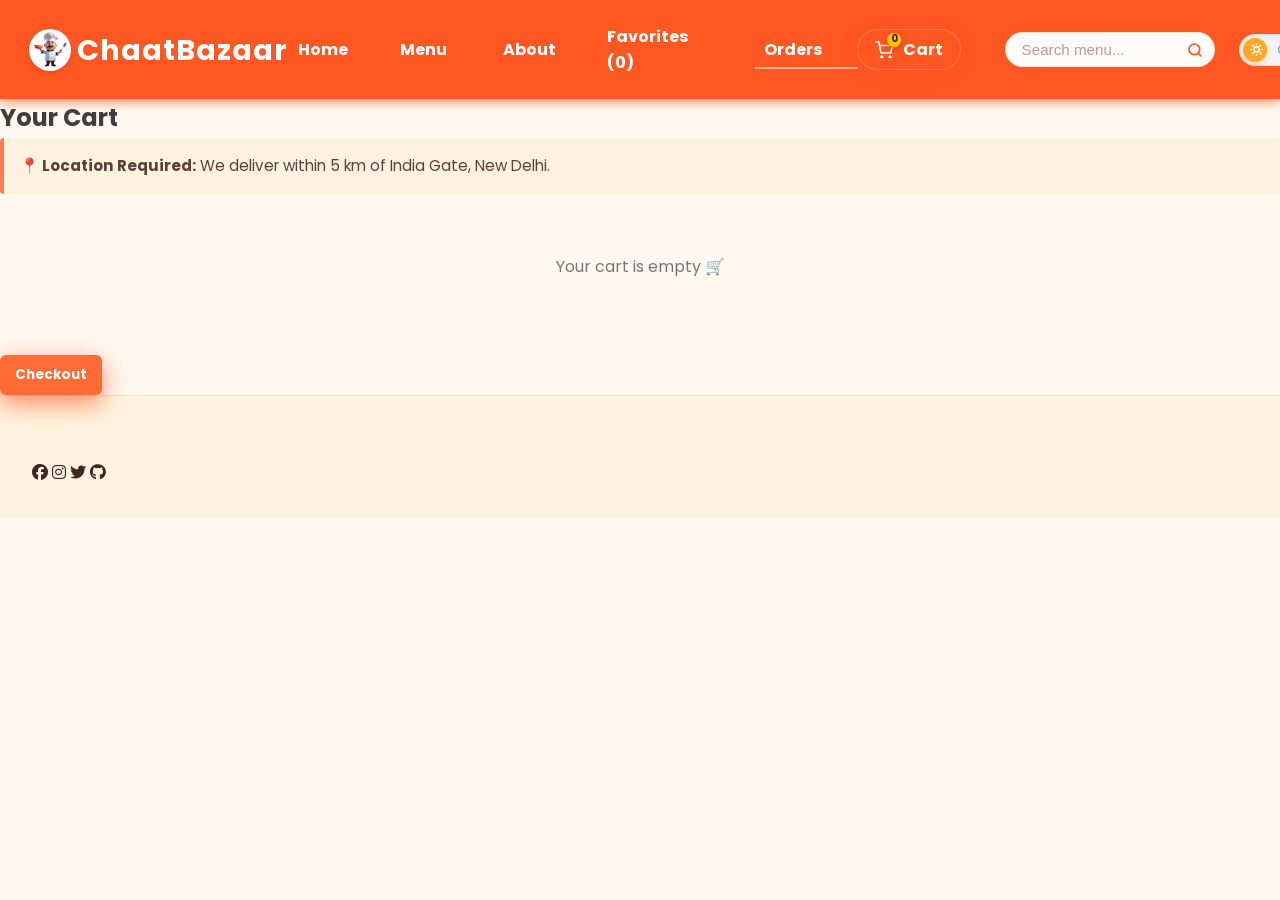
<file: cart.html>
<!DOCTYPE html>
<html lang="en">

<head>
  <meta charset="UTF-8">
  <meta name="viewport" content="width=device-width, initial-scale=1.0">
  <title>Cart - ChaatBazar</title>

  <link rel="stylesheet" href="https://cdnjs.cloudflare.com/ajax/libs/font-awesome/6.5.1/css/all.min.css" />
  <link rel="stylesheet" href="css/style.css">
  <link rel="stylesheet" href="css/delivery-tracker.css">
  <link rel="icon" href="favicon.png" type="image/png" />

  <style>
    .cart-item {
      display: flex;
      justify-content: space-between;
      align-items: center;
      padding: 12px;
      border-bottom: 1px solid #ddd;
    }

    .cart-controls button {
      margin: 0 4px;
      padding: 6px 10px;
      cursor: pointer;
      border: none;
      border-radius: 5px;
      background: #ff6b35;
      color: white;
    }

    #total-price {
      font-size: 20px;
      font-weight: bold;
      margin-top: 20px;
    }

    #checkout-btn {
      margin-top: 20px;
      padding: 10px 15px;
      background: #ff6b35;
      color: white;
      border: none;
      cursor: pointer;
      border-radius: 6px;
    }

    .empty-cart {
      text-align: center;
      color: #777;
      padding: 20px;
    }
  </style>
</head>

<body>

<header>
  <div class="header-inner container" role="banner">
    <a href="index.html" class="logo" aria-label="ChaatBazaar Home"><img src="img/logo.png" alt="ChaatBazaar Logo" class="navbar-logo-img" />ChaatBazaar</a>
    <nav role="navigation" aria-label="Primary Navigation">
      <a href="index.html" class="nav-link">Home</a>
      <div class="dropdown" tabindex="0" aria-haspopup="true" aria-expanded="false">
        <a href="menu.html" class="dropdown-toggle nav-link">Menu</a>
        <div class="dropdown-menu" role="menu" aria-label="Menu Categories">
          <a href="menu.html" role="menuitem" tabindex="-1" onclick="filterCategory('All')">All</a>
          <a href="menu.html" role="menuitem" tabindex="-1" onclick="filterCategory('Snacks')">Snacks</a>
          <a href="menu.html" role="menuitem" tabindex="-1" onclick="filterCategory('Chaat')">Chaat</a>
          <a href="menu.html" role="menuitem" tabindex="-1" onclick="filterCategory('Beverages')">Beverages</a>
        </div>
      </div>
      <a href="about.html" class="nav-link">About</a>
      <a href="favorites.html" class="nav-link">Favorites (<span id="fav-count">0</span>)</a>
      <a href="orders.html" class="nav-link">Orders</a>
      <a href="cart.html" class="nav-link cart-btn-modern active" id="cart-open-btn" aria-label="Cart">
        <span class="cart-icon-wrapper">
          <svg xmlns="http://www.w3.org/2000/svg" viewBox="0 0 24 24" fill="none" stroke="currentColor" stroke-width="2.2" stroke-linecap="round" stroke-linejoin="round" class="cart-svg-icon"><circle cx="9" cy="21" r="1"></circle><circle cx="20" cy="21" r="1"></circle><path d="M1 1h4l2.68 13.39a2 2 0 0 0 2 1.61h9.72a2 2 0 0 0 2-1.61L23 6H6"></path></svg>
          <span id="cart-count" class="cart-badge">0</span>
        </span>
        <span class="cart-text">Cart</span>
      </a>
      <div class="search-bar" role="search">
        <input type="search" placeholder="Search menu..." aria-label="Search menu" id="search-input" autocomplete="off" />
        <button aria-label="Search" id="search-btn">
          <svg xmlns="http://www.w3.org/2000/svg" viewBox="0 0 24 24" fill="none" stroke="currentColor" stroke-width="2.5" stroke-linecap="round" stroke-linejoin="round" class="search-svg"><circle cx="11" cy="11" r="8"></circle><line x1="21" y1="21" x2="16.65" y2="16.65"></line></svg>
        </button>
        <div class="search-suggestions" id="search-suggestions" style="display: none;"></div>
      </div>
      <button id="theme-toggle" class="theme-toggle" aria-label="Toggle Theme">
        <span class="theme-toggle-track">
          <span class="theme-toggle-icon sun-icon">
            <svg xmlns="http://www.w3.org/2000/svg" viewBox="0 0 24 24" fill="none" stroke="currentColor" stroke-linecap="round" stroke-linejoin="round"><circle cx="12" cy="12" r="5"></circle><line x1="12" y1="1" x2="12" y2="3"></line><line x1="12" y1="21" x2="12" y2="23"></line><line x1="4.22" y1="4.22" x2="5.64" y2="5.64"></line><line x1="18.36" y1="18.36" x2="19.78" y2="19.78"></line><line x1="1" y1="12" x2="3" y2="12"></line><line x1="21" y1="12" x2="23" y2="12"></line><line x1="4.22" y1="19.78" x2="5.64" y2="18.36"></line><line x1="18.36" y1="5.64" x2="19.78" y2="4.22"></line></svg>
          </span>
          <span class="theme-toggle-icon moon-icon">
            <svg xmlns="http://www.w3.org/2000/svg" viewBox="0 0 24 24" fill="none" stroke="currentColor" stroke-linecap="round" stroke-linejoin="round"><path d="M21 12.79A9 9 0 1 1 11.21 3 7 7 0 0 0 21 12.79z"></path></svg>
          </span>
          <span class="theme-toggle-thumb"></span>
        </span>
      </button>
      <div id="authNavItem" class="auth-nav-item">
        <a href="login.html" class="login-btn-nav">Login</a>
      </div>
    </nav>
  </div>
</header>

<section class="cart-page">
  <h1>Your Cart</h1>

  <div class="delivery-info" style="background:#fff3e0;border-left:4px solid #FF7B54;padding:1rem;margin-bottom:1.5rem;border-radius:4px;">
    <p style="margin:0;color:#5d4037;font-size:0.95rem;">
      <strong>📍 Location Required:</strong> We deliver within 5 km of India Gate, New Delhi.
    </p>
  </div>

  <div id="cart-items"></div>

  <p id="total-price"></p>

  <button id="checkout-btn">Checkout</button>
</section>

<footer>
  <div class="social-icons">
    <a href="#"><i class="fa-brands fa-facebook"></i></a>
    <a href="#"><i class="fa-brands fa-instagram"></i></a>
    <a href="#"><i class="fa-brands fa-twitter"></i></a>
    <a href="#"><i class="fa-brands fa-github"></i></a>
  </div>
</footer>

<!-- ================= CART MANAGER (IMPORTANT: LOAD FIRST) ================= -->
<script src="js/cart-manager.js"></script>

<!-- ================= CART UI LOGIC ================= -->
<script>
  function renderCart() {
    const container = document.getElementById("cart-items");
    const totalEl = document.getElementById("total-price");

    const items = window.cartManager.getItems();

    container.innerHTML = "";

    if (!items || items.length === 0) {
      container.innerHTML = `<p class="empty-cart">Your cart is empty 🛒</p>`;
      totalEl.innerText = "";
      return;
    }

    items.forEach((cartItem) => {
      container.innerHTML += `
        <div class="cart-item">

          <div>
            <b>${cartItem.item.name}</b><br/>
            <small>₹${cartItem.item.price} × ${cartItem.quantity}</small>
          </div>

          <div class="cart-controls">
            <button onclick="window.cartManager.decreaseQuantity('${cartItem.item.id}')">-</button>
            <button onclick="window.cartManager.increaseQuantity('${cartItem.item.id}')">+</button>
            <button onclick="window.cartManager.removeItem('${cartItem.item.id}')">Remove</button>
          </div>

        </div>
      `;
    });

    totalEl.innerText =
      "Total: ₹" + window.cartManager.getTotalPrice();
  }

  // Initial render
  window.addEventListener("load", renderCart);

  // Live update when cart changes
  window.cartManager.subscribe(renderCart);
</script>

<!-- Optional scripts -->
<script src="js/accessibility.js"></script>
<script src="js/geolocation.js"></script>
<script src="js/sanitization.js"></script>
<script src="js/loyalty.js"></script>
<script src="js/translations.js"></script>
<script src="js/i18n.js"></script>
<script src="js/main.js"></script>
<script src="js/delivery-tracker.js"></script>

</body>
</html>
</file>
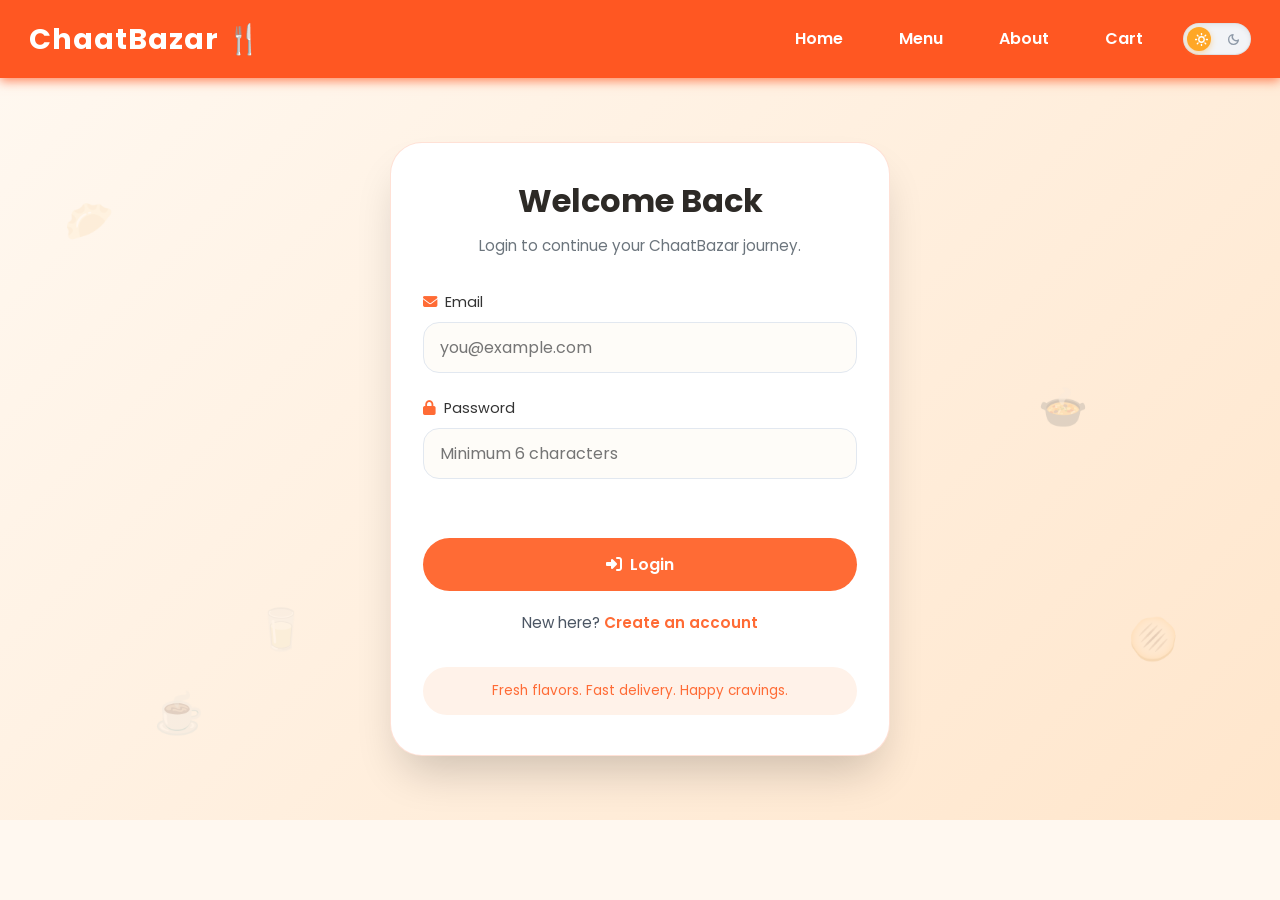
<file: dashboard.html>
<!DOCTYPE html>
<html lang="en">
<head>
  <meta charset="UTF-8" />
  <meta name="viewport" content="width=device-width, initial-scale=1.0" />
  <title>Dashboard | ChaatBazar</title>
  <link rel="preconnect" href="https://fonts.googleapis.com" />
  <link rel="preconnect" href="https://fonts.gstatic.com" crossorigin />
  <link href="https://fonts.googleapis.com/css2?family=Poppins:wght@400;500;600;700&display=swap" rel="stylesheet" />
  <link rel="stylesheet" href="https://cdnjs.cloudflare.com/ajax/libs/font-awesome/6.5.1/css/all.min.css" />
  <link rel="stylesheet" href="css/style.css" />
  <link rel="stylesheet" href="css/auth.css" />
  <link rel="icon" href="favicon.png" type="image/png" />
</head>
<body data-page-type="dashboard">
  <header>
    <div class="header-inner container" role="banner">
      <a href="index.html" class="logo" aria-label="ChaatBazar Home">ChaatBazar 🍴</a>
      <nav role="navigation" aria-label="Primary Navigation">
        <a href="index.html" class="nav-link">Home</a>
        <a href="menu.html" class="nav-link">Menu</a>
        <a href="index.html#about" class="nav-link">About</a>
        <a href="orders.html" class="nav-link">Orders</a>
        <a href="cart.html" class="nav-link">Cart</a>
        <button id="theme-toggle" class="theme-toggle" aria-label="Toggle Theme">
          <span class="theme-toggle-track">
            <span class="theme-toggle-icon sun-icon">
              <svg xmlns="http://www.w3.org/2000/svg" viewBox="0 0 24 24" fill="none" stroke="currentColor" stroke-linecap="round" stroke-linejoin="round"><circle cx="12" cy="12" r="5"></circle><line x1="12" y1="1" x2="12" y2="3"></line><line x1="12" y1="21" x2="12" y2="23"></line><line x1="4.22" y1="4.22" x2="5.64" y2="5.64"></line><line x1="18.36" y1="18.36" x2="19.78" y2="19.78"></line><line x1="1" y1="12" x2="3" y2="12"></line><line x1="21" y1="12" x2="23" y2="12"></line><line x1="4.22" y1="19.78" x2="5.64" y2="18.36"></line><line x1="18.36" y1="5.64" x2="19.78" y2="4.22"></line></svg>
            </span>
            <span class="theme-toggle-icon moon-icon">
              <svg xmlns="http://www.w3.org/2000/svg" viewBox="0 0 24 24" fill="none" stroke="currentColor" stroke-linecap="round" stroke-linejoin="round"><path d="M21 12.79A9 9 0 1 1 11.21 3 7 7 0 0 0 21 12.79z"></path></svg>
            </span>
            <span class="theme-toggle-thumb"></span>
          </span>
        </button>
        <div id="authNavItem" class="auth-nav-item">
          <a href="login.html" class="login-btn-nav">Login</a>
        </div>
      </nav>
    </div>
  </header>

  <main class="auth-main" role="main" aria-label="Dashboard page">
    <div class="food-animation-bg" aria-hidden="true">
      <span class="floating-food samosa">🥟</span>
      <span class="floating-food pani-puri">🫓</span>
      <span class="floating-food chaat">🍲</span>
      <span class="floating-food chai">☕</span>
      <span class="floating-food lassi">🥛</span>
    </div>

    <section class="auth-wrapper">
      <div class="dashboard-card">
        <div class="dashboard-page-header">
          <div class="dashboard-eyebrow">Dashboard</div>
          <h2>Dashboard - Coming Soon</h2>
          <p>Hi, <span id="dashboard-user-name">User</span>.</p>
        </div>

        <div class="dashboard-message">
          <strong>Coming Soon:</strong> this area will hold order history, saved preferences, rewards, and quick actions for your account.
        </div>

        <div class="profile-actions">
          <a href="profile.html" class="profile-action-link">View Profile</a>
          <a href="index.html" class="profile-action-link secondary">Back to Home</a>
        </div>
      </div>
    </section>
  </main>

  <script src="js/auth.js"></script>
</body>
</html>
</file>
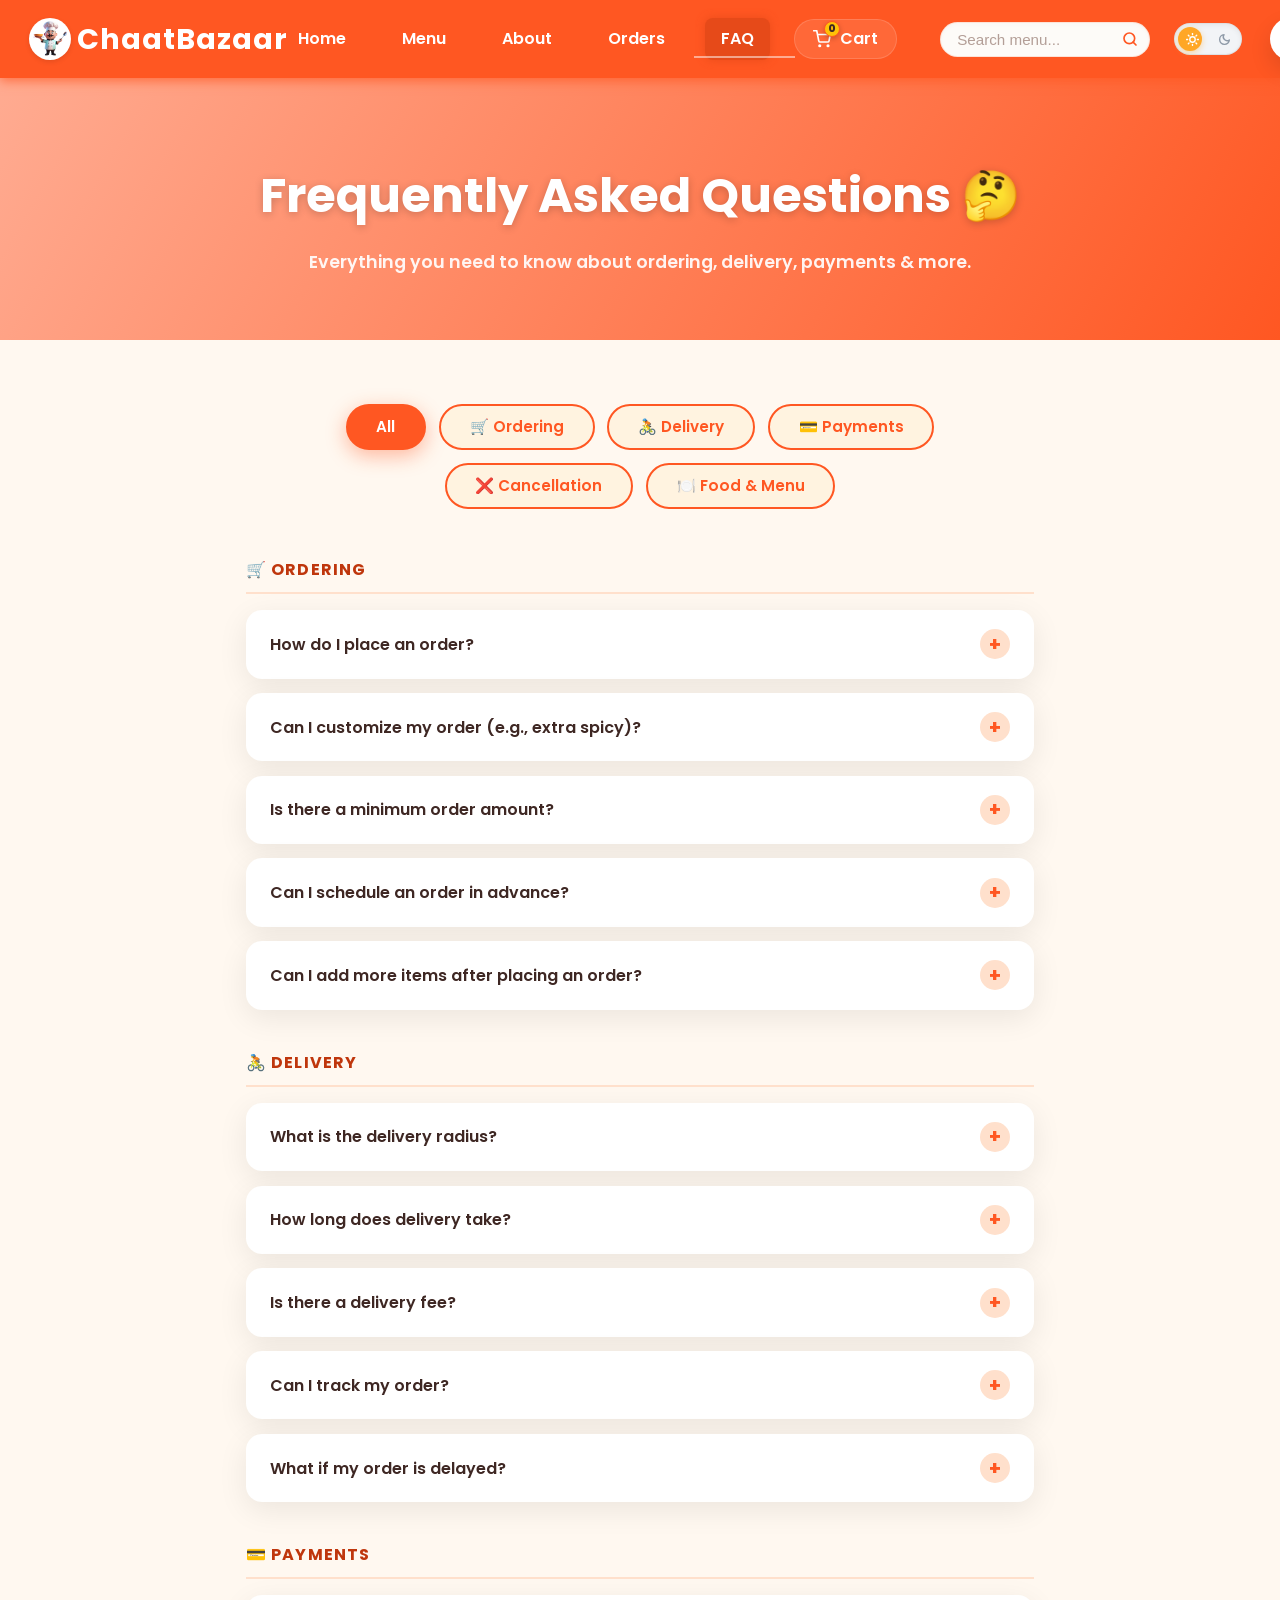
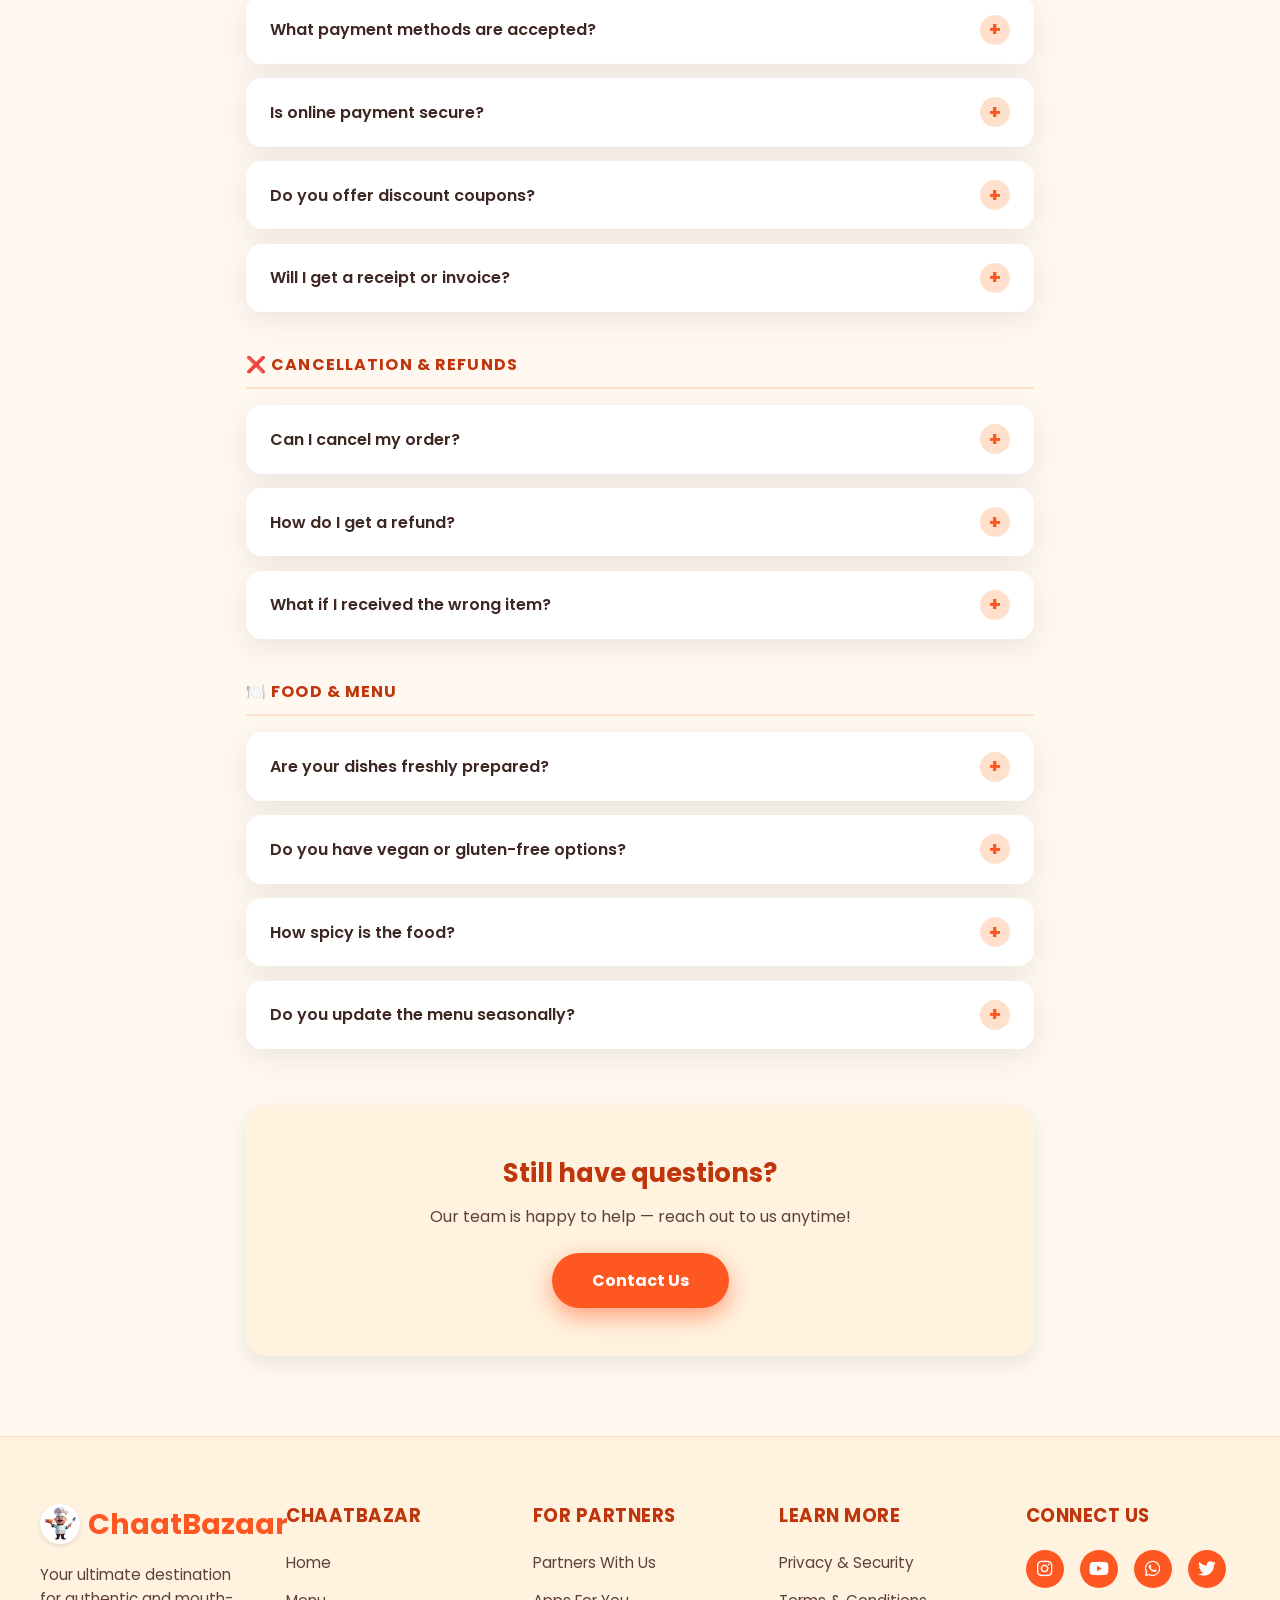
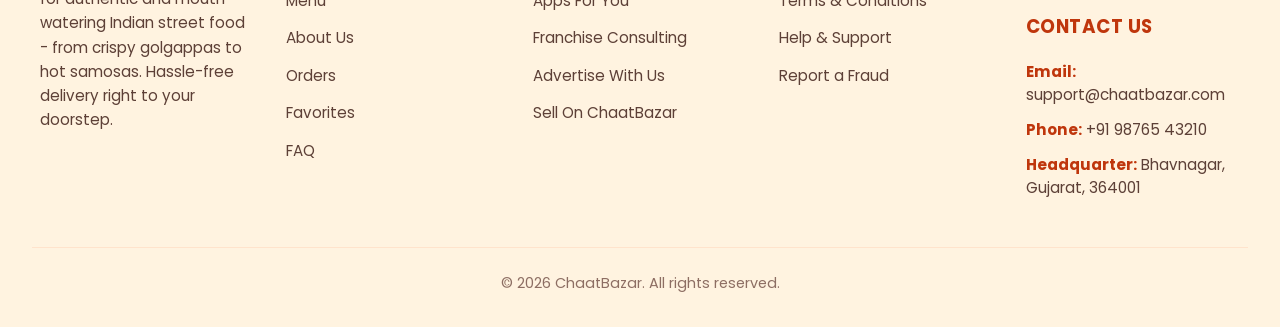
<file: faq.html>
<!DOCTYPE html>
<html lang="en">
<head>
  <meta charset="UTF-8" />
  <meta name="viewport" content="width=device-width, initial-scale=1" />
  <title>FAQ - ChaatBazaar</title>
  <meta name="description" content="Frequently asked questions about ChaatBazaar – ordering, delivery, payments, cancellation, and more." />

  <!-- Same fonts & icons as rest of site -->
  <link href="https://fonts.googleapis.com/css2?family=Poppins:wght@400;600;700&display=swap" rel="stylesheet" />
  <link rel="stylesheet" href="https://cdnjs.cloudflare.com/ajax/libs/font-awesome/6.5.1/css/all.min.css" />
  <link rel="stylesheet" href="css/style.css" />
  <link rel="icon" href="img/logo.png" type="image/png" />

  <style>
    /* ── FAQ Hero (mirrors .hero gradient, same palette) ── */
    .faq-hero {
      background: linear-gradient(120deg, #ffab91, #ff5722);
      color: #fff;
      text-align: center;
      padding: 5rem 1rem 4rem;
    }
    .faq-hero h1 {
      font-size: clamp(2rem, 5vw, 3rem);
      font-weight: 700;
      margin-bottom: 0.8rem;
      text-shadow: 0 2px 8px rgba(0,0,0,0.2);
    }
    .faq-hero p {
      font-size: 1.1rem;
      font-weight: 600;
      opacity: 0.92;
      margin: 0;
    }

    /* ── Page wrapper ── */
    .faq-page {
      max-width: 820px;
      margin: 0 auto;
      padding: 4rem 1rem 5rem;
    }

    /* ── Category tabs (same pill style as .filter-btn) ── */
    .faq-tabs {
      display: flex;
      flex-wrap: wrap;
      gap: 0.8rem;
      justify-content: center;
      margin-bottom: 3rem;
    }
    .faq-tab {
      background: #fff3e0;
      border: 2px solid #ff5722;
      color: #ff5722;
      padding: 0.6rem 1.8rem;
      border-radius: 50px;
      font-weight: 600;
      font-size: 0.95rem;
      font-family: 'Poppins', sans-serif;
      cursor: pointer;
      transition: all 0.3s ease;
    }
    .faq-tab.active,
    .faq-tab:hover {
      background: #ff5722;
      color: #fff;
      box-shadow: 0 6px 20px rgba(255,87,34,0.4);
    }

    /* ── Category heading ── */
    .faq-category { margin-bottom: 2.5rem; }
    .faq-category-title {
      font-size: 1rem;
      font-weight: 700;
      color: #bf360c;
      text-transform: uppercase;
      letter-spacing: 0.07em;
      margin-bottom: 1rem;
      padding-bottom: 0.6rem;
      border-bottom: 2px solid #ffe0cc;
    }

    /* ── Accordion item (matches .card shadow/radius language) ── */
    .faq-item {
      background: #fff;
      border-radius: 16px;
      box-shadow: 0 8px 30px rgba(0,0,0,0.08);
      margin-bottom: 0.9rem;
      overflow: hidden;
      transition: box-shadow 0.3s ease, transform 0.3s ease;
    }
    .faq-item:hover {
      box-shadow: 0 12px 35px rgba(255,87,34,0.12);
      transform: translateY(-2px);
    }

    /* ── Question button ── */
    .faq-question {
      width: 100%;
      background: none;
      border: none;
      padding: 1.2rem 1.5rem;
      text-align: left;
      font-family: 'Poppins', sans-serif;
      font-size: 1rem;
      font-weight: 600;
      color: #3e2723;
      cursor: pointer;
      display: flex;
      justify-content: space-between;
      align-items: center;
      gap: 1rem;
      transition: background 0.2s ease;
    }
    .faq-question:hover { background: #fff8f5; }

    .faq-icon {
      flex-shrink: 0;
      width: 30px;
      height: 30px;
      border-radius: 50%;
      background: #ffe0cc;
      display: flex;
      align-items: center;
      justify-content: center;
      font-size: 1.2rem;
      color: #ff5722;
      font-weight: 700;
      transition: transform 0.35s ease, background 0.25s ease, color 0.25s ease;
    }
    .faq-item.open .faq-icon {
      transform: rotate(45deg);
      background: #ff5722;
      color: #fff;
    }

    /* ── Answer panel ── */
    .faq-answer {
      max-height: 0;
      overflow: hidden;
      padding: 0 1.5rem;
      transition: max-height 0.4s ease, padding 0.25s ease;
      font-size: 0.97rem;
      color: #5d4037;
      line-height: 1.75;
    }
    .faq-item.open .faq-answer {
      max-height: 500px;
      padding: 0 1.5rem 1.3rem;
    }

    /* ── CTA box (matches .team-member card feel) ── */
    .faq-cta {
      margin-top: 3.5rem;
      background: #fff3e0;
      border-radius: 20px;
      box-shadow: 0 8px 20px rgba(0,0,0,0.08);
      padding: 3rem 2rem;
      text-align: center;
    }
    .faq-cta h2 {
      font-size: 1.6rem;
      font-weight: 700;
      color: #bf360c;
      margin-bottom: 0.6rem;
    }
    .faq-cta p {
      color: #5d4037;
      margin-bottom: 1.5rem;
      font-size: 1rem;
    }
    .faq-cta a {
      display: inline-block;
      background: #ff5722;
      color: #fff;
      padding: 0.9rem 2.5rem;
      border-radius: 50px;
      font-weight: 700;
      font-size: 1rem;
      text-decoration: none;
      box-shadow: 0 8px 25px rgba(255,87,34,0.55);
      transition: background 0.3s ease, transform 0.2s ease;
    }
    .faq-cta a:hover {
      background: #e64a19;
      transform: translateY(-2px);
      box-shadow: 0 10px 30px rgba(230,74,25,0.7);
    }

    /* ── Responsive ── */
    @media (max-width: 600px) {
      .faq-tabs { gap: 0.5rem; }
      .faq-tab  { padding: 0.5rem 1.2rem; font-size: 0.88rem; }
      .faq-question { font-size: 0.93rem; padding: 1rem 1.1rem; }
      .faq-answer   { padding: 0 1.1rem; }
      .faq-item.open .faq-answer { padding: 0 1.1rem 1rem; }
    }
  </style>
</head>
<body>

<!-- ═══════════ HEADER (exact copy from orders.html) ═══════════ -->
<header>
  <div class="header-inner container" role="banner">
    <a href="index.html" class="logo" aria-label="ChaatBazaar Home"><img src="img/logo.png" alt="ChaatBazaar Logo" class="navbar-logo-img" />ChaatBazaar</a>
    <nav role="navigation" aria-label="Primary Navigation">
      <a href="index.html" class="nav-link">Home</a>
      <div class="dropdown" tabindex="0" aria-haspopup="true" aria-expanded="false">
        <a href="menu.html" class="dropdown-toggle nav-link">Menu</a>
        <div class="dropdown-menu" role="menu" aria-label="Menu Categories">
          <a href="menu.html?filter=All#filters" role="menuitem" tabindex="-1" class="menu-filter" data-filter="All">All</a>
          <a href="menu.html?filter=Snacks#filters" role="menuitem" tabindex="-1" class="menu-filter" data-filter="Snacks">Snacks</a>
          <a href="menu.html?filter=Chaat#filters" role="menuitem" tabindex="-1" class="menu-filter" data-filter="Chaat">Chaat</a>
          <a href="menu.html?filter=Beverages#filters" role="menuitem" tabindex="-1" class="menu-filter" data-filter="Beverages">Beverages</a>
        </div>
      </div>
      <a href="about.html" class="nav-link">About</a>
      <a href="orders.html">Orders</a>
      <a href="faq.html" class="nav-link active">FAQ</a>
      <a href="cart.html" class="nav-link cart-btn-modern" id="cart-open-btn" aria-label="Cart">
        <span class="cart-icon-wrapper">
          <svg xmlns="http://www.w3.org/2000/svg" viewBox="0 0 24 24" fill="none" stroke="currentColor" stroke-width="2.2" stroke-linecap="round" stroke-linejoin="round" class="cart-svg-icon"><circle cx="9" cy="21" r="1"></circle><circle cx="20" cy="21" r="1"></circle><path d="M1 1h4l2.68 13.39a2 2 0 0 0 2 1.61h9.72a2 2 0 0 0 2-1.61L23 6H6"></path></svg>
          <span id="cart-count" class="cart-badge">0</span>
        </span>
        <span class="cart-text">Cart</span>
      </a>
      <div class="search-bar" role="search">
        <input type="search" placeholder="Search menu..." aria-label="Search menu" id="search-input" autocomplete="off" />
        <button aria-label="Search" id="search-btn">
          <svg xmlns="http://www.w3.org/2000/svg" viewBox="0 0 24 24" fill="none" stroke="currentColor" stroke-width="2.5" stroke-linecap="round" stroke-linejoin="round" class="search-svg"><circle cx="11" cy="11" r="8"></circle><line x1="21" y1="21" x2="16.65" y2="16.65"></line></svg>
        </button>
        <div class="search-suggestions" id="search-suggestions" style="display:none;"></div>
      </div>
      <button id="theme-toggle" class="theme-toggle" aria-label="Toggle Theme">
        <span class="theme-toggle-track">
          <span class="theme-toggle-icon sun-icon">
            <svg xmlns="http://www.w3.org/2000/svg" viewBox="0 0 24 24" fill="none" stroke="currentColor" stroke-linecap="round" stroke-linejoin="round"><circle cx="12" cy="12" r="5"></circle><line x1="12" y1="1" x2="12" y2="3"></line><line x1="12" y1="21" x2="12" y2="23"></line><line x1="4.22" y1="4.22" x2="5.64" y2="5.64"></line><line x1="18.36" y1="18.36" x2="19.78" y2="19.78"></line><line x1="1" y1="12" x2="3" y2="12"></line><line x1="21" y1="12" x2="23" y2="12"></line><line x1="4.22" y1="19.78" x2="5.64" y2="18.36"></line><line x1="18.36" y1="5.64" x2="19.78" y2="4.22"></line></svg>
          </span>
          <span class="theme-toggle-icon moon-icon">
            <svg xmlns="http://www.w3.org/2000/svg" viewBox="0 0 24 24" fill="none" stroke="currentColor" stroke-linecap="round" stroke-linejoin="round"><path d="M21 12.79A9 9 0 1 1 11.21 3 7 7 0 0 0 21 12.79z"></path></svg>
          </span>
          <span class="theme-toggle-thumb"></span>
        </span>
      </button>
      <div id="authNavItem" class="auth-nav-item">
        <a href="login.html" class="login-btn-nav">Login</a>
      </div>
    </nav>
  </div>
</header>

<!-- ═══════════ HERO ═══════════ -->
<section class="faq-hero" role="region" aria-label="FAQ Hero">
  <h1>Frequently Asked Questions 🤔</h1>
  <p>Everything you need to know about ordering, delivery, payments & more.</p>
</section>

<!-- ═══════════ FAQ CONTENT ═══════════ -->
<main class="faq-page">

  <!-- Category filter tabs -->
  <div class="faq-tabs" role="toolbar" aria-label="Filter FAQ categories">
    <button class="faq-tab active" data-filter="all">All</button>
    <button class="faq-tab" data-filter="ordering">🛒 Ordering</button>
    <button class="faq-tab" data-filter="delivery">🚴 Delivery</button>
    <button class="faq-tab" data-filter="payments">💳 Payments</button>
    <button class="faq-tab" data-filter="cancellation">❌ Cancellation</button>
    <button class="faq-tab" data-filter="food">🍽️ Food & Menu</button>
  </div>

  <!-- ── ORDERING ── -->
  <div class="faq-category" data-cat="ordering">
    <h2 class="faq-category-title">🛒 Ordering</h2>

    <div class="faq-item">
      <button class="faq-question">How do I place an order?<span class="faq-icon">+</span></button>
      <div class="faq-answer">Browse our menu, click <strong>Add</strong> on any item you love, then hit <strong>Checkout</strong> from the cart. Fill in your delivery details and confirm — hot street food is on its way!</div>
    </div>

    <div class="faq-item">
      <button class="faq-question">Can I customize my order (e.g., extra spicy)?<span class="faq-icon">+</span></button>
      <div class="faq-answer">Yes! Add a note in the <strong>Special Instructions</strong> field at checkout. Our chefs will do their best to accommodate your preferences.</div>
    </div>

    <div class="faq-item">
      <button class="faq-question">Is there a minimum order amount?<span class="faq-icon">+</span></button>
      <div class="faq-answer">Yes, the minimum order amount is <strong>₹50</strong>. This helps us ensure quality delivery service every time.</div>
    </div>

    <div class="faq-item">
      <button class="faq-question">Can I schedule an order in advance?<span class="faq-icon">+</span></button>
      <div class="faq-answer">Currently we only accept real-time orders. Scheduled ordering is coming soon — subscribe to our newsletter for updates!</div>
    </div>

    <div class="faq-item">
      <button class="faq-question">Can I add more items after placing an order?<span class="faq-icon">+</span></button>
      <div class="faq-answer">Once an order is placed and the kitchen starts preparing it, changes are not possible. You can always place a new order for additional items.</div>
    </div>
  </div>

  <!-- ── DELIVERY ── -->
  <div class="faq-category" data-cat="delivery">
    <h2 class="faq-category-title">🚴 Delivery</h2>

    <div class="faq-item">
      <button class="faq-question">What is the delivery radius?<span class="faq-icon">+</span></button>
      <div class="faq-answer">We deliver within a <strong>5 km radius</strong> of our kitchen. Enter your pincode at checkout to check if your area is covered.</div>
    </div>

    <div class="faq-item">
      <button class="faq-question">How long does delivery take?<span class="faq-icon">+</span></button>
      <div class="faq-answer">Most orders arrive in <strong>20–35 minutes</strong>. This may vary based on distance, traffic, and order volume during peak hours.</div>
    </div>

    <div class="faq-item">
      <button class="faq-question">Is there a delivery fee?<span class="faq-icon">+</span></button>
      <div class="faq-answer">Delivery is <strong>FREE</strong> for orders above ₹150. A small fee of <strong>₹20</strong> applies for orders below ₹150.</div>
    </div>

    <div class="faq-item">
      <button class="faq-question">Can I track my order?<span class="faq-icon">+</span></button>
      <div class="faq-answer">Yes! Once confirmed, visit the <a href="orders.html" style="color:#ff5722;font-weight:600;">Orders page</a> for live status: <em>Placed → Preparing → Out for Delivery → Delivered</em>.</div>
    </div>

    <div class="faq-item">
      <button class="faq-question">What if my order is delayed?<span class="faq-icon">+</span></button>
      <div class="faq-answer">If your order exceeds the estimated time by more than 15 minutes, please contact us via the Contact form. We'll update you immediately and may offer a discount on your next order.</div>
    </div>
  </div>

  <!-- ── PAYMENTS ── -->
  <div class="faq-category" data-cat="payments">
    <h2 class="faq-category-title">💳 Payments</h2>

    <div class="faq-item">
      <button class="faq-question">What payment methods are accepted?<span class="faq-icon">+</span></button>
      <div class="faq-answer">We accept <strong>UPI</strong> (GPay, PhonePe, Paytm), credit/debit cards, net banking, and <strong>Cash on Delivery (COD)</strong>. More options are coming soon!</div>
    </div>

    <div class="faq-item">
      <button class="faq-question">Is online payment secure?<span class="faq-icon">+</span></button>
      <div class="faq-answer">Absolutely. All transactions are SSL-encrypted and processed through trusted payment gateways. We never store your card details.</div>
    </div>

    <div class="faq-item">
      <button class="faq-question">Do you offer discount coupons?<span class="faq-icon">+</span></button>
      <div class="faq-answer">Yes! Use code <strong>FIRST20</strong> for 20% off your first order, or <strong>CHAAT10</strong> for 10% off any order above ₹100. Subscribe to our newsletter for more exclusive deals.</div>
    </div>

    <div class="faq-item">
      <button class="faq-question">Will I get a receipt or invoice?<span class="faq-icon">+</span></button>
      <div class="faq-answer">A digital receipt is emailed after every successful order. You can also find your full order history on the <a href="orders.html" style="color:#ff5722;font-weight:600;">Orders page</a>.</div>
    </div>
  </div>

  <!-- ── CANCELLATION ── -->
  <div class="faq-category" data-cat="cancellation">
    <h2 class="faq-category-title">❌ Cancellation & Refunds</h2>

    <div class="faq-item">
      <button class="faq-question">Can I cancel my order?<span class="faq-icon">+</span></button>
      <div class="faq-answer">You can cancel within <strong>2 minutes</strong> of placing the order. Once the kitchen begins preparing your food, cancellations are not possible.</div>
    </div>

    <div class="faq-item">
      <button class="faq-question">How do I get a refund?<span class="faq-icon">+</span></button>
      <div class="faq-answer">Refunds for eligible cancellations or wrong/missing items are processed within <strong>3–5 business days</strong> to your original payment method.</div>
    </div>

    <div class="faq-item">
      <button class="faq-question">What if I received the wrong item?<span class="faq-icon">+</span></button>
      <div class="faq-answer">We're sorry! Contact us within <strong>30 minutes</strong> of delivery with a photo. We'll either redeliver the correct item or issue a full refund.</div>
    </div>
  </div>

  <!-- ── FOOD & MENU ── -->
  <div class="faq-category" data-cat="food">
    <h2 class="faq-category-title">🍽️ Food & Menu</h2>

    <div class="faq-item">
      <button class="faq-question">Are your dishes freshly prepared?<span class="faq-icon">+</span></button>
      <div class="faq-answer">Yes! Every item is prepared fresh <strong>after your order is placed</strong>. We never use pre-packaged or frozen food.</div>
    </div>

    <div class="faq-item">
      <button class="faq-question">Do you have vegan or gluten-free options?<span class="faq-icon">+</span></button>
      <div class="faq-answer">Yes! Look for the <strong>🌱 Vegan</strong> and <strong>🌾 Gluten-Free</strong> badges on menu cards, or use the dietary filter on the <a href="menu.html" style="color:#ff5722;font-weight:600;">Menu page</a>.</div>
    </div>

    <div class="faq-item">
      <button class="faq-question">How spicy is the food?<span class="faq-icon">+</span></button>
      <div class="faq-answer">Each item shows a spice indicator (🌶️ Low / 🌶️🌶️ Medium / 🌶️🌶️🌶️ High). Use the Spice Level filter on the Menu page to find dishes matching your preference.</div>
    </div>

    <div class="faq-item">
      <button class="faq-question">Do you update the menu seasonally?<span class="faq-icon">+</span></button>
      <div class="faq-answer">Yes! We refresh our specials regularly based on seasonal ingredients and festive occasions. Check the <strong>Today's Specials</strong> section on the homepage for the latest additions.</div>
    </div>
  </div>

  <!-- ── Still have questions CTA ── -->
  <div class="faq-cta" role="complementary" aria-label="Contact us">
    <h2>Still have questions?</h2>
    <p>Our team is happy to help — reach out to us anytime!</p>
    <a href="index.html#about">Contact Us</a>
  </div>

</main>

<!-- ═══════════ FOOTER (exact match) ═══════════ -->
<footer>
  <div class="footer-container">
    <div class="footer-column brand-col">
      <div class="footer-brand"><img src="img/logo.png" alt="ChaatBazaar Logo" class="footer-logo-img" />ChaatBazaar</div>
      <p class="footer-desc">Your ultimate destination for authentic and mouth-watering Indian street food - from crispy golgappas to hot samosas. Hassle-free delivery right to your doorstep.</p>
    </div>
    
    <div class="footer-column">
      <h3>ChaatBazar</h3>
      <ul class="footer-links">
        <li><a href="index.html">Home</a></li>
        <li><a href="menu.html">Menu</a></li>
        <li><a href="about.html">About Us</a></li>
        <li><a href="orders.html">Orders</a></li>
        <li><a href="favorites.html">Favorites</a></li>
        <li><a href="faq.html">FAQ</a></li>
      </ul>
    </div>
    
    <div class="footer-column">
      <h3>For Partners</h3>
      <ul class="footer-links">
        <li><a href="#">Partners With Us</a></li>
        <li><a href="#">Apps For You</a></li>
        <li><a href="#">Franchise Consulting</a></li>
        <li><a href="#">Advertise With Us</a></li>
        <li><a href="#">Sell On ChaatBazar</a></li>
      </ul>
    </div>
    
    <div class="footer-column">
      <h3>Learn More</h3>
      <ul class="footer-links">
        <li><a href="#">Privacy & Security</a></li>
        <li><a href="#">Terms & Conditions</a></li>
        <li><a href="#">Help & Support</a></li>
        <li><a href="#">Report a Fraud</a></li>
      </ul>
    </div>
    
    <div class="footer-column">
      <div class="footer-social-wrapper">
        <h3>Connect Us</h3>
        <div class="footer-social-icons">
          <a href="https://instagram.com" target="_blank" rel="noopener noreferrer" aria-label="Instagram"><i class="fa-brands fa-instagram"></i></a>
          <a href="https://youtube.com" target="_blank" rel="noopener noreferrer" aria-label="YouTube"><i class="fa-brands fa-youtube"></i></a>
          <a href="https://whatsapp.com" target="_blank" rel="noopener noreferrer" aria-label="WhatsApp"><i class="fa-brands fa-whatsapp"></i></a>
          <a href="https://twitter.com" target="_blank" rel="noopener noreferrer" aria-label="Twitter"><i class="fa-brands fa-twitter"></i></a>
        </div>
      </div>
      <h3>Contact Us</h3>
      <ul class="footer-contact-info">
        <li><strong>Email:</strong> support@chaatbazar.com</li>
        <li><strong>Phone:</strong> +91 98765 43210</li>
        <li><strong>Headquarter:</strong> Bhavnagar, Gujarat, 364001</li>
      </ul>
    </div>
  </div>
  <div class="footer-bottom">
    <p>&copy; 2026 ChaatBazar. All rights reserved.</p>
  </div>
</footer>

<script src="js/cart-manager.js"></script>
<script src="js/recently-viewed.js"></script>
<script src="js/delivery-tracker.js"></script>
<script src="js/geolocation.js"></script>
<script src="js/sanitization.js"></script>
<script src="js/main.js"></script>
<script src="js/auth.js"></script>
<script>
  // ── Accordion ──
  document.querySelectorAll('.faq-question').forEach(btn => {
    btn.addEventListener('click', () => {
      const item = btn.closest('.faq-item');
      const isOpen = item.classList.contains('open');
      document.querySelectorAll('.faq-item.open').forEach(el => el.classList.remove('open'));
      if (!isOpen) item.classList.add('open');
    });
  });

  // ── Category tab filter ──
  document.querySelectorAll('.faq-tab').forEach(tab => {
    tab.addEventListener('click', () => {
      document.querySelectorAll('.faq-tab').forEach(t => t.classList.remove('active'));
      tab.classList.add('active');

      const filter = tab.dataset.filter;
      document.querySelectorAll('.faq-category').forEach(cat => {
        cat.style.display = (filter === 'all' || cat.dataset.cat === filter) ? 'block' : 'none';
      });

      // Close open items when switching category
      document.querySelectorAll('.faq-item.open').forEach(el => el.classList.remove('open'));
    });
  });
</script>
</body>
</html>
</file>
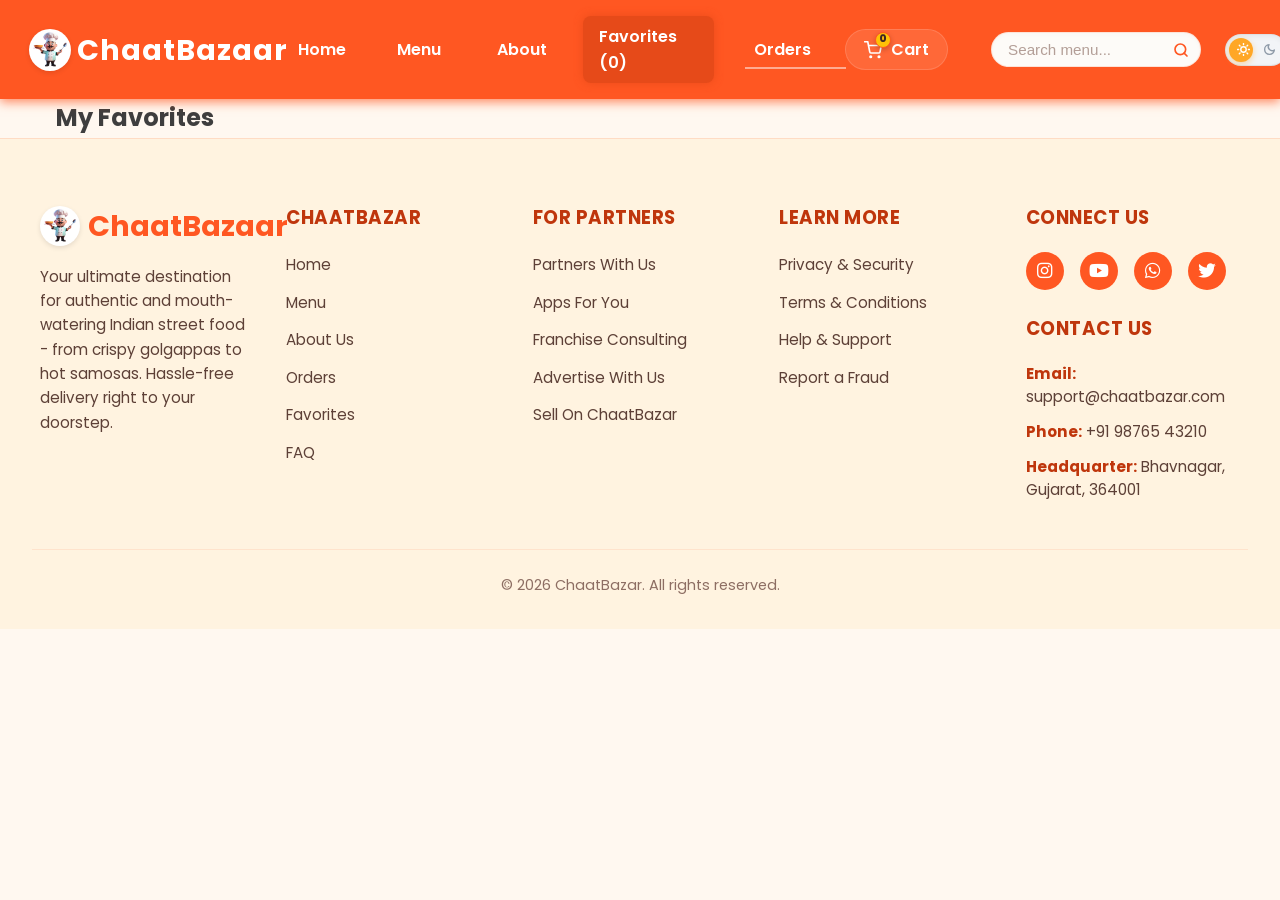
<file: favorites.html>
<!DOCTYPE html>
<html lang="en">

<head>
  <meta charset="UTF-8">
  <meta name="viewport" content="width=device-width, initial-scale=1.0">
  <title>My Favorites - ChaatBazar</title>

  <!-- Google Fonts -->
  <link href="https://fonts.googleapis.com/css2?family=Poppins:wght@400;600;700&display=swap" rel="stylesheet" />
  <link rel="stylesheet" href="css/style.css">
  <link rel="stylesheet" href="https://cdnjs.cloudflare.com/ajax/libs/font-awesome/6.5.1/css/all.min.css">
  <link rel="icon" href="img/logo.png" type="image/png" />
</head>

<body>
  <header>
    <div class="header-inner container" role="banner">
      <a href="index.html" class="logo" aria-label="ChaatBazaar Home"><img src="img/logo.png" alt="ChaatBazaar Logo" class="navbar-logo-img" />ChaatBazaar</a>
      <nav role="navigation" aria-label="Primary Navigation">
        <a href="index.html" class="nav-link">Home</a>
        <div class="dropdown" tabindex="0" aria-haspopup="true" aria-expanded="false">
          <a href="menu.html" class="dropdown-toggle nav-link">Menu</a>
          <div class="dropdown-menu" role="menu" aria-label="Menu Categories">
            <a href="menu.html?filter=All#filters" role="menuitem" tabindex="-1" class="menu-filter" data-filter="All">All</a>
            <a href="menu.html?filter=Snacks#filters" role="menuitem" tabindex="-1" class="menu-filter" data-filter="Snacks">Snacks</a>
            <a href="menu.html?filter=Chaat#filters" role="menuitem" tabindex="-1" class="menu-filter" data-filter="Chaat">Chaat</a>
            <a href="menu.html?filter=Beverages#filters" role="menuitem" tabindex="-1" class="menu-filter" data-filter="Beverages">Beverages</a>
          </div>
        </div>
        <a href="about.html" class="nav-link">About</a>
        <a href="favorites.html" class="nav-link active">Favorites (<span id="fav-count">0</span>)</a>
        <a href="orders.html" class="nav-link">Orders</a>
        <a href="cart.html" class="nav-link cart-btn-modern" id="cart-open-btn" aria-label="Cart">
          <span class="cart-icon-wrapper">
            <svg xmlns="http://www.w3.org/2000/svg" viewBox="0 0 24 24" fill="none" stroke="currentColor" stroke-width="2.2" stroke-linecap="round" stroke-linejoin="round" class="cart-svg-icon"><circle cx="9" cy="21" r="1"></circle><circle cx="20" cy="21" r="1"></circle><path d="M1 1h4l2.68 13.39a2 2 0 0 0 2 1.61h9.72a2 2 0 0 0 2-1.61L23 6H6"></path></svg>
            <span id="cart-count" class="cart-badge">0</span>
          </span>
          <span class="cart-text">Cart</span>
        </a>
        <div class="search-bar" role="search">
          <input type="search" placeholder="Search menu..." aria-label="Search menu" id="search-input"
            autocomplete="off" />
          <button aria-label="Search" id="search-btn">
            <svg xmlns="http://www.w3.org/2000/svg" viewBox="0 0 24 24" fill="none" stroke="currentColor" stroke-width="2.5" stroke-linecap="round" stroke-linejoin="round" class="search-svg"><circle cx="11" cy="11" r="8"></circle><line x1="21" y1="21" x2="16.65" y2="16.65"></line></svg>
          </button>
          <div class="search-suggestions" id="search-suggestions" style="display: none;"></div>
        </div>
        <button id="theme-toggle" class="theme-toggle" aria-label="Toggle Theme">
          <span class="theme-toggle-track">
            <span class="theme-toggle-icon sun-icon">
              <svg xmlns="http://www.w3.org/2000/svg" viewBox="0 0 24 24" fill="none" stroke="currentColor" stroke-linecap="round" stroke-linejoin="round"><circle cx="12" cy="12" r="5"></circle><line x1="12" y1="1" x2="12" y2="3"></line><line x1="12" y1="21" x2="12" y2="23"></line><line x1="4.22" y1="4.22" x2="5.64" y2="5.64"></line><line x1="18.36" y1="18.36" x2="19.78" y2="19.78"></line><line x1="1" y1="12" x2="3" y2="12"></line><line x1="21" y1="12" x2="23" y2="12"></line><line x1="4.22" y1="19.78" x2="5.64" y2="18.36"></line><line x1="18.36" y1="5.64" x2="19.78" y2="4.22"></line></svg>
            </span>
            <span class="theme-toggle-icon moon-icon">
              <svg xmlns="http://www.w3.org/2000/svg" viewBox="0 0 24 24" fill="none" stroke="currentColor" stroke-linecap="round" stroke-linejoin="round"><path d="M21 12.79A9 9 0 1 1 11.21 3 7 7 0 0 0 21 12.79z"></path></svg>
            </span>
            <span class="theme-toggle-thumb"></span>
          </span>
        </button>

        <div id="authNavItem" class="auth-nav-item">
          <a href="login.html" class="login-btn-nav">Login</a>
        </div>
      </nav>
    </div>
  </header>
  <section class="favorites-page container">
    <h1>My Favorites</h1>

    <div class="favorites-container cards" id="favorites-container" aria-live="polite">
      <!-- Favorited items will be rendered here dynamically -->
    </div>
  </section>
  <footer>
    <div class="footer-container">
      <div class="footer-column brand-col">
        <div class="footer-brand"><img src="img/logo.png" alt="ChaatBazaar Logo" class="footer-logo-img" />ChaatBazaar</div>
        <p class="footer-desc">Your ultimate destination for authentic and mouth-watering Indian street food - from crispy golgappas to hot samosas. Hassle-free delivery right to your doorstep.</p>
      </div>
      
      <div class="footer-column">
        <h3>ChaatBazar</h3>
        <ul class="footer-links">
          <li><a href="index.html">Home</a></li>
          <li><a href="menu.html">Menu</a></li>
          <li><a href="about.html">About Us</a></li>
          <li><a href="orders.html">Orders</a></li>
          <li><a href="favorites.html">Favorites</a></li>
          <li><a href="faq.html">FAQ</a></li>
        </ul>
      </div>
      
      <div class="footer-column">
        <h3>For Partners</h3>
        <ul class="footer-links">
          <li><a href="#">Partners With Us</a></li>
          <li><a href="#">Apps For You</a></li>
          <li><a href="#">Franchise Consulting</a></li>
          <li><a href="#">Advertise With Us</a></li>
          <li><a href="#">Sell On ChaatBazar</a></li>
        </ul>
      </div>
      
      <div class="footer-column">
        <h3>Learn More</h3>
        <ul class="footer-links">
          <li><a href="#">Privacy & Security</a></li>
          <li><a href="#">Terms & Conditions</a></li>
          <li><a href="#">Help & Support</a></li>
          <li><a href="#">Report a Fraud</a></li>
        </ul>
      </div>
      
      <div class="footer-column">
        <div class="footer-social-wrapper">
          <h3>Connect Us</h3>
          <div class="footer-social-icons">
            <a href="https://instagram.com" target="_blank" rel="noopener noreferrer" aria-label="Instagram"><i class="fa-brands fa-instagram"></i></a>
            <a href="https://youtube.com" target="_blank" rel="noopener noreferrer" aria-label="YouTube"><i class="fa-brands fa-youtube"></i></a>
            <a href="https://whatsapp.com" target="_blank" rel="noopener noreferrer" aria-label="WhatsApp"><i class="fa-brands fa-whatsapp"></i></a>
            <a href="https://twitter.com" target="_blank" rel="noopener noreferrer" aria-label="Twitter"><i class="fa-brands fa-twitter"></i></a>
          </div>
        </div>
        <h3>Contact Us</h3>
        <ul class="footer-contact-info">
          <li><strong>Email:</strong> support@chaatbazar.com</li>
          <li><strong>Phone:</strong> +91 98765 43210</li>
          <li><strong>Headquarter:</strong> Bhavnagar, Gujarat, 364001</li>
        </ul>
      </div>
    </div>
    <div class="footer-bottom">
      <p>&copy; 2026 ChaatBazar. All rights reserved.</p>
    </div>
  </footer>
  <script src="js/cart-manager.js"></script>
  <script src="js/recently-viewed.js"></script>
  <script src="js/delivery-tracker.js"></script>
  <script src="js/geolocation.js"></script>
  <script src="js/sanitization.js"></script>
  <script src="js/loyalty.js"></script>
  <script src="js/main.js"></script>
  <script src="js/auth.js"></script>
</body>

</html>
</file>
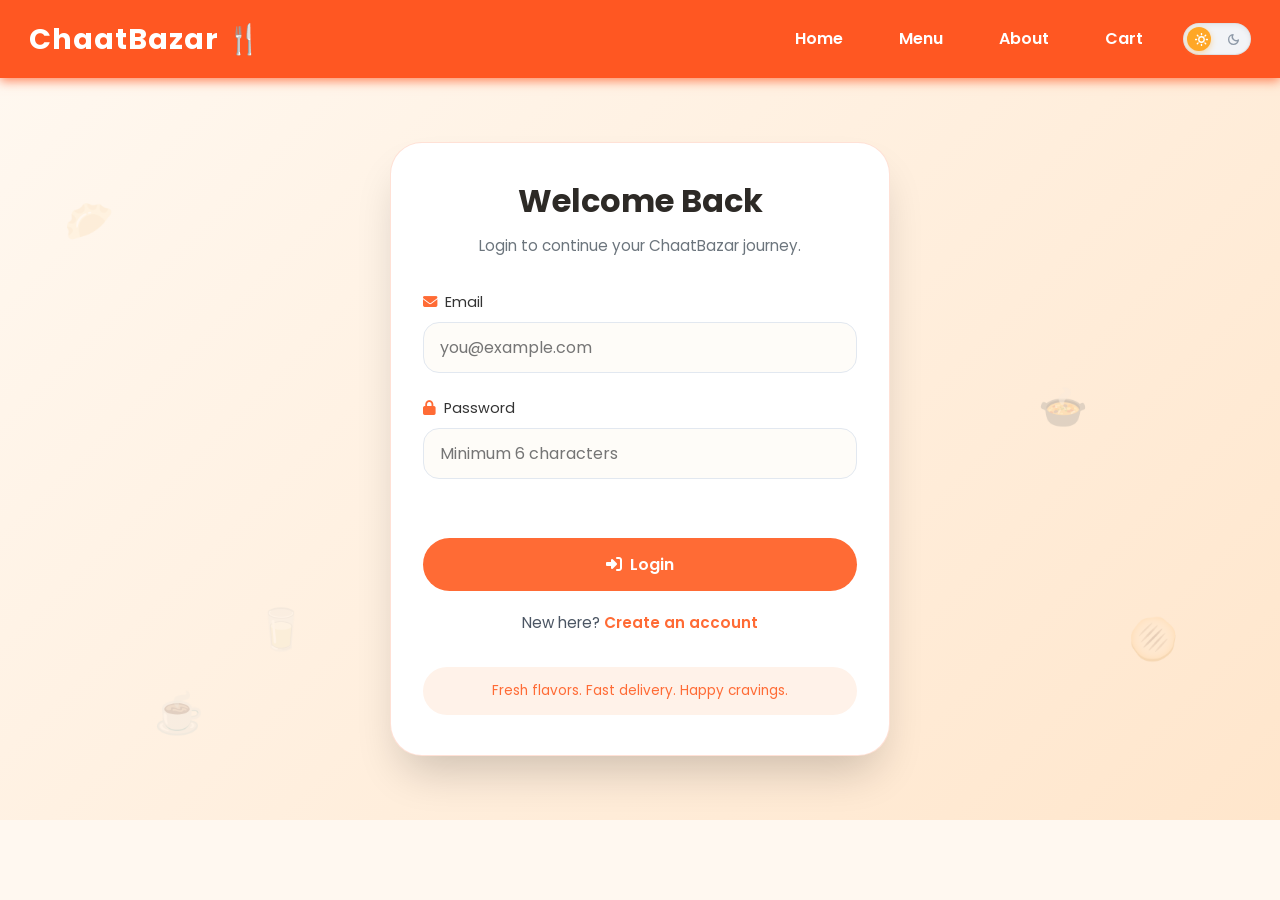
<file: login.html>
<!DOCTYPE html>
<html lang="en">
<head>
  <meta charset="UTF-8" />
  <meta name="viewport" content="width=device-width, initial-scale=1.0" />
  <title>Login | ChaatBazar</title>
  <link rel="preconnect" href="https://fonts.googleapis.com" />
  <link rel="preconnect" href="https://fonts.gstatic.com" crossorigin />
  <link href="https://fonts.googleapis.com/css2?family=Poppins:wght@400;500;600;700&display=swap" rel="stylesheet" />
  <link rel="stylesheet" href="https://cdnjs.cloudflare.com/ajax/libs/font-awesome/6.5.1/css/all.min.css" />
  <link rel="stylesheet" href="css/style.css" />
  <link rel="stylesheet" href="css/auth.css" />
</head>
<body data-page-type="login">
  <header>
    <div class="header-inner container" role="banner">
      <a href="index.html" class="logo" aria-label="ChaatBazar Home">ChaatBazar 🍴</a>
      <nav role="navigation" aria-label="Primary Navigation">
        <a href="index.html" class="nav-link">Home</a>
        <a href="menu.html" class="nav-link">Menu</a>
        <a href="about.html" class="nav-link">About</a>
        <a href="cart.html" class="nav-link">Cart</a>
        <button id="theme-toggle" class="theme-toggle" aria-label="Toggle Theme">
          <span class="theme-toggle-track">
            <span class="theme-toggle-icon sun-icon">
              <svg xmlns="http://www.w3.org/2000/svg" viewBox="0 0 24 24" fill="none" stroke="currentColor" stroke-linecap="round" stroke-linejoin="round"><circle cx="12" cy="12" r="5"></circle><line x1="12" y1="1" x2="12" y2="3"></line><line x1="12" y1="21" x2="12" y2="23"></line><line x1="4.22" y1="4.22" x2="5.64" y2="5.64"></line><line x1="18.36" y1="18.36" x2="19.78" y2="19.78"></line><line x1="1" y1="12" x2="3" y2="12"></line><line x1="21" y1="12" x2="23" y2="12"></line><line x1="4.22" y1="19.78" x2="5.64" y2="18.36"></line><line x1="18.36" y1="5.64" x2="19.78" y2="4.22"></line></svg>
            </span>
            <span class="theme-toggle-icon moon-icon">
              <svg xmlns="http://www.w3.org/2000/svg" viewBox="0 0 24 24" fill="none" stroke="currentColor" stroke-linecap="round" stroke-linejoin="round"><path d="M21 12.79A9 9 0 1 1 11.21 3 7 7 0 0 0 21 12.79z"></path></svg>
            </span>
            <span class="theme-toggle-thumb"></span>
          </span>
        </button>
      </nav>
    </div>
  </header>

  <main class="auth-main" role="main" aria-label="Login form">
    <div class="food-animation-bg" aria-hidden="true">
      <span class="floating-food samosa">🥟</span>
      <span class="floating-food pani-puri">🫓</span>
      <span class="floating-food chaat">🍲</span>
      <span class="floating-food chai">☕</span>
      <span class="floating-food lassi">🥛</span>
    </div>

    <section class="auth-wrapper">
      <div class="auth-card">
        <div class="auth-header">
          <h2>Welcome Back</h2>
          <p>Login to continue your ChaatBazar journey.</p>
        </div>

        <form id="login-form" novalidate>
          <div class="input-group">
            <label for="login-email"><i class="fa-solid fa-envelope"></i>Email</label>
            <input type="email" id="login-email" placeholder="you@example.com" autocomplete="email" required />
            <p id="login-email-error" class="error-message" aria-live="polite"></p>
          </div>

          <div class="input-group">
            <label for="login-password"><i class="fa-solid fa-lock"></i>Password</label>
            <input type="password" id="login-password" placeholder="Minimum 6 characters" minlength="6" autocomplete="current-password" required />
            <p id="login-password-error" class="error-message" aria-live="polite"></p>
          </div>

          <p class="form-message" aria-live="polite"></p>

          <button type="submit" class="auth-btn">
            <i class="fa-solid fa-right-to-bracket"></i>
            Login
          </button>
        </form>

        <p class="auth-switch-text">
          New here?
          <a class="auth-link" href="signup.html">Create an account</a>
        </p>

        <p class="auth-footer-note">Fresh flavors. Fast delivery. Happy cravings.</p>
      </div>
    </section>
  </main>

  <script src="js/auth.js"></script>
</body>
</html>
</file>
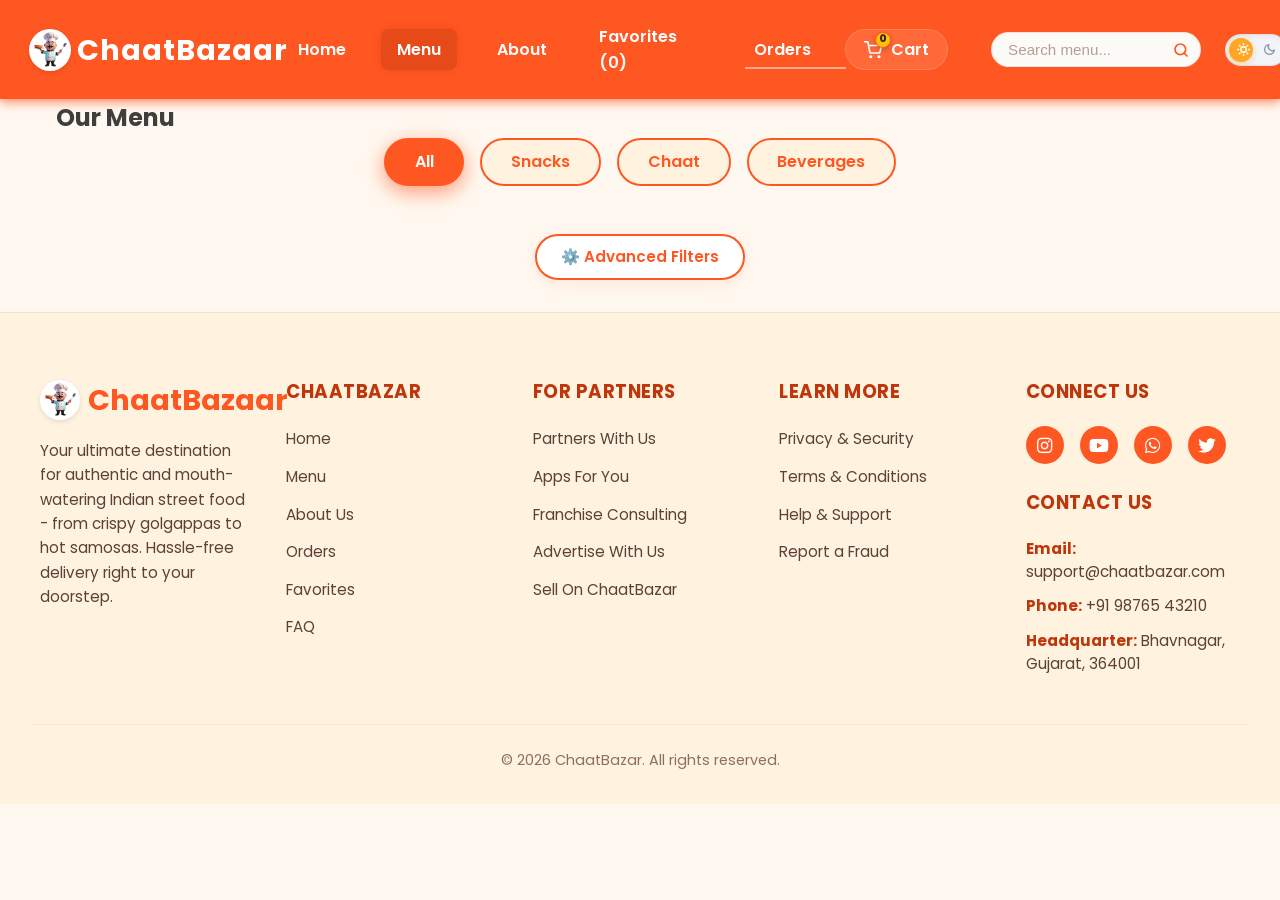
<file: menu.html>
<!DOCTYPE html>
<html lang="en">
<head>
  <meta charset="UTF-8">
  <meta name="viewport" content="width=device-width, initial-scale=1.0">
  <title>Menu - ChaatBazar</title>
  
  <!-- Google Fonts -->
  <link href="https://fonts.googleapis.com/css2?family=Poppins:wght@400;600;700&display=swap" rel="stylesheet" />
  <link rel="stylesheet" href="https://cdnjs.cloudflare.com/ajax/libs/font-awesome/6.5.1/css/all.min.css" />
  <link rel="stylesheet" href="css/style.css">
  <link rel="icon" href="img/logo.png" type="image/png" />
</head>
<body>

<header>
  <div class="header-inner container" role="banner">
    <a href="index.html" class="logo" aria-label="ChaatBazaar Home"><img src="img/logo.png" alt="ChaatBazaar Logo" class="navbar-logo-img" />ChaatBazaar</a>
    <nav role="navigation" aria-label="Primary Navigation">
      <a href="index.html" class="nav-link">Home</a>
      <div class="dropdown" tabindex="0" aria-haspopup="true" aria-expanded="false">
        <a href="menu.html" class="dropdown-toggle nav-link active">Menu</a>
        <div class="dropdown-menu" role="menu" aria-label="Menu Categories">
          <a href="menu.html?filter=All#filters" role="menuitem" tabindex="-1" class="menu-filter" data-filter="All">All</a>
          <a href="menu.html?filter=Snacks#filters" role="menuitem" tabindex="-1" class="menu-filter" data-filter="Snacks">Snacks</a>
          <a href="menu.html?filter=Chaat#filters" role="menuitem" tabindex="-1" class="menu-filter" data-filter="Chaat">Chaat</a>
          <a href="menu.html?filter=Beverages#filters" role="menuitem" tabindex="-1" class="menu-filter" data-filter="Beverages">Beverages</a>
        </div>
      </div>
      <a href="about.html" class="nav-link">About</a>
      <a href="favorites.html" class="nav-link">Favorites (<span id="fav-count">0</span>)</a>
      <a href="orders.html" class="nav-link">Orders</a>
      <a href="cart.html" class="nav-link cart-btn-modern" id="cart-open-btn" aria-label="Cart">
        <span class="cart-icon-wrapper">
          <svg xmlns="http://www.w3.org/2000/svg" viewBox="0 0 24 24" fill="none" stroke="currentColor" stroke-width="2.2" stroke-linecap="round" stroke-linejoin="round" class="cart-svg-icon"><circle cx="9" cy="21" r="1"></circle><circle cx="20" cy="21" r="1"></circle><path d="M1 1h4l2.68 13.39a2 2 0 0 0 2 1.61h9.72a2 2 0 0 0 2-1.61L23 6H6"></path></svg>
          <span id="cart-count" class="cart-badge">0</span>
        </span>
        <span class="cart-text">Cart</span>
      </a>
      <div class="search-bar" role="search">
        <input type="search" placeholder="Search menu..." aria-label="Search menu" id="search-input" autocomplete="off" />
        <button aria-label="Search" id="search-btn">
          <svg xmlns="http://www.w3.org/2000/svg" viewBox="0 0 24 24" fill="none" stroke="currentColor" stroke-width="2.5" stroke-linecap="round" stroke-linejoin="round" class="search-svg"><circle cx="11" cy="11" r="8"></circle><line x1="21" y1="21" x2="16.65" y2="16.65"></line></svg>
        </button>
        <div class="search-suggestions" id="search-suggestions" style="display: none;"></div>
      </div>
      <button id="theme-toggle" class="theme-toggle" aria-label="Toggle Theme">
        <span class="theme-toggle-track">
          <span class="theme-toggle-icon sun-icon">
            <svg xmlns="http://www.w3.org/2000/svg" viewBox="0 0 24 24" fill="none" stroke="currentColor" stroke-linecap="round" stroke-linejoin="round"><circle cx="12" cy="12" r="5"></circle><line x1="12" y1="1" x2="12" y2="3"></line><line x1="12" y1="21" x2="12" y2="23"></line><line x1="4.22" y1="4.22" x2="5.64" y2="5.64"></line><line x1="18.36" y1="18.36" x2="19.78" y2="19.78"></line><line x1="1" y1="12" x2="3" y2="12"></line><line x1="21" y1="12" x2="23" y2="12"></line><line x1="4.22" y1="19.78" x2="5.64" y2="18.36"></line><line x1="18.36" y1="5.64" x2="19.78" y2="4.22"></line></svg>
          </span>
          <span class="theme-toggle-icon moon-icon">
            <svg xmlns="http://www.w3.org/2000/svg" viewBox="0 0 24 24" fill="none" stroke="currentColor" stroke-linecap="round" stroke-linejoin="round"><path d="M21 12.79A9 9 0 1 1 11.21 3 7 7 0 0 0 21 12.79z"></path></svg>
          </span>
          <span class="theme-toggle-thumb"></span>
        </span>
      </button>

      <div id="authNavItem" class="auth-nav-item">
        <a href="login.html" class="login-btn-nav">Login</a>
      </div>
    </nav>
  </div>
</header>

<section class="menu-page container">
  <h1>Our Menu</h1>

  <!-- Recently Viewed Section -->
  <section id="recently-viewed" class="recently-viewed" role="region" aria-label="Recently Viewed Items" style="display: none;">
    <h2 class="section-title">Recently Viewed</h2>
    <div class="cards" id="recently-viewed-cards">
      <!-- Recently viewed cards will be injected here -->
    </div>
  </section>

  <div id="filters" class="filter-buttons" role="toolbar" aria-label="Filter menu categories" tabindex="-1">
    <button class="filter-btn active" data-filter="All" aria-pressed="true">All</button>
    <button class="filter-btn" data-filter="Snacks" aria-pressed="false">Snacks</button>
    <button class="filter-btn" data-filter="Chaat" aria-pressed="false">Chaat</button>
    <button class="filter-btn" data-filter="Beverages" aria-pressed="false">Beverages</button>
  </div>

  <div class="filter-toggle-container">
    <button class="btn-filter-toggle" id="filter-toggle-btn" aria-expanded="false" aria-controls="advanced-filters">
      <span>⚙️ Advanced Filters</span>
    </button>
  </div>

  <div class="advanced-filters" id="advanced-filters" style="display: none;">
    <div class="filter-grid">
      <!-- Price Range Slider -->
      <div class="filter-group">
        <label for="price-range-slider">Max Price: <span id="price-slider-val">₹100</span></label>
        <input type="range" id="price-range-slider" min="10" max="100" step="5" value="100" aria-valuemin="10" aria-valuemax="100" aria-valuenow="100" />
      </div>

      <!-- Spice Level Selector -->
      <div class="filter-group">
        <label for="spice-level-select">Spice Level</label>
        <select id="spice-level-select">
          <option value="All">All Spice Levels</option>
          <option value="Low">🌶️ Low</option>
          <option value="Medium">🌶️🌶️ Medium</option>
          <option value="High">🌶️🌶️🌶️ High</option>
        </select>
      </div>

      <!-- Rating Selector -->
      <div class="filter-group">
        <label for="rating-select">Minimum Rating</label>
        <select id="rating-select">
          <option value="All">All Ratings</option>
          <option value="4.6">⭐ 4.6+ Stars</option>
          <option value="4.8">⭐⭐ 4.8+ Stars</option>
          <option value="4.9">⭐⭐⭐ 4.9+ Stars</option>
        </select>
      </div>

      <!-- Dietary Preferences -->
      <div class="filter-group dietary-group">
        <label>Dietary Preferences</label>
        <div class="checkbox-container">
          <label class="custom-checkbox">
            <input type="checkbox" id="dietary-vegan" />
            <span class="checkbox-label">🌱 Vegan</span>
          </label>
          <label class="custom-checkbox">
            <input type="checkbox" id="dietary-gf" />
            <span class="checkbox-label">🌾 Gluten-Free</span>
          </label>
        </div>
      </div>
    </div>
    
    <!-- Reset Filters Button -->
    <div class="filter-actions">
      <button class="btn-reset-filters" id="reset-filters-btn">Reset All Filters</button>
    </div>
  </div>

  <div class="menu-container" id="menu-container" aria-live="polite" aria-relevant="additions removals">
    <!-- JS will dynamically load items -->
  </div>
</section>

<footer>
  <div class="footer-container">
    <div class="footer-column brand-col">
      <div class="footer-brand"><img src="img/logo.png" alt="ChaatBazaar Logo" class="footer-logo-img" />ChaatBazaar</div>
      <p class="footer-desc">Your ultimate destination for authentic and mouth-watering Indian street food - from crispy golgappas to hot samosas. Hassle-free delivery right to your doorstep.</p>
    </div>
    
    <div class="footer-column">
      <h3>ChaatBazar</h3>
      <ul class="footer-links">
        <li><a href="index.html">Home</a></li>
        <li><a href="menu.html">Menu</a></li>
        <li><a href="about.html">About Us</a></li>
        <li><a href="orders.html">Orders</a></li>
        <li><a href="favorites.html">Favorites</a></li>
        <li><a href="faq.html">FAQ</a></li>
      </ul>
    </div>
    
    <div class="footer-column">
      <h3>For Partners</h3>
      <ul class="footer-links">
        <li><a href="#">Partners With Us</a></li>
        <li><a href="#">Apps For You</a></li>
        <li><a href="#">Franchise Consulting</a></li>
        <li><a href="#">Advertise With Us</a></li>
        <li><a href="#">Sell On ChaatBazar</a></li>
      </ul>
    </div>
    
    <div class="footer-column">
      <h3>Learn More</h3>
      <ul class="footer-links">
        <li><a href="#">Privacy & Security</a></li>
        <li><a href="#">Terms & Conditions</a></li>
        <li><a href="#">Help & Support</a></li>
        <li><a href="#">Report a Fraud</a></li>
      </ul>
    </div>
    
    <div class="footer-column">
      <div class="footer-social-wrapper">
        <h3>Connect Us</h3>
        <div class="footer-social-icons">
          <a href="https://instagram.com" target="_blank" rel="noopener noreferrer" aria-label="Instagram"><i class="fa-brands fa-instagram"></i></a>
          <a href="https://youtube.com" target="_blank" rel="noopener noreferrer" aria-label="YouTube"><i class="fa-brands fa-youtube"></i></a>
          <a href="https://whatsapp.com" target="_blank" rel="noopener noreferrer" aria-label="WhatsApp"><i class="fa-brands fa-whatsapp"></i></a>
          <a href="https://twitter.com" target="_blank" rel="noopener noreferrer" aria-label="Twitter"><i class="fa-brands fa-twitter"></i></a>
        </div>
      </div>
      <h3>Contact Us</h3>
      <ul class="footer-contact-info">
        <li><strong>Email:</strong> support@chaatbazar.com</li>
        <li><strong>Phone:</strong> +91 98765 43210</li>
        <li><strong>Headquarter:</strong> Bhavnagar, Gujarat, 364001</li>
      </ul>
    </div>
  </div>
  <div class="footer-bottom">
    <p>&copy; 2026 ChaatBazar. All rights reserved.</p>
  </div>
</footer>

<div id="toast-notification" class="toast-notification"></div>
<script src="js/cart-manager.js"></script>
<script src="js/recently-viewed.js"></script>
<script src="js/delivery-tracker.js"></script>
<script src="js/geolocation.js"></script>
<script src="js/sanitization.js"></script>
<script src="js/loyalty.js"></script>
<script src="js/main.js"></script>
<script src="js/auth.js"></script>
</body>
</html>
</file>
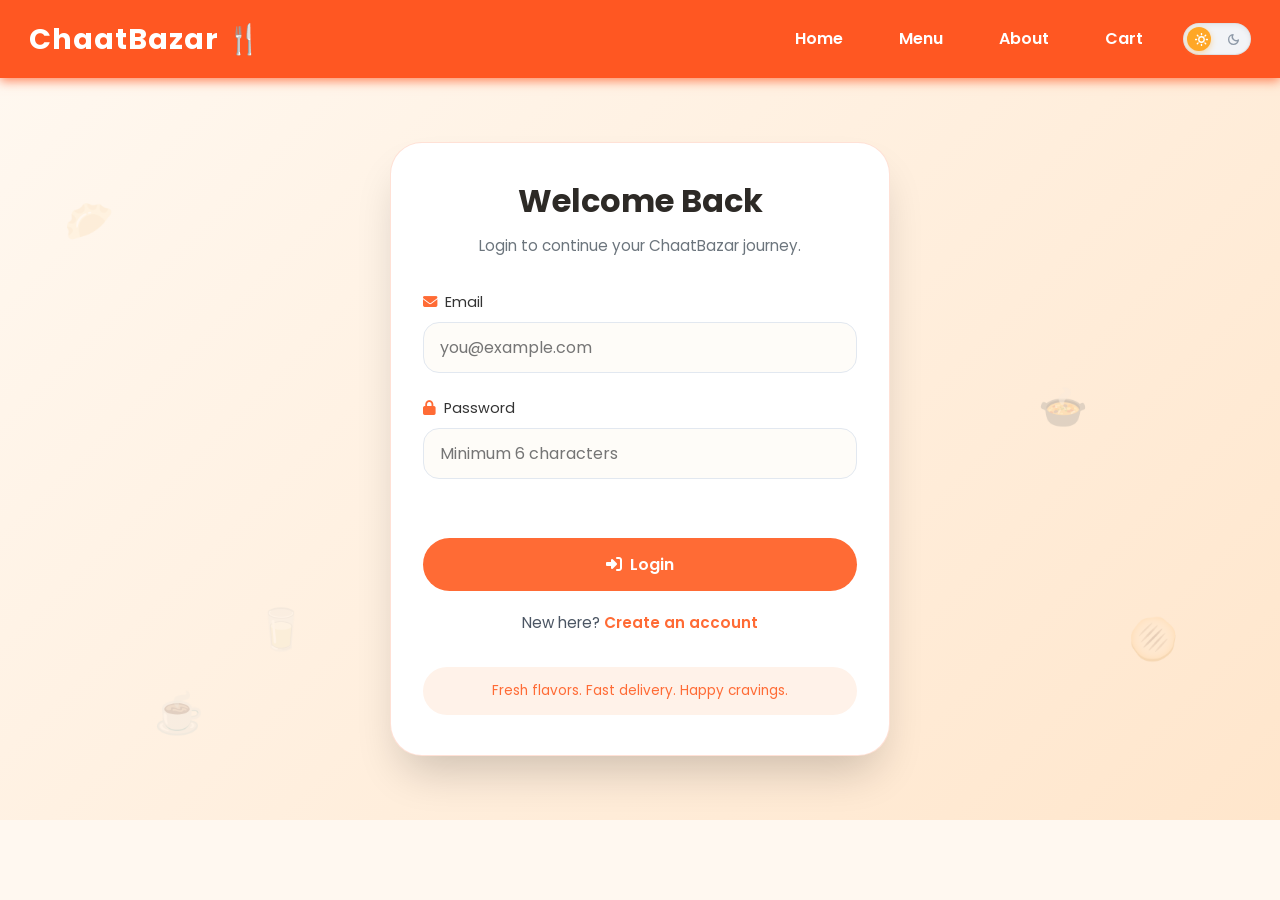
<file: profile.html>
<!DOCTYPE html>
<html lang="en">
<head>
  <meta charset="UTF-8" />
  <meta name="viewport" content="width=device-width, initial-scale=1.0" />
  <title>Profile | ChaatBazar</title>
  <link rel="preconnect" href="https://fonts.googleapis.com" />
  <link rel="preconnect" href="https://fonts.gstatic.com" crossorigin />
  <link href="https://fonts.googleapis.com/css2?family=Poppins:wght@400;500;600;700&display=swap" rel="stylesheet" />
  <link rel="stylesheet" href="https://cdnjs.cloudflare.com/ajax/libs/font-awesome/6.5.1/css/all.min.css" />
  <link rel="stylesheet" href="css/style.css" />
  <link rel="stylesheet" href="css/auth.css" />
  <link rel="icon" href="favicon.png" type="image/png" />
</head>
<body data-page-type="profile">
  <header>
    <div class="header-inner container" role="banner">
      <a href="index.html" class="logo" aria-label="ChaatBazar Home">ChaatBazar 🍴</a>
      <nav role="navigation" aria-label="Primary Navigation">
        <a href="index.html" class="nav-link">Home</a>
        <a href="menu.html" class="nav-link">Menu</a>
        <a href="index.html#about" class="nav-link">About</a>
        <a href="orders.html" class="nav-link">Orders</a>
        <a href="cart.html" class="nav-link">Cart</a>
        <button id="theme-toggle" class="theme-toggle" aria-label="Toggle Theme">
          <span class="theme-toggle-track">
            <span class="theme-toggle-icon sun-icon">
              <svg xmlns="http://www.w3.org/2000/svg" viewBox="0 0 24 24" fill="none" stroke="currentColor" stroke-linecap="round" stroke-linejoin="round"><circle cx="12" cy="12" r="5"></circle><line x1="12" y1="1" x2="12" y2="3"></line><line x1="12" y1="21" x2="12" y2="23"></line><line x1="4.22" y1="4.22" x2="5.64" y2="5.64"></line><line x1="18.36" y1="18.36" x2="19.78" y2="19.78"></line><line x1="1" y1="12" x2="3" y2="12"></line><line x1="21" y1="12" x2="23" y2="12"></line><line x1="4.22" y1="19.78" x2="5.64" y2="18.36"></line><line x1="18.36" y1="5.64" x2="19.78" y2="4.22"></line></svg>
            </span>
            <span class="theme-toggle-icon moon-icon">
              <svg xmlns="http://www.w3.org/2000/svg" viewBox="0 0 24 24" fill="none" stroke="currentColor" stroke-linecap="round" stroke-linejoin="round"><path d="M21 12.79A9 9 0 1 1 11.21 3 7 7 0 0 0 21 12.79z"></path></svg>
            </span>
            <span class="theme-toggle-thumb"></span>
          </span>
        </button>
        <div id="authNavItem" class="auth-nav-item">
          <a href="login.html" class="login-btn-nav">Login</a>
        </div>
      </nav>
    </div>
  </header>

  <main class="auth-main" role="main" aria-label="Profile page">
    <div class="food-animation-bg" aria-hidden="true">
      <span class="floating-food samosa">🥟</span>
      <span class="floating-food pani-puri">🫓</span>
      <span class="floating-food chaat">🍲</span>
      <span class="floating-food chai">☕</span>
      <span class="floating-food lassi">🥛</span>
    </div>

    <section class="auth-wrapper">
      <div class="profile-page-card">
        <div class="profile-page-header">
          <div class="profile-avatar-hero" aria-hidden="true"><span id="profile-avatar-initial">U</span></div>
          <h2>Your Profile</h2>
          <p>Account details saved in your browser session.</p>
        </div>

        <div class="profile-info-list" aria-label="Profile details">
          <div class="profile-info-row">
            <span class="profile-info-label">Name</span>
            <span id="profile-name-value" class="profile-info-value"></span>
          </div>
          <div class="profile-info-row">
            <span class="profile-info-label">Email</span>
            <span id="profile-email-value" class="profile-info-value"></span>
          </div>
          <div class="profile-info-row">
            <span class="profile-info-label">Phone</span>
            <span id="profile-phone-value" class="profile-info-value"></span>
          </div>
          <div class="profile-info-row">
            <span class="profile-info-label">Location</span>
            <span id="profile-location-value" class="profile-info-value"></span>
          </div>
        </div>

        <div class="profile-actions">
          <a href="dashboard.html" class="profile-action-link">Dashboard</a>
          <a href="index.html" class="profile-action-link secondary">Back to Home</a>
        </div>
      </div>
    </section>
  </main>

  <script src="js/auth.js"></script>
</body>
</html>
</file>
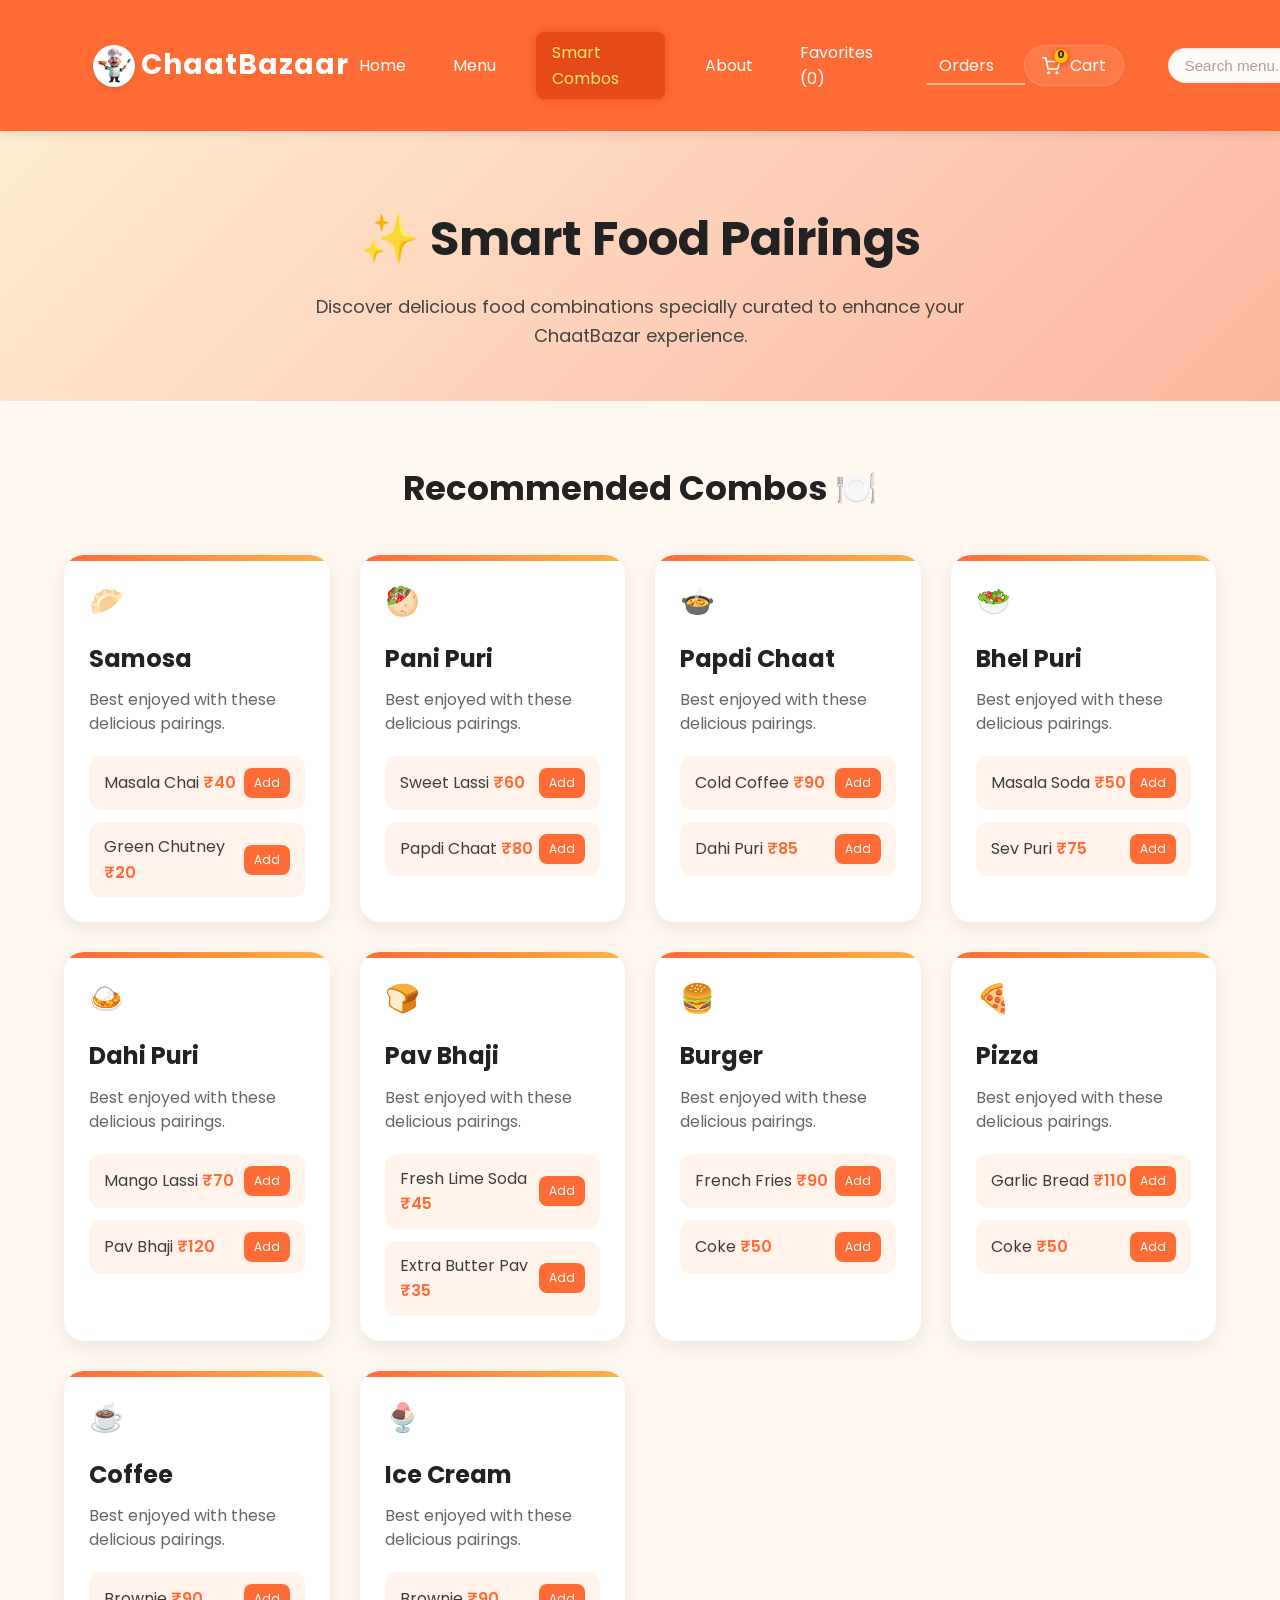
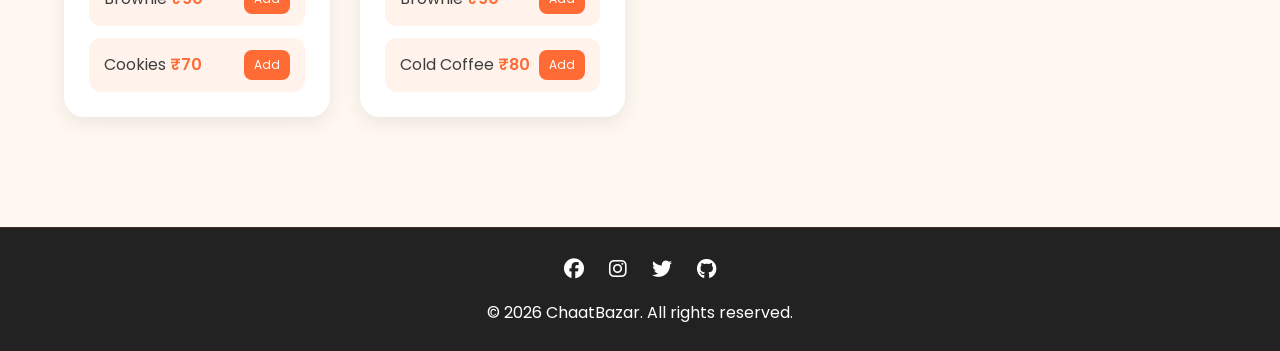
<file: recommendations.html>
<!DOCTYPE html>
<html lang="en">
<head>
  <meta charset="UTF-8" />
  <meta name="viewport" content="width=device-width, initial-scale=1.0"/>

  <title>Smart Combos - ChaatBazar</title>

  <!-- GOOGLE FONT -->
  <link
    href="https://fonts.googleapis.com/css2?family=Poppins:wght@400;500;600;700&display=swap"
    rel="stylesheet"
  />

  <!-- FONT AWESOME -->
  <link
    rel="stylesheet"
    href="https://cdnjs.cloudflare.com/ajax/libs/font-awesome/6.5.1/css/all.min.css"
  />

  <!-- MAIN CSS -->
  <link rel="stylesheet" href="css/style.css" />

  <style>

    body{
      font-family: "Poppins", sans-serif;
      background: #fff8f0;
      margin: 0;
      padding: 0;
    }

    .container{
      width: 90%;
      max-width: 1200px;
      margin: auto;
    }

    /* ================= HEADER ================= */

    header{
      background: #ff6b35;
      padding: 16px 0;
      box-shadow: 0 2px 10px rgba(0,0,0,0.1);
    }

    .header-inner{
      display: flex;
      justify-content: space-between;
      align-items: center;
    }

    .logo{
      color: white;
      font-size: 28px;
      font-weight: 700;
      text-decoration: none;
    }

    nav{
      display: flex;
      gap: 24px;
      align-items: center;
    }

    nav a{
      color: white;
      text-decoration: none;
      font-weight: 500;
      transition: 0.3s;
    }

    nav a:hover,
    nav a.active{
      color: #ffe66d;
    }

    /* ================= HERO ================= */

    .combo-hero{
      text-align: center;
      padding: 70px 20px 50px;
      background: linear-gradient(
        135deg,
        #ffecd2,
        #fcb69f
      );
    }

    .combo-hero h1{
      font-size: 48px;
      margin-bottom: 15px;
      color: #222;
    }

    .combo-hero p{
      font-size: 18px;
      color: #444;
      max-width: 700px;
      margin: auto;
      line-height: 1.6;
    }

    /* ================= SECTION ================= */

    .combo-section{
      padding: 60px 0;
    }

    .section-title{
      font-size: 34px;
      text-align: center;
      margin-bottom: 40px;
      color: #222;
    }

    /* ================= GRID ================= */

    .combo-grid{
      display: grid;
      grid-template-columns: repeat(auto-fit, minmax(260px, 1fr));
      gap: 30px;
    }

    /* ================= CARD ================= */

    .combo-card{
      background: white;
      border-radius: 20px;
      padding: 25px;
      box-shadow: 0 6px 20px rgba(0,0,0,0.08);
      transition: 0.3s;
      position: relative;
      overflow: hidden;
    }

    .combo-card:hover{
      transform: translateY(-8px);
      box-shadow: 0 12px 25px rgba(0,0,0,0.15);
    }

    .combo-card::before{
      content: "";
      position: absolute;
      top: 0;
      left: 0;
      width: 100%;
      height: 6px;
      background: linear-gradient(
        90deg,
        #ff6b35,
        #ffb347
      );
    }

    .combo-food{
      font-size: 28px;
      margin-bottom: 15px;
    }

    .combo-card h3{
      margin: 0 0 10px;
      color: #222;
      font-size: 24px;
    }

    .combo-card p{
      color: #666;
      margin-bottom: 20px;
      line-height: 1.5;
    }

    .pairing-list{
      display: flex;
      flex-direction: column;
      gap: 12px;
    }

    .pairing-item{
      background: #fff3ec;
      border-radius: 12px;
      padding: 12px 15px;
      display: flex;
      justify-content: space-between;
      align-items: center;
      font-weight: 500;
    }

    .pairing-item span{
      color: #ff6b35;
      font-weight: 600;
    }

    /* ================= FOOTER ================= */

    footer{
      background: #222;
      color: white;
      text-align: center;
      padding: 25px 10px;
      margin-top: 50px;
    }

    .social-icons{
      margin-bottom: 15px;
    }

    .social-icons a{
      color: white;
      margin: 0 10px;
      font-size: 20px;
      transition: 0.3s;
    }

    .social-icons a:hover{
      color: #ffb347;
    }

    /* ================= RESPONSIVE ================= */

    @media(max-width: 768px){

      .combo-hero h1{
        font-size: 36px;
      }

      nav{
        gap: 14px;
      }

      nav a{
        font-size: 14px;
      }
    }

  </style>
</head>

<body>

<!-- ================= HEADER ================= -->
<header>
  <div class="header-inner container" role="banner">
    <a href="index.html" class="logo" aria-label="ChaatBazaar Home"><img src="img/logo.png" alt="ChaatBazaar Logo" class="navbar-logo-img" />ChaatBazaar</a>
    <nav role="navigation" aria-label="Primary Navigation">
      <a href="index.html" class="nav-link">Home</a>
      <div class="dropdown" tabindex="0" aria-haspopup="true" aria-expanded="false">
        <a href="menu.html" class="dropdown-toggle nav-link">Menu</a>
        <div class="dropdown-menu" role="menu" aria-label="Menu Categories">
          <a href="menu.html" role="menuitem" tabindex="-1" onclick="filterCategory('All')">All</a>
          <a href="menu.html" role="menuitem" tabindex="-1" onclick="filterCategory('Snacks')">Snacks</a>
          <a href="menu.html" role="menuitem" tabindex="-1" onclick="filterCategory('Chaat')">Chaat</a>
          <a href="menu.html" role="menuitem" tabindex="-1" onclick="filterCategory('Beverages')">Beverages</a>
        </div>
      </div>
      <a href="recommendations.html" class="nav-link active">Smart Combos</a>
      <a href="about.html" class="nav-link">About</a>
      <a href="favorites.html" class="nav-link">Favorites (<span id="fav-count">0</span>)</a>
      <a href="orders.html" class="nav-link">Orders</a>
      <a href="cart.html" class="nav-link cart-btn-modern" id="cart-open-btn" aria-label="Cart">
        <span class="cart-icon-wrapper">
          <svg xmlns="http://www.w3.org/2000/svg" viewBox="0 0 24 24" fill="none" stroke="currentColor" stroke-width="2.2" stroke-linecap="round" stroke-linejoin="round" class="cart-svg-icon"><circle cx="9" cy="21" r="1"></circle><circle cx="20" cy="21" r="1"></circle><path d="M1 1h4l2.68 13.39a2 2 0 0 0 2 1.61h9.72a2 2 0 0 0 2-1.61L23 6H6"></path></svg>
          <span id="cart-count" class="cart-badge">0</span>
        </span>
        <span class="cart-text">Cart</span>
      </a>
      <div class="search-bar" role="search">
        <input type="search" placeholder="Search menu..." aria-label="Search menu" id="search-input" autocomplete="off" />
        <button aria-label="Search" id="search-btn">
          <svg xmlns="http://www.w3.org/2000/svg" viewBox="0 0 24 24" fill="none" stroke="currentColor" stroke-width="2.5" stroke-linecap="round" stroke-linejoin="round" class="search-svg"><circle cx="11" cy="11" r="8"></circle><line x1="21" y1="21" x2="16.65" y2="16.65"></line></svg>
        </button>
        <div class="search-suggestions" id="search-suggestions" style="display: none;"></div>
      </div>
      <button id="theme-toggle" class="theme-toggle" aria-label="Toggle Theme">
        <span class="theme-toggle-track">
          <span class="theme-toggle-icon sun-icon">
            <svg xmlns="http://www.w3.org/2000/svg" viewBox="0 0 24 24" fill="none" stroke="currentColor" stroke-linecap="round" stroke-linejoin="round"><circle cx="12" cy="12" r="5"></circle><line x1="12" y1="1" x2="12" y2="3"></line><line x1="12" y1="21" x2="12" y2="23"></line><line x1="4.22" y1="4.22" x2="5.64" y2="5.64"></line><line x1="18.36" y1="18.36" x2="19.78" y2="19.78"></line><line x1="1" y1="12" x2="3" y2="12"></line><line x1="21" y1="12" x2="23" y2="12"></line><line x1="4.22" y1="19.78" x2="5.64" y2="18.36"></line><line x1="18.36" y1="5.64" x2="19.78" y2="4.22"></line></svg>
          </span>
          <span class="theme-toggle-icon moon-icon">
            <svg xmlns="http://www.w3.org/2000/svg" viewBox="0 0 24 24" fill="none" stroke="currentColor" stroke-linecap="round" stroke-linejoin="round"><path d="M21 12.79A9 9 0 1 1 11.21 3 7 7 0 0 0 21 12.79z"></path></svg>
          </span>
          <span class="theme-toggle-thumb"></span>
        </span>
      </button>
      <div id="authNavItem" class="auth-nav-item">
        <a href="login.html" class="login-btn-nav">Login</a>
      </div>
    </nav>
  </div>
</header>

<!-- ================= HERO ================= -->

<section class="combo-hero">

  <h1>
    ✨ Smart Food Pairings
  </h1>

  <p>
    Discover delicious food combinations specially curated
    to enhance your ChaatBazar experience.
  </p>

</section>

<!-- ================= COMBO SECTION ================= -->

<section class="combo-section container">

  <h2 class="section-title">
    Recommended Combos 🍽️
  </h2>

  <div class="combo-grid" id="combo-grid">

    <!-- Cards injected by JS -->

  </div>

</section>

<!-- ================= FOOTER ================= -->

<footer>

  <div class="social-icons">

    <a href="#">
      <i class="fa-brands fa-facebook"></i>
    </a>

    <a href="#">
      <i class="fa-brands fa-instagram"></i>
    </a>

    <a href="#">
      <i class="fa-brands fa-twitter"></i>
    </a>

    <a href="#">
      <i class="fa-brands fa-github"></i>
    </a>

  </div>

  <p>
    © 2026 ChaatBazar. All rights reserved.
  </p>

</footer>

<!-- ================= SCRIPT ================= -->

<script src="js/cart-manager.js"></script>

<script>

  const foodPairings = {

    "Samosa": [
      { name: "Masala Chai", price: 40 },
      { name: "Green Chutney", price: 20 }
    ],

    "Pani Puri": [
      { name: "Sweet Lassi", price: 60 },
      { name: "Papdi Chaat", price: 80 }
    ],

    "Papdi Chaat": [
      { name: "Cold Coffee", price: 90 },
      { name: "Dahi Puri", price: 85 }
    ],

    "Bhel Puri": [
      { name: "Masala Soda", price: 50 },
      { name: "Sev Puri", price: 75 }
    ],

    "Dahi Puri": [
      { name: "Mango Lassi", price: 70 },
      { name: "Pav Bhaji", price: 120 }
    ],

    "Pav Bhaji": [
      { name: "Fresh Lime Soda", price: 45 },
      { name: "Extra Butter Pav", price: 35 }
    ],

    "Burger": [
      { name: "French Fries", price: 90 },
      { name: "Coke", price: 50 }
    ],

    "Pizza": [
      { name: "Garlic Bread", price: 110 },
      { name: "Coke", price: 50 }
    ],

    "Coffee": [
      { name: "Brownie", price: 90 },
      { name: "Cookies", price: 70 }
    ],

    "Ice Cream": [
      { name: "Brownie", price: 90 },
      { name: "Cold Coffee", price: 80 }
    ]
  };

  const foodEmojis = {
    "Samosa": "🥟",
    "Pani Puri": "🥙",
    "Papdi Chaat": "🍲",
    "Bhel Puri": "🥗",
    "Dahi Puri": "🍛",
    "Pav Bhaji": "🍞",
    "Burger": "🍔",
    "Pizza": "🍕",
    "Coffee": "☕",
    "Ice Cream": "🍨"
  };

  // ✅ FIXED CART FUNCTION (IMPORTANT)
  function addToCart(name, price, parentFood) {

    if (!window.cartManager) {
      console.error("CartManager not loaded");
      alert("Cart is loading... please wait");
      return;
    }

    window.cartManager.addItem({
      id: name + "-" + price,
      name: name,
      price: price,
      parentFood: parentFood
    }, 1);
  }

  function renderComboCards() {

    const comboGrid = document.getElementById("combo-grid");
    comboGrid.innerHTML = "";

    for (const food in foodPairings) {

      const pairings = foodPairings[food];

      const card = document.createElement("div");
      card.className = "combo-card";

      let pairingHTML = "";

      pairings.forEach(item => {

        pairingHTML += `
          <div class="pairing-item">

            <div>
              ${item.name}
              <span>₹${item.price}</span>
            </div>

            <button
              onclick="addToCart('${item.name}', ${item.price}, '${food}')"
              style="
                background:#ff6b35;
                color:white;
                border:none;
                padding:6px 10px;
                border-radius:8px;
                cursor:pointer;
                font-size:12px;
              ">
              Add
            </button>

          </div>
        `;
      });

      card.innerHTML = `
        <div class="combo-food">
          ${foodEmojis[food] || "🍴"}
        </div>

        <h3>${food}</h3>

        <p>Best enjoyed with these delicious pairings.</p>

        <div class="pairing-list">
          ${pairingHTML}
        </div>
      `;

      comboGrid.appendChild(card);
    }
  }

  // wait for DOM + cart system
  window.addEventListener("load", renderComboCards);

</script>

<script src="js/auth.js"></script>
</file>
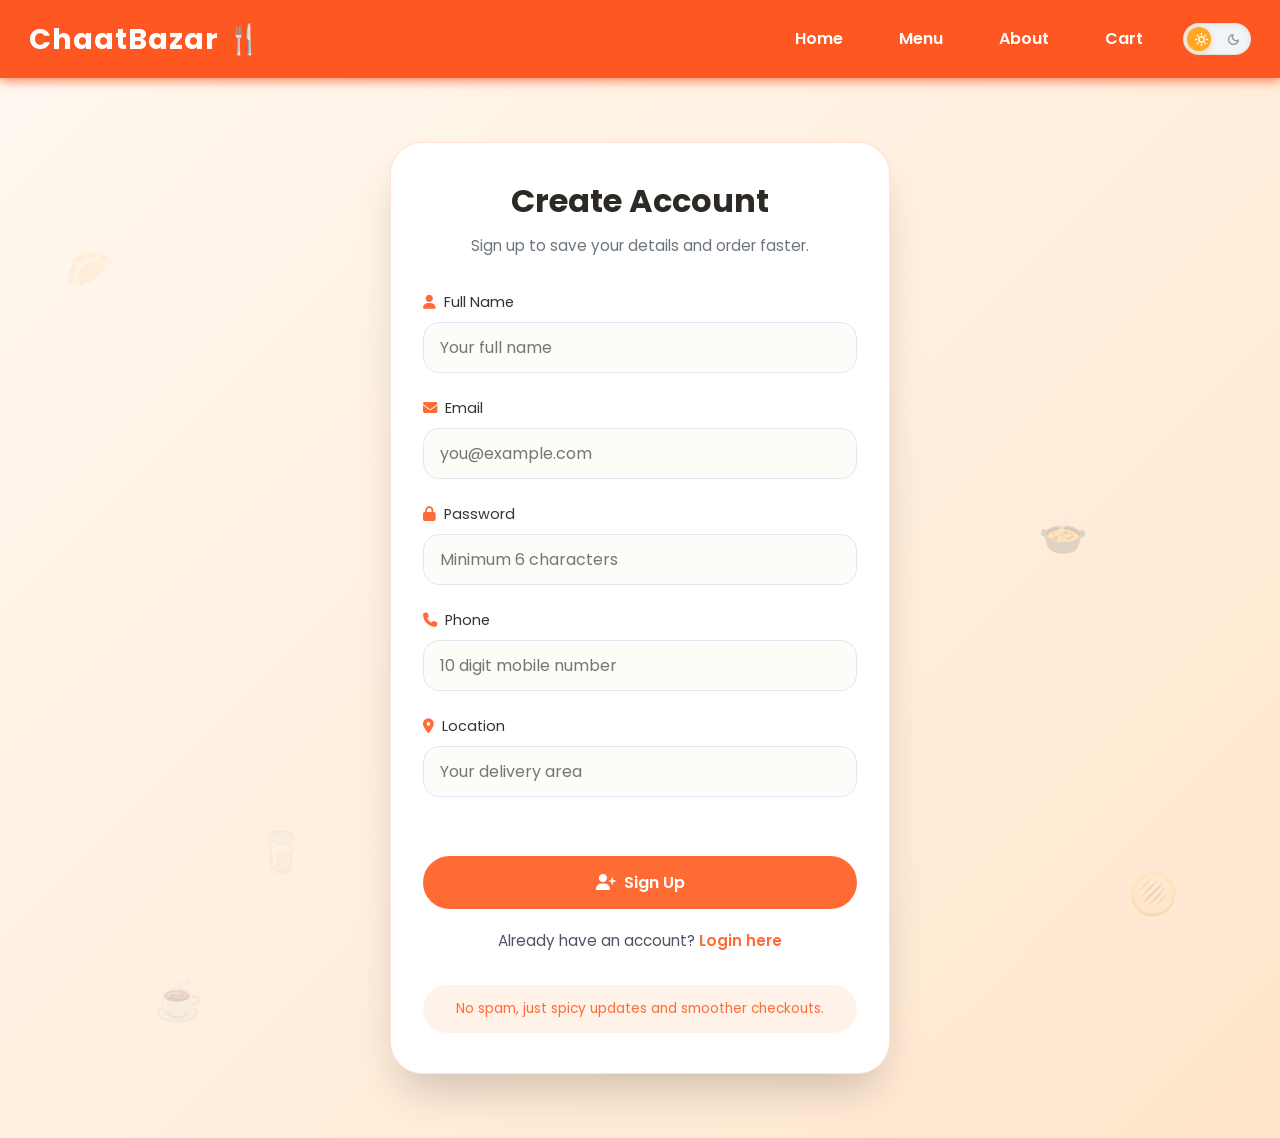
<file: signup.html>
<!DOCTYPE html>
<html lang="en">
<head>
  <meta charset="UTF-8" />
  <meta name="viewport" content="width=device-width, initial-scale=1.0" />
  <title>Sign Up | ChaatBazar</title>
  <link rel="preconnect" href="https://fonts.googleapis.com" />
  <link rel="preconnect" href="https://fonts.gstatic.com" crossorigin />
  <link href="https://fonts.googleapis.com/css2?family=Poppins:wght@400;500;600;700&display=swap" rel="stylesheet" />
  <link rel="stylesheet" href="https://cdnjs.cloudflare.com/ajax/libs/font-awesome/6.5.1/css/all.min.css" />
  <link rel="stylesheet" href="css/style.css" />
  <link rel="stylesheet" href="css/auth.css" />
</head>
<body data-page-type="signup">
  <header>
    <div class="header-inner container" role="banner">
      <a href="index.html" class="logo" aria-label="ChaatBazar Home">ChaatBazar 🍴</a>
      <nav role="navigation" aria-label="Primary Navigation">
        <a href="index.html" class="nav-link">Home</a>
        <a href="menu.html" class="nav-link">Menu</a>
        <a href="about.html" class="nav-link">About</a>
        <a href="cart.html" class="nav-link">Cart</a>
        <button id="theme-toggle" class="theme-toggle" aria-label="Toggle Theme">
          <span class="theme-toggle-track">
            <span class="theme-toggle-icon sun-icon">
              <svg xmlns="http://www.w3.org/2000/svg" viewBox="0 0 24 24" fill="none" stroke="currentColor" stroke-linecap="round" stroke-linejoin="round"><circle cx="12" cy="12" r="5"></circle><line x1="12" y1="1" x2="12" y2="3"></line><line x1="12" y1="21" x2="12" y2="23"></line><line x1="4.22" y1="4.22" x2="5.64" y2="5.64"></line><line x1="18.36" y1="18.36" x2="19.78" y2="19.78"></line><line x1="1" y1="12" x2="3" y2="12"></line><line x1="21" y1="12" x2="23" y2="12"></line><line x1="4.22" y1="19.78" x2="5.64" y2="18.36"></line><line x1="18.36" y1="5.64" x2="19.78" y2="4.22"></line></svg>
            </span>
            <span class="theme-toggle-icon moon-icon">
              <svg xmlns="http://www.w3.org/2000/svg" viewBox="0 0 24 24" fill="none" stroke="currentColor" stroke-linecap="round" stroke-linejoin="round"><path d="M21 12.79A9 9 0 1 1 11.21 3 7 7 0 0 0 21 12.79z"></path></svg>
            </span>
            <span class="theme-toggle-thumb"></span>
          </span>
        </button>
      </nav>
    </div>
  </header>

  <main class="auth-main" role="main" aria-label="Signup form">
    <div class="food-animation-bg" aria-hidden="true">
      <span class="floating-food samosa">🥟</span>
      <span class="floating-food pani-puri">🫓</span>
      <span class="floating-food chaat">🍲</span>
      <span class="floating-food chai">☕</span>
      <span class="floating-food lassi">🥛</span>
    </div>

    <section class="auth-wrapper">
      <div class="auth-card">
        <div class="auth-header">
          <h2>Create Account</h2>
          <p>Sign up to save your details and order faster.</p>
        </div>

        <form id="signup-form" novalidate>
          <div class="input-group">
            <label for="signup-name"><i class="fa-solid fa-user"></i>Full Name</label>
            <input type="text" id="signup-name" placeholder="Your full name" autocomplete="name" required />
            <p id="signup-name-error" class="error-message" aria-live="polite"></p>
          </div>

          <div class="input-group">
            <label for="signup-email"><i class="fa-solid fa-envelope"></i>Email</label>
            <input type="email" id="signup-email" placeholder="you@example.com" autocomplete="email" required />
            <p id="signup-email-error" class="error-message" aria-live="polite"></p>
          </div>

          <div class="input-group">
            <label for="signup-password"><i class="fa-solid fa-lock"></i>Password</label>
            <input type="password" id="signup-password" placeholder="Minimum 6 characters" minlength="6" autocomplete="new-password" required />
            <p id="signup-password-error" class="error-message" aria-live="polite"></p>
          </div>

          <div class="input-group">
            <label for="signup-phone"><i class="fa-solid fa-phone"></i>Phone</label>
            <input type="tel" id="signup-phone" placeholder="10 digit mobile number" maxlength="10" autocomplete="tel" required />
            <p id="signup-phone-error" class="error-message" aria-live="polite"></p>
          </div>

          <div class="input-group">
            <label for="signup-location"><i class="fa-solid fa-location-dot"></i>Location</label>
            <input type="text" id="signup-location" placeholder="Your delivery area" autocomplete="street-address" required />
            <p id="signup-location-error" class="error-message" aria-live="polite"></p>
          </div>

          <p class="form-message" aria-live="polite"></p>

          <button type="submit" class="auth-btn">
            <i class="fa-solid fa-user-plus"></i>
            Sign Up
          </button>
        </form>

        <p class="auth-switch-text">
          Already have an account?
          <a class="auth-link" href="login.html">Login here</a>
        </p>

        <p class="auth-footer-note">No spam, just spicy updates and smoother checkouts.</p>
      </div>
    </section>
  </main>

  <script src="js/auth.js"></script>
</body>
</html>
</file>
<file: css/style.css>
@font-face {
  font-family: 'Poppins';
  src: url('../fonts/Poppins-Light.ttf') format('truetype');
  font-weight: 300;
}
@font-face {
  font-family: 'Poppins';
  src: url('../fonts/Poppins-Bold.ttf') format('truetype');
  font-weight: 700;
}
@font-face {
  font-family: 'Poppins';
  src: url('../fonts/Poppins-Regular.ttf') format('truetype');
  font-weight: 500;
}
    * {
      margin: 0; padding: 0; box-sizing: border-box;
    }
    html {
      scroll-behavior: smooth;
    }
    body {
      font-family: 'Poppins', sans-serif;
      background: #fff8f0;
      color: #3e3e3e;
      line-height: 1.6;
      font-size: 16px;
      overflow-x: hidden;
    }
    a {
      text-decoration: none;
      color: inherit;
    }
    img {
      max-width: 100%;
      display: block;
      border-radius: 12px;
    }
    button {
      cursor: pointer;
      font-family: inherit;
    }

    /* ===== Container ===== */
    .container {
      max-width: 1200px;
      margin: 0 auto;
      padding: 0 1rem;
    }

    /* ===== Toast Notification ===== */

.toast-notification {
  position: fixed;
  top: 90px;
  left: 50%;
  transform: translateX(-50%) translateY(-20px);

  background: linear-gradient(135deg, #ff7a00, #ff9a3c);
  color: #fff;

  padding: 14px 24px;
  border-radius: 14px;

  font-size: 15px;
  font-weight: 600;

  min-width: 280px;
  text-align: center;

  box-shadow: 0 10px 25px rgba(0,0,0,0.18);

  opacity: 0;
  transition: all 0.35s ease;

  z-index: 9999;
  pointer-events: none;

  border: 1px solid rgba(255,255,255,0.2);
  backdrop-filter: blur(8px);
}

.toast-notification.show {
  opacity: 1;
  transform: translateX(-50%) translateY(0);
}

.coupon-section {
  background: #fff3e0;
  border: 1px dashed #ff8f4b;
  border-radius: 14px;
  padding: 1rem;
  margin: 1.5rem 0;
}

.coupon-section h2 {
  margin-bottom: 0.75rem;
  font-size: 1.05rem;
  color: #d84315;
}

.coupon-input-row {
  display: flex;
  flex-wrap: wrap;
  gap: 0.75rem;
  align-items: center;
}

.coupon-input-row input {
  flex: 1 1 220px;
  padding: 0.95rem 1rem;
  border: 1px solid #ffcc9b;
  border-radius: 12px;
  background: #fff;
  color: #3e3e3e;
}

.coupon-input-row button,
.secondary-btn {
  padding: 0.95rem 1.25rem;
  border: none;
  border-radius: 12px;
  font-weight: 700;
}

.coupon-input-row button {
  background: #ff7b54;
  color: #fff;
}

.secondary-btn {
  background: #eceff1;
  color: #263238;
  border: 1px solid #cfd8dc;
}

.coupon-message {
  margin-top: 0.75rem;
  font-size: 0.95rem;
  min-height: 1.2rem;
}

.coupon-message.success {
  color: #2e7d32;
}

.coupon-message.error {
  color: #c62828;
}

.coupon-applied-label {
  margin-top: 0.5rem;
  font-size: 0.95rem;
  color: #4e342e;
}

.price-breakdown {
  background: #fff;
  border: 1px solid #ffe0b2;
  border-radius: 14px;
  padding: 1rem;
}

.price-breakdown p {
  display: flex;
  justify-content: space-between;
  gap: 1rem;
  margin: 0 0 0.75rem;
}

.price-breakdown .grand-total {
  font-weight: 700;
  color: #bf360c;
}

@media (max-width: 600px) {
  .coupon-input-row {
    flex-direction: column;
  }
}

/* ===== Mobile Responsive ===== */

@media (max-width: 600px) {
  .toast-notification {
    width: calc(100% - 32px);
    min-width: unset;

    left: 16px;
    right: 16px;

    transform: translateY(-20px);

    font-size: 14px;
    padding: 12px 16px;
  }

  .toast-notification.show {
    transform: translateY(0);
  }
}

/* Cart Count Bounce */

.cart-bounce {
  animation: cartBounce 0.4s ease;
}

@keyframes cartBounce {
  0% {
    transform: scale(1);
  }

  50% {
    transform: scale(1.3);
  }

  100% {
    transform: scale(1);
  }
}

    /* ===== Header ===== */
    header {
      position: sticky;
      top: 0;
      z-index: 1000;
      background: #ff5722;
      box-shadow: 0 3px 10px rgb(255 87 34 / 0.7);
      user-select: none;
    }
    .header-inner {
      max-width: 1600px;
      margin: 0 auto;
      padding: 1rem 1.8rem;
      display: flex;
      align-items: center;
      justify-content: space-between;
    }
    .logo {
      font-weight: 700;
      font-size: 1.8rem;
      color: #fff;
      letter-spacing: 1px;
      user-select: none;
      display: flex;
      align-items: center;
      white-space: nowrap;
      gap: 0.4rem;
      margin-right: 2rem;
    }
    .navbar-logo-img {
      height: 42px;
      width: 42px;
      object-fit: cover;
      border-radius: 50%;
      background: white;
      padding: 2px;
      box-shadow: 0 2px 5px rgba(0, 0, 0, 0.1);
      transition: transform 0.3s ease;
    }
    .logo:hover .navbar-logo-img {
      transform: scale(1.08);
    }
    nav {
      display: flex;
      align-items: center;
      gap: 1.5rem;
      font-weight: 600;
    }
    nav a {
      color: white;
      padding: 0.5rem 1rem;
      border-radius: 8px;
      transition: background 0.3s ease;
    }
    nav a:hover,
    nav a.active {
      background: #e64a19;
      box-shadow: 0 0 8px rgb(230 74 25 / 0.8);
    }

    /* ===== Modern Cart Button ===== */
    .cart-btn-modern {
      display: inline-flex !important;
      align-items: center;
      gap: 0.6rem;
      position: relative;
      padding: 0.4rem 1.1rem !important;
      border-radius: 50px !important;
      background: rgba(255, 255, 255, 0.1) !important;
      border: 1px solid rgba(255, 255, 255, 0.15) !important;
      transition: all 0.3s cubic-bezier(0.4, 0, 0.2, 1) !important;
      overflow: visible !important;
      text-decoration: none !important;
      white-space: nowrap !important;
    }
    .cart-btn-modern:hover {
      background: #e64a19 !important;
      border-color: #ff5722 !important;
      box-shadow: 0 4px 15px rgba(230, 74, 25, 0.4) !important;
      transform: translateY(-1px);
    }
    .cart-btn-modern.active {
      background: #ff5722 !important;
      border-color: #ff7b54 !important;
      box-shadow: 0 4px 15px rgba(255, 87, 34, 0.3) !important;
    }
    .cart-icon-wrapper {
      position: relative;
      display: flex;
      align-items: center;
      justify-content: center;
    }
    .cart-svg-icon {
      width: 18px;
      height: 18px;
      stroke: #ffffff;
      stroke-width: 2.2;
      transition: transform 0.2s ease;
    }
    .cart-btn-modern:hover .cart-svg-icon {
      transform: scale(1.1);
    }
    .cart-badge {
      position: absolute;
      top: -9px;
      right: -9px;
      background-color: #ffc107;
      color: #3e2723;
      font-size: 0.65rem;
      font-weight: 800;
      min-width: 16px;
      height: 16px;
      border-radius: 50%;
      display: flex;
      align-items: center;
      justify-content: center;
      padding: 1px;
      box-shadow: 0 2px 5px rgba(0, 0, 0, 0.2);
      border: 1.5px solid #ff5722;
      transition: transform 0.3s cubic-bezier(0.175, 0.885, 0.32, 1.275);
    }
    
    /* Bounce animation when item added to cart */
    .cart-bounce {
      animation: badgeBounce 0.4s cubic-bezier(0.175, 0.885, 0.32, 1.275) !important;
    }
    @keyframes badgeBounce {
      0%, 100% {
        transform: scale(1);
      }
      50% {
        transform: scale(1.45);
      }
    }

    /* ===== Dropdown Nav ===== */
    .dropdown {
      position: relative;
    }
    .dropdown-toggle {
      display: flex;
      align-items: center;
      gap: 0.3rem;
      user-select: none;
    }
    .dropdown-toggle::after {
      content: "▼";
      font-size: 0.6rem;
      color: white;
    }
    .dropdown-menu {
      position: absolute;
      top: 2.8rem;
      left: 0;
      background: #ff5722;
      border-radius: 8px;
      min-width: 140px;
      box-shadow: 0 6px 20px rgb(0 0 0 / 0.3);
      opacity: 0;
      visibility: hidden;
      transform: translateY(10px);
      transition: all 0.3s ease;
      z-index: 10;
    }
    .dropdown-menu a {
      display: block;
      padding: 0.6rem 1rem;
      color: white;
      font-weight: 600;
      border-radius: 8px;
      transition: background 0.3s ease;
    }
    .dropdown-menu a:hover {
      background: #e64a19;
    }
    .dropdown:hover .dropdown-menu,
    .dropdown:focus-within .dropdown-menu {
      opacity: 1;
      visibility: visible;
      transform: translateY(0);
    }
    /* When JS toggles the open class (keyboard interaction), show the menu the same way as hover */
    .dropdown.open .dropdown-menu {
      opacity: 1;
      visibility: visible;
      transform: translateY(0);
    }

    /* Force-hide override for dropdown when JS needs to hide it despite :hover */
    .dropdown.force-hide .dropdown-menu {
      opacity: 0 !important;
      visibility: hidden !important;
      transform: translateY(10px) !important;
      pointer-events: none !important;
    }

    /* ===== Auth/Profile Nav ===== */
    .auth-nav-item {
      display: inline-flex;
      align-items: center;
      margin-left: 0.25rem;
      position: relative;
      z-index: 12;
    }

    .login-btn-nav {
      display: inline-flex;
      align-items: center;
      justify-content: center;
      min-height: 40px;
      padding: 0.55rem 1.1rem;
      border-radius: 999px;
      background: #ffffff;
      color: #ff5722;
      font-weight: 700;
      box-shadow: 0 10px 22px rgba(0, 0, 0, 0.12);
      transition: transform 0.25s ease, box-shadow 0.25s ease, background-color 0.25s ease;
    }

    .login-btn-nav:hover,
    .login-btn-nav:focus-visible {
      transform: translateY(-1px);
      background: #fff2e9;
      box-shadow: 0 14px 28px rgba(0, 0, 0, 0.14);
    }

    .profile-menu {
      position: relative;
      display: inline-flex;
      align-items: center;
    }

    .profile-toggle {
      display: inline-flex;
      align-items: center;
      justify-content: center;
      width: 42px;
      height: 42px;
      border: none;
      border-radius: 50%;
      background: #ffffff;
      color: #ff5722;
      box-shadow: 0 10px 22px rgba(0, 0, 0, 0.12);
      transition: transform 0.25s ease, box-shadow 0.25s ease, background-color 0.25s ease;
      padding: 0;
    }

    .profile-toggle:hover,
    .profile-toggle:focus-visible {
      transform: translateY(-1px);
      background: #fff2e9;
      box-shadow: 0 14px 28px rgba(0, 0, 0, 0.14);
    }

    .profile-avatar {
      display: inline-flex;
      align-items: center;
      justify-content: center;
      width: 24px;
      height: 24px;
    }

    .profile-avatar svg {
      width: 22px;
      height: 22px;
      stroke-width: 1.9;
    }

    .profile-dropdown {
      position: absolute;
      top: calc(100% + 0.8rem);
      right: 0;
      width: min(260px, calc(100vw - 1.5rem));
      padding: 0.85rem;
      border-radius: 20px;
      background: #ffffff;
      border: 1px solid rgba(255, 87, 34, 0.14);
      box-shadow: 0 22px 44px rgba(0, 0, 0, 0.18);
      opacity: 0;
      visibility: hidden;
      transform: translateY(10px);
      transition: opacity 0.2s ease, transform 0.2s ease, visibility 0.2s ease;
      z-index: 1002;
    }

    .profile-menu.open .profile-dropdown {
      opacity: 1;
      visibility: visible;
      transform: translateY(0);
    }

    .profile-dropdown-header {
      padding: 0.25rem 0.55rem 0.85rem;
      border-bottom: 1px solid rgba(255, 87, 34, 0.1);
      margin-bottom: 0.35rem;
    }

    .profile-dropdown-name {
      display: block;
      font-weight: 700;
      color: #2d2a26;
      word-break: break-word;
    }

    .profile-dropdown-email {
      display: block;
      margin-top: 0.2rem;
      font-size: 0.82rem;
      color: #6c757d;
      word-break: break-word;
    }

    .profile-dropdown a,
    .profile-dropdown button {
      display: flex;
      width: 100%;
      align-items: center;
      justify-content: flex-start;
      padding: 0.8rem 0.95rem;
      border: none;
      border-radius: 14px;
      background: transparent;
      color: #2d2a26;
      font: inherit;
      font-weight: 600;
      text-align: left;
      transition: background-color 0.2s ease, color 0.2s ease;
    }

    .profile-dropdown a:hover,
    .profile-dropdown a:focus-visible,
    .profile-dropdown button:hover,
    .profile-dropdown button:focus-visible {
      background: #fff2e9;
      color: #ff5722;
    }

    .profile-dropdown-logout {
      margin-top: 0.15rem;
      color: #c2410c;
    }

    .sr-only {
      position: absolute;
      width: 1px;
      height: 1px;
      padding: 0;
      margin: -1px;
      overflow: hidden;
      clip: rect(0, 0, 0, 0);
      white-space: nowrap;
      border: 0;
    }

    @media (max-width: 860px) {
      .profile-dropdown {
        right: 0;
        left: auto;
      }
    }

    @media (max-width: 600px) {
      .auth-nav-item {
        margin-left: 0;
      }

      .login-btn-nav {
        min-height: 44px;
        padding: 0.55rem 1rem;
      }

      .profile-toggle {
        width: 44px;
        height: 44px;
      }

      .profile-dropdown {
        width: min(240px, calc(100vw - 1rem));
      }
    }

    /* ===== Search Bar ===== */
    .search-bar {
      position: relative;
      margin-left: 1.2rem;
      display: flex;
      align-items: center;
    }
    .search-bar input {
      padding: 0.5rem 2.4rem 0.5rem 1rem;
      border-radius: 24px;
      border: 1px solid rgba(255, 87, 34, 0.15);
      background-color: #fdfbf8;
      outline: none;
      font-size: 0.95rem;
      color: #3e2723;
      transition: all 0.3s cubic-bezier(0.4, 0, 0.2, 1);
      width: 210px;
      box-shadow: inset 0 2px 4px rgba(0, 0, 0, 0.02);
    }
    .search-bar input::placeholder {
      color: #a1887f;
      opacity: 0.8;
    }
    .search-bar input:hover {
      border-color: rgba(255, 87, 34, 0.4);
    }
    .search-bar input:focus {
      background-color: #ffffff;
      border-color: #ff5722;
      box-shadow: 0 0 0 3px rgba(255, 87, 34, 0.15), 0 4px 12px rgba(255, 87, 34, 0.08);
    }
    .search-bar button {
      position: absolute;
      right: 8px;
      top: 50%;
      transform: translateY(-50%);
      border: none;
      background: transparent;
      color: #ff5722;
      padding: 4px;
      display: flex;
      align-items: center;
      justify-content: center;
      cursor: pointer;
      border-radius: 50%;
      transition: all 0.2s ease;
      user-select: none;
    }
    .search-bar button:hover {
      background-color: rgba(255, 87, 34, 0.08);
    }
    .search-bar button:active {
      transform: translateY(-50%) scale(0.9);
    }
    .search-bar button .search-svg {
      width: 16px;
      height: 16px;
      stroke-width: 2.5;
      transition: transform 0.2s cubic-bezier(0.4, 0, 0.2, 1), stroke 0.2s ease;
    }
    .search-bar button:hover .search-svg {
      transform: scale(1.1);
      stroke: #bf360c;
    }

    /* ===== Hero Section ===== */
    .hero {
      background: rgb(255, 228, 205);
      padding: 5rem 1rem 6rem;
      display: flex;
      justify-content: center;
      align-items: center;
      gap: 4.5rem;
      flex-wrap: wrap;
      height: 90vh;
    }
    .hero-content {
      flex: 1 1 400px;
      max-width: 640px;
    }
    .hero-content h1 {
      color: #ff5722;
      font-size: 3rem;
      font-weight: 700;
      margin-bottom: 2rem;
      user-select: none;
      line-height: 3.7rem;
    }
    .hero-content p {
      font-size: 1.1rem;
      margin-bottom: 2rem;
      font-weight: 600;
      user-select: text;
      line-height: 1.4;
      color: black;
    }
    .btn-primary {
      background: #e64a19;
      color: white;
      font-weight: 700;
      padding: 1rem 2.5rem;
      border-radius: 50px;
      box-shadow: 0 8px 25px rgb(255 87 34 / 0.4);
      border: none;
      transition: background 0.3s ease, color 0.3s ease;
      user-select: none;
    }
    .btn-primary:hover {
      background: #ff6333;
      color: #fff;
      box-shadow: 0 10px 30px rgb(230 74 25 / 0.6);
    }
    .hero-image {
      flex: 1 1 400px;
      max-width: 480px;
      border-radius: 25px;
      overflow: hidden;
    }
    .hero-image img {
      width: 100%;
      height: auto;
      display: block;
      user-select: none;
    }

    /* ===== Specials & Menu Section ===== */
    section.specials,
    section.menu,
    section.recently-viewed {
      padding: 4rem 1rem 5rem;
      background: #fff3e0;
    }
    .section-title {
      text-align: center;
      font-size: 2.8rem;
      font-weight: 700;
      color: #bf360c;
      margin-bottom: 2.5rem;
      user-select: none;
    }
    .cards {
      display: flex;
      flex-wrap: wrap;
      gap: 2rem;
      justify-content: center;
    }
    .menu-container {
      display: grid;
      grid-template-columns: repeat(auto-fill, minmax(260px, 1fr));
      gap: 2rem;
      justify-content: center;
      justify-items: center;
      width: 100%;
      margin-top: 2rem;
    }
    .card {
      background: white;
      border-radius: 20px;
      box-shadow: 0 8px 30px rgb(0 0 0 / 0.12);
      width: 260px;
      display: flex;
      flex-direction: column;
      align-items: center;
      padding: 1rem 1rem 1.8rem;
      transition: transform 0.3s ease, box-shadow 0.3s ease;
      user-select: none;
      cursor: default;
    }
    .card:hover {
      transform: translateY(-8px);
      box-shadow: 0 15px 35px rgb(0 0 0 / 0.2);
    }
    .add-btn{
      background-color: green;
      padding: 3px 8px;
      border-radius: 15px;
      color: white;
      border: none;
    }
    .card img {
      border-radius: 15px;
      width: 250px;
      height: 170px;
      object-fit: cover;
      margin-bottom: 1rem;
      pointer-events: none;
      user-select: none;
    }
    .card h3 {
      font-size: 1.4rem;
      font-weight: 700;
      margin-bottom: 0.6rem;
      color: #3e2723;
      user-select: text;
    }
    .card p.price {
      font-weight: 600;
      color: #bf360c;
      margin-bottom: 1rem;
      user-select: text;
    }
    .card p.description {
      font-size: 0.9rem;
      color: #5d4037;
      margin-bottom: 1.3rem;
      text-align: center;
      user-select: text;
    }
    .btn-add {
      background: #ff5722;
      color: white;
      border-radius: 40px;
      padding: 0.5rem 1.8rem;
      border: none;
      font-weight: 700;
      font-size: 1rem;
      box-shadow: 0 6px 15px rgb(255 87 34 / 0.6);
      user-select: none;
      transition: background 0.3s ease;
    }
    .btn-add:hover {
      background: #e64a19;
      box-shadow: 0 8px 20px rgb(230 74 25 / 0.8);
    }

    /* ===== Menu Filters ===== */
    .filter-buttons {
      display: flex;
      justify-content: center;
      gap: 1rem;
      margin-bottom: 3rem;
      flex-wrap: wrap;
      user-select: none;
    }
    .filter-btn {
      background: #fff3e0;
      border: 2px solid #ff5722;
      color: #ff5722;
      padding: 0.6rem 1.8rem;
      border-radius: 50px;
      font-weight: 600;
      font-size: 1rem;
      transition: all 0.3s ease;
    }
    .filter-btn.active,
    .filter-btn:hover {
      background: #ff5722;
      color: white;
      box-shadow: 0 6px 20px rgb(255 87 34 / 0.6);
    }

    /* ===== Cart Sidebar ===== */
    #cart-sidebar {
      position: fixed;
      top: 0;
      right: -400px;
      width: 380px;
      height: 100vh;
      background: #fff3e0;
      box-shadow: -6px 0 25px rgb(0 0 0 / 0.25);
      transition: right 0.4s ease;
      display: flex;
      flex-direction: column;
      z-index: 1500;
      user-select: none;
    }
    #cart-sidebar.open {
      right: 0;
    }
    #cart-header {
      background: #ff5722;
      color: white;
      padding: 1.3rem 1.5rem;
      font-weight: 700;
      font-size: 1.4rem;
      display: flex;
      justify-content: space-between;
      align-items: center;
    }
    #cart-close {
      background: transparent;
      border: none;
      color: white;
      font-size: 1.6rem;
      font-weight: 900;
      cursor: pointer;
      user-select: none;
    }
    #cart-items {
      flex-grow: 1;
      overflow-y: auto;
      padding: 1rem 1.5rem;
    }
    .cart-item {
      display: flex;
      gap: 1rem;
      margin-bottom: 1.4rem;
      border-radius: 15px;
      background: white;
      box-shadow: 0 6px 18px rgb(0 0 0 / 0.1);
      padding: 1rem;
      align-items: center;
    }
    .cart-item img {
      width: 80px;
      height: 60px;
      border-radius: 12px;
      object-fit: cover;
      user-select: none;
    }
    .cart-item-info {
      flex: 1;
      user-select: text;
    }
    .cart-item-info h4 {
      font-weight: 700;
      color: #3e2723;
      margin-bottom: 0.3rem;
    }
    .cart-item-info p {
      color: #5d4037;
      font-size: 0.9rem;
      margin-bottom: 0.5rem;
    }
    .qty-controls {
      display: flex;
      gap: 0.4rem;
      align-items: center;
      font-weight: 700;
      user-select: none;
    }
    .qty-controls button {
      background: #ff5722;
      color: white;
      border: none;
      padding: 0.3rem 0.7rem;
      font-size: 1.1rem;
      border-radius: 5px;
      transition: background 0.3s ease;
      cursor: pointer;
    }
    .qty-controls button:hover {
      background: #e64a19;
    }
    .qty-controls span {
      min-width: 24px;
      text-align: center;
      font-size: 1rem;
      user-select: none;
    }
    .cart-item-remove {
      background: transparent;
      border: none;
      color: #bf360c;
      font-weight: 700;
      cursor: pointer;
      font-size: 0.95rem;
      user-select: none;
      transition: color 0.3s ease;
    }
    .cart-item-remove:hover {
      color: #e64a19;
    }
    #cart-footer {
      padding: 1rem 1.5rem;
      border-top: 2px solid #ff5722;
      font-weight: 700;
      font-size: 1.3rem;
      color: #bf360c;
      display: flex;
      justify-content: space-between;
      align-items: center;
    }
    #checkout-btn {
      background: #ff5722;
      border: none;
      padding: 0.7rem 2rem;
      border-radius: 50px;
      font-weight: 700;
      color: white;
      box-shadow: 0 8px 25px rgb(255 87 34 / 0.7);
      transition: background 0.3s ease;
      user-select: none;
    }
    #checkout-btn:hover:not(:disabled) {
      background: #e64a19;
      box-shadow: 0 10px 30px rgb(230 74 25 / 0.9);
    }
    #checkout-btn:disabled {
      background: #ffb399;
      cursor: not-allowed;
      box-shadow: none;
    }

    /* ===== About Section ===== */
    section.about {
      padding: 5rem 1rem 7rem;
      background: white;
      color: #3e3e3e;
      user-select: text;
    }
    .about .container {
      max-width: 900px;
      margin: 0 auto;
    }
    .about h2 {
      font-size: 2.8rem;
      font-weight: 700;
      color: #bf360c;
      margin-bottom: 2rem;
      text-align: center;
      user-select: none;
    }
    .about p {
      font-size: 1.1rem;
      line-height: 1.5;
      color: #5d4037;
      margin-bottom: 2rem;
    }
    .team {
      display: flex;
      gap: 2rem;
      justify-content: center;
      flex-wrap: wrap;
      margin-bottom: 3rem;
    }
   
   .team-member {
   width: 100%;
   max-width: 420px;
   min-width: 280px;
   height: 320px;
   flex: 1 1 320px;
   perspective: 1000px;
   background: transparent;
   border-radius: 20px;
   box-shadow: none;
   padding: 0;
   text-align: center;
   user-select: none;
}

.team-member-inner {
  position: relative;
  width: 100%;
  height: 100%;
  transition: transform 0.8s ease;
  transform-style: preserve-3d;
}

.team-member:hover .team-member-inner,
.team-member:focus .team-member-inner {
  transform: rotateY(180deg);
}

.team-member-front,
.team-member-back {
  position: absolute;
  width: 100%;
  height: 100%;
  background: #fff3e0;
  border-radius: 20px;
  box-shadow: 0 8px 20px rgb(0 0 0 / 0.1);
  backface-visibility: hidden;

  display: flex;
  flex-direction: column;
  align-items: center;
  justify-content: center;

  padding: 1.5rem 1.2rem;
  box-sizing: border-box;
}

.team-member-front:hover,
.team-member-back:hover {
  box-shadow: 0 12px 28px rgb(0 0 0 / 0.15);
}

.team-member-back {
  transform: rotateY(180deg);
}

.team-member img {
  width: 140px;
  height: 140px;
  border-radius: 50%;
  margin-bottom: 1rem;
  object-fit: cover;
  user-select: none;
}

.team-member h4 {
  font-weight: 700;
  margin-bottom: 0.3rem;
  color: #3e2723;
}

.team-member p {
  font-size: 0.9rem;
  color: #5d4037;
  user-select: text;
}

.team-member-back p {
  max-width: 85%;
  line-height: 1.5;
}

    /* ===== Contact Section ===== */
    section.contact {
      padding: 5rem 1rem 7rem;
      background: white;
      color: #3e3e3e;
      user-select: text;
    }
    section.contact .container {
      max-width: 900px;
      margin: 0 auto;
    }
    section.contact h2 {
      font-size: 2.8rem;
      font-weight: 700;
      color: #bf360c;
      margin-bottom: 3rem;
      text-align: center;
      user-select: none;
    }

    /* ===== Contact Form ===== */
    form.contact-form {
      max-width: 500px;
      margin: 0 auto;
      background: #fff3e0;
      padding: 2rem 2.5rem;
      border-radius: 20px;
      box-shadow: 0 10px 28px rgb(0 0 0 / 0.12);
      user-select: text;
    }
    form.contact-form label {
      display: block;
      margin-bottom: 0.5rem;
      font-weight: 600;
      color: #bf360c;
      user-select: none;
    }
    form.contact-form input,
    form.contact-form textarea {
      width: 100%;
      padding: 0.7rem 1rem;
      border-radius: 12px;
      border: 2px solid #ffcc99;
      font-size: 1rem;
      margin-bottom: 1.3rem;
      font-family: inherit;
      resize: vertical;
      transition: border-color 0.3s ease;
      user-select: text;
    }
    form.contact-form input:focus,
    form.contact-form textarea:focus {
      border-color: #ff5722;
      outline: none;
    }
    form.contact-form textarea {
      min-height: 100px;
    }
    .error-msg {
      font-size: 0.85rem;
      color: #c0392b;
      margin-top: -1rem;
      margin-bottom: 0.8rem;
      min-height: 1rem;
      display: block;
      user-select: none;
    }
    .form-success-msg {
      margin-top: 0.8rem;
      margin-bottom: 1rem;
      padding: 0.8rem 1rem;
      background-color: #e8f5e9;
      color: #2e7d32;
      border-left: 4px solid #43a047;
      border-radius: 8px;
      font-size: 0.95rem;
      font-weight: 600;
      animation: fadeInDown 0.4s ease;
    }
    @keyframes fadeInDown {
      from { opacity: 0; transform: translateY(-8px); }
      to   { opacity: 1; transform: translateY(0); }
    }
    .btn-submit {
      background: #ff5722;
      color: white;
      font-weight: 700;
      padding: 0.9rem 2rem;
      border-radius: 50px;
      border: none;
      box-shadow: 0 8px 25px rgb(255 87 34 / 0.7);
      transition: background 0.3s ease;
      user-select: none;
      width: 100%;
    }
    .btn-submit:hover {
      background: #e64a19;
    }

    /* ===== Testimonials ===== */
    section.testimonials {
      padding: 5rem 1rem 7rem;
      background: #fff3e0;
      color: #3e2723;
      user-select: none;
    }
    .testimonial-cards {
      max-width: 900px;
      margin: 0 auto;
      display: flex;
      gap: 2rem;
      flex-wrap: wrap;
      justify-content: center;
    }
    .testimonial {
      background: white;
      padding: 1.8rem 2rem;
      border-radius: 20px;
      box-shadow: 0 10px 30px rgb(0 0 0 / 0.1);
      max-width: 320px;
      position: relative;
      font-style: italic;
      user-select: text;
    }
    .testimonial::before {
      content: "“";
      position: absolute;
      font-size: 4rem;
      top: -20px;
      left: 20px;
      color: #ff5722;
      font-weight: 900;
      user-select: none;
    }
    .testimonial p {
      margin-bottom: 1rem;
    }
    .testimonial .author {
      font-weight: 700;
      text-align: right;
      color: #bf360c;
      user-select: text;
    }

    /* ===== Newsletter Signup ===== */
    section.newsletter {
      background: #ff5722;
      color: white;
      padding: 3rem 1rem 5rem;
      text-align: center;
      user-select: none;
    }
    section.newsletter h2 {
      font-weight: 700;
      font-size: 2.5rem;
      margin-bottom: 1rem;
    }
    section.newsletter p {
      font-weight: 500;
      margin-bottom: 1.5rem;
    }
    .newsletter-form {
      max-width: 400px;
      margin: 0 auto;
      display: flex;
      gap: 0.6rem;
      justify-content: center;
      flex-wrap: wrap;
    }
    .newsletter-form input {
      padding: 0.8rem 1rem;
      border-radius: 40px;
      border: none;
      flex-grow: 1;
      font-size: 1rem;
      outline: none;
      font-family: inherit;
    }
    .newsletter-form button {
      padding: 0.8rem 1.8rem;
      background: #fff;
      border: none;
      border-radius: 40px;
      color: #ff5722;
      font-weight: 700;
      box-shadow: 0 6px 15px rgb(255 87 34 / 0.8);
      transition: background 0.3s ease;
      user-select: none;
      font-size: 1rem;
      cursor: pointer;
    }
    .newsletter-form button:hover {
      background: #fbe9e7;
    }

    /* ===== Modern Premium Footer ===== */
    footer {
      background: #fff3e0; /* Warm cream background */
      color: #3e2723; /* Deep warm brown text */
      padding: 4rem 2rem 2rem;
      border-top: 1px solid rgba(255, 87, 34, 0.15);
      user-select: text; /* Allow selecting text */
      font-family: 'Poppins', sans-serif;
    }
    
    .footer-container {
      max-width: 1200px;
      margin: 0 auto;
      display: grid;
      grid-template-columns: repeat(5, 1fr);
      gap: 2rem;
      margin-bottom: 3rem;
    }
    
    @media (max-width: 1024px) {
      .footer-container {
        grid-template-columns: repeat(3, 1fr);
      }
    }
    
    @media (max-width: 768px) {
      .footer-container {
        grid-template-columns: repeat(2, 1fr);
      }
    }
    
    @media (max-width: 480px) {
      .footer-container {
        grid-template-columns: 1fr;
      }
    }
    
    .footer-brand {
      font-size: 1.8rem;
      font-weight: 700;
      color: #ff5722; /* Vibrant orange logo */
      margin-bottom: 1rem;
      display: flex;
      align-items: center;
      gap: 0.5rem;
      font-family: 'Poppins', sans-serif;
    }
    .footer-logo-img {
      height: 40px;
      width: 40px;
      object-fit: cover;
      border-radius: 50%;
      background: white;
      padding: 2px;
      box-shadow: 0 2px 5px rgba(0, 0, 0, 0.1);
      transition: transform 0.3s ease;
    }
    .footer-brand:hover .footer-logo-img {
      transform: scale(1.08);
    }
    
    .footer-desc {
      font-size: 0.95rem;
      color: #5d4037;
      line-height: 1.6;
      max-width: 320px;
    }
    
    .footer-column h3 {
      font-size: 1.15rem;
      font-weight: 700;
      color: #bf360c; /* Deep brand orange */
      margin-bottom: 1.25rem;
      text-transform: uppercase;
      letter-spacing: 0.5px;
    }
    
    .footer-links {
      list-style: none;
      padding: 0;
      margin: 0;
      display: flex;
      flex-direction: column;
      gap: 0.75rem;
    }
    
    .footer-links li a {
      color: #5d4037;
      font-size: 0.95rem;
      font-weight: 500;
      transition: all 0.2s ease;
      display: inline-block;
    }
    
    .footer-links li a:hover {
      color: #ff5722;
      transform: translateX(3px);
    }
    
    .footer-contact-info {
      list-style: none;
      padding: 0;
      margin: 0;
      display: flex;
      flex-direction: column;
      gap: 0.75rem;
      color: #5d4037;
      font-size: 0.95rem;
    }
    
    .footer-contact-info li {
      line-height: 1.5;
    }
    
    .footer-contact-info strong {
      color: #bf360c;
    }
    
    .footer-social-wrapper {
      margin-bottom: 1.5rem;
    }
    
    .footer-social-icons {
      display: flex;
      gap: 1rem;
      margin-top: 0.5rem;
    }
    
    .footer-social-icons a {
      display: flex;
      align-items: center;
      justify-content: center;
      width: 38px;
      height: 38px;
      border-radius: 50%;
      background: #ff5722;
      color: white !important;
      font-size: 1.1rem;
      transition: all 0.3s ease;
    }
    
    .footer-social-icons a:hover {
      background: #bf360c;
      transform: translateY(-3px);
      box-shadow: 0 4px 10px rgba(255, 87, 34, 0.3);
    }
    
    .footer-bottom {
      border-top: 1px solid rgba(255, 87, 34, 0.1);
      padding-top: 1.5rem;
      text-align: center;
      font-size: 0.9rem;
      color: #8d6e63;
      font-weight: 500;
    }
    
    .footer-bottom p {
      margin: 0;
    }
    
    /* Dark Mode Overrides */
    body.dark footer {
      background: #1e1e1e;
      border-top-color: rgba(255, 87, 34, 0.1);
      color: #ccc;
    }
    
    body.dark .footer-desc, 
    body.dark .footer-links li a, 
    body.dark .footer-contact-info {
      color: #aaa;
    }
    
    body.dark .footer-links li a:hover {
      color: #ff7b54;
    }
    
    body.dark .footer-bottom {
      border-top-color: rgba(255, 255, 255, 0.05);
      color: #777;
    }

    /* ===== Enhanced Animations & Transitions ===== */
    .card {
      transition: all 0.3s cubic-bezier(0.25, 0.46, 0.45, 0.94);
    }

    .card:hover {
      animation: cardBounce 0.6s ease-out;
    }

    @keyframes cardBounce {
      0% {
        transform: translateY(0);
      }
      50% {
        transform: translateY(-12px);
      }
      100% {
        transform: translateY(-8px);
      }
    }

    /* Button enhancements */
    button {
      transition: all 0.3s ease;
      position: relative;
    }

    .btn-primary:active,
    .btn-add:active,
    .filter-btn:active {
      transform: scale(0.98);
    }

    /* Card image zoom on hover */
    .card img {
      transition: transform 0.4s ease;
    }

    .card:hover img {
      transform: scale(1.05);
    }

    /* Smooth filter transitions */
    .filter-btn {
      transition: all 0.3s ease;
    }

    .filter-btn.active {
      animation: filterPulse 0.5s ease;
    }

    @keyframes filterPulse {
      0%, 100% {
        transform: scale(1);
      }
      50% {
        transform: scale(1.05);
      }
    }

    /* Navigation link enhancements */
    nav a {
      position: relative;
      overflow: hidden;
    }

    nav a::after {
      content: '';
      position: absolute;
      bottom: 0;
      left: -100%;
      width: 100%;
      height: 2px;
      background: rgba(255, 255, 255, 0.5);
      transition: left 0.3s ease;
    }

    nav a:hover::after {
      left: 0;
    }

    /* Search input enhancement */
    .search-bar input {
      transition: all 0.3s ease;
    }

    .search-bar input::placeholder {
      transition: color 0.3s ease;
    }

    .search-bar input:focus::placeholder {
      color: transparent;
    }

    /* Cart animations */
    .cart-item {
      animation: slideInCart 0.3s ease-out;
    }

    @keyframes slideInCart {
      from {
        opacity: 0;
        transform: translateX(-20px);
      }
      to {
        opacity: 1;
        transform: translateX(0);
      }
    }

    /* Responsive button text for mobile */
    @media (max-width: 480px) {
      .btn-primary,
      .btn-add {
        padding: 0.8rem 1.5rem;
        font-size: 0.95rem;
      }
    }

    /* ===== Responsive ===== */
    @media (max-width: 1024px) {
      .hero {
        flex-direction: column;
        padding: 4rem 1rem 5rem;
      }
      .hero-content,
      .hero-image {
        max-width: 100%;
      }
      nav {
        gap: 1rem;
      }
      #cart-sidebar {
        width: 100%;
        max-width: 400px;
      }
    }
    @media (max-width: 600px) {
      .cards {
        flex-direction: column;
        align-items: center;
      }
      .team {
        flex-direction: column;
        align-items: center;
      }
      .testimonial-cards {
        flex-direction: column;
        align-items: center;
      }
      .search-bar input {
        width: 130px;
      }
      .filter-buttons {
        gap: 0.8rem;
      }
    }

    /*=====Team member layout Fix===*/

    @media (max-width: 768px) {
    .team-member {
    min-width: 100%;
    max-width: 100%;
  }
  }
    /* ===== Mobile Navbar Fix ===== */
@media (max-width: 480px) {

  .header-inner {
    flex-direction: column;
    align-items: center;
    gap: 0.8rem;
    padding: 1rem;
  }

  .logo {
    font-size: 1.5rem;
    text-align: center;
  }

  nav {
    width: 100%;
    justify-content: center;
    flex-wrap: wrap;
    gap: 0.5rem;
  }

  nav a {
    padding: 0.4rem 0.7rem;
    font-size: 0.9rem;
  }

  .search-bar {
    margin-left: 0;
    width: 100%;
    display: flex;
    justify-content: center;
  }

  .search-bar input {
    width: 100%;
    max-width: 220px;
  }
}

/* ===== Skeleton UI ===== */

/* Base skeleton element */
.skeleton {
  background: linear-gradient(
    90deg,
    #f0e0d0 25%,
    #ffe0c8 50%,
    #f0e0d0 75%
  );
  background-size: 200% 100%;
  animation: shimmer 1.5s infinite;
  border-radius: 8px;
  display: block;
}

@keyframes shimmer {
  0%   { background-position: 200% 0; }
  100% { background-position: -200% 0; }
}

/* Skeleton Card — mirrors .card layout exactly */
.skeleton-card {
  background: white;
  border-radius: 20px;
  box-shadow: 0 8px 30px rgb(0 0 0 / 0.12);
  width: 260px;
  display: flex;
  flex-direction: column;
  align-items: center;
  padding: 1rem 1rem 1.8rem;
  gap: 0.8rem;
}

.skeleton-card .sk-image {
  width: 100%;
  height: 170px;
  border-radius: 15px;
}

.skeleton-card .sk-title {
  width: 70%;
  height: 20px;
  border-radius: 6px;
}

.skeleton-card .sk-desc-line {
  height: 13px;
  border-radius: 6px;
}

.skeleton-card .sk-desc-line:nth-child(1) { width: 90%; }
.skeleton-card .sk-desc-line:nth-child(2) { width: 75%; }

.skeleton-card .sk-price {
  width: 40%;
  height: 16px;
  border-radius: 6px;
  margin-top: 0.2rem;
}

.skeleton-card .sk-btn {
  width: 120px;
  height: 38px;
  border-radius: 40px;
  margin-top: 0.4rem;
}

/* Skeleton Cart Item — mirrors .cart-item layout */
.skeleton-cart-item {
  display: flex;
  gap: 1rem;
  margin-bottom: 1.4rem;
  border-radius: 15px;
  background: white;
  box-shadow: 0 6px 18px rgb(0 0 0 / 0.1);
  padding: 1rem;
  align-items: center;
}

.skeleton-cart-item .sk-thumb {
  width: 80px;
  height: 60px;
  border-radius: 12px;
  flex-shrink: 0;
}

.skeleton-cart-item .sk-lines {
  flex: 1;
  display: flex;
  flex-direction: column;
  gap: 0.5rem;
}

.skeleton-cart-item .sk-line-name {
  height: 14px;
  width: 60%;
  border-radius: 6px;
}

.skeleton-cart-item .sk-line-price {
  height: 12px;
  width: 35%;
  border-radius: 6px;
}

.skeleton-cart-item .sk-line-qty {
  height: 28px;
  width: 90px;
  border-radius: 6px;
}

/* ===== Autocomplete Search Suggestions ===== */
.search-suggestions {
  position: absolute;
  top: 100%;
  left: 0;
  width: calc(100% + 20px);
  min-width: 350px;
  max-width: 90vw;
  background: rgba(255, 255, 255, 0.98);
  backdrop-filter: blur(10px);
  border-radius: 16px;
  box-shadow: 0 12px 48px rgba(0, 0, 0, 0.2);
  margin-top: 0.8rem;
  z-index: 1001;
  overflow: hidden;
  border: 1px solid rgba(255, 87, 34, 0.15);
  animation: slideDown 0.3s cubic-bezier(0.16, 1, 0.3, 1);
  max-height: 500px;
  overflow-y: auto;
}

@keyframes slideDown {
  from { opacity: 0; transform: translateY(-10px); }
  to { opacity: 1; transform: translateY(0); }
}

.suggestion-item {
  padding: 1rem 1.4rem;
  cursor: pointer;
  display: flex;
  justify-content: space-between;
  align-items: center;
  gap: 1.5rem;
  border-bottom: 1px solid rgba(255, 87, 34, 0.08);
  transition: background 0.2s ease, transform 0.2s ease;
  min-height: 50px;
}

.suggestion-item:last-child {
  border-bottom: none;
}

.suggestion-item:hover {
  background: rgba(255, 87, 34, 0.08);
  transform: translateX(4px);
}

.suggestion-item:active {
  background: rgba(255, 87, 34, 0.15);
}

.suggestion-item.no-matches {
  color: #bf360c;
  font-weight: 500;
  text-align: center;
  justify-content: center;
  cursor: default;
  background: transparent !important;
  padding: 1.5rem;
}

.suggestion-name {
  font-weight: 600;
  color: #2c1810;
  font-size: 1rem;
  line-height: 1.4;
  flex: 1;
  min-width: 150px;
}

.suggestion-category {
  font-size: 0.8rem;
  background: rgba(255, 87, 34, 0.15);
  color: #bf360c;
  padding: 0.35rem 0.75rem;
  border-radius: 24px;
  font-weight: 700;
  white-space: nowrap;
  text-transform: uppercase;
  letter-spacing: 0.5px;
  flex-shrink: 0;
}

/* ===== Advanced Filters UI ===== */
.filter-toggle-container {
  display: flex;
  justify-content: center;
  margin-top: 1rem;
  margin-bottom: 2rem;
}

.btn-filter-toggle {
  background: white;
  border: 2px solid #ff5722;
  color: #ff5722;
  padding: 0.6rem 1.5rem;
  border-radius: 50px;
  font-weight: 600;
  font-size: 0.95rem;
  display: flex;
  align-items: center;
  gap: 0.5rem;
  transition: all 0.3s cubic-bezier(0.16, 1, 0.3, 1);
  box-shadow: 0 4px 15px rgba(255, 87, 34, 0.1);
}

.btn-filter-toggle:hover {
  background: #fbe9e7;
  transform: translateY(-2px);
  box-shadow: 0 6px 20px rgba(255, 87, 34, 0.2);
}

.btn-filter-toggle.active {
  background: #ff5722;
  color: white;
  box-shadow: 0 6px 20px rgba(255, 87, 34, 0.4);
}

.advanced-filters {
  max-width: 800px;
  margin: 0 auto 3rem;
  background: rgba(255, 255, 255, 0.8);
  backdrop-filter: blur(15px);
  border: 1px solid rgba(255, 87, 34, 0.15);
  border-radius: 20px;
  padding: 2rem;
  box-shadow: 0 10px 30px rgba(0, 0, 0, 0.08);
  animation: fadeIn 0.4s ease;
}

@keyframes fadeIn {
  from { opacity: 0; transform: translateY(10px); }
  to { opacity: 1; transform: translateY(0); }
}

.filter-grid {
  display: grid;
  grid-template-columns: repeat(auto-fit, minmax(200px, 1fr));
  gap: 2rem;
}

.filter-group {
  display: flex;
  flex-direction: column;
  gap: 0.6rem;
}

.filter-group label {
  font-weight: 700;
  color: #bf360c;
  font-size: 0.95rem;
}

/* Slider Custom Styles */
.filter-group input[type="range"] {
  -webkit-appearance: none;
  -moz-appearance: none;
   appearance: none;
  width: 100%;
  height: 6px;
  border-radius: 3px;
  background: #ffe0b2;
  outline: none;
}

.filter-group input[type="range"]::-webkit-slider-thumb {
  -webkit-appearance: none;
  appearance: none;
  width: 18px;
  height: 18px;
  border-radius: 50%;
  background: #ff5722;
  cursor: pointer;
  transition: transform 0.1s ease;
  box-shadow: 0 0 8px rgba(255, 87, 34, 0.4);
}

.filter-group input[type="range"]::-webkit-slider-thumb:hover {
  transform: scale(1.2);
}

#price-slider-val {
  font-weight: 700;
  color: #ff5722;
}

/* Selectors custom styles */
.filter-group select {
  padding: 0.6rem 0.8rem;
  border-radius: 10px;
  border: 2px solid #ffcc99;
  background: white;
  font-size: 0.95rem;
  color: #5d4037;
  outline: none;
  cursor: pointer;
  font-family: inherit;
  transition: border-color 0.3s ease;
}

.filter-group select:focus {
  border-color: #ff5722;
}

/* Dietary custom checkboxes */
.checkbox-container {
  display: flex;
  flex-direction: column;
  gap: 0.6rem;
  margin-top: 0.2rem;
}

.custom-checkbox {
  display: flex;
  align-items: center;
  gap: 0.6rem;
  cursor: pointer;
  user-select: none;
}

.custom-checkbox input[type="checkbox"] {
  width: 18px;
  height: 18px;
  accent-color: #ff5722;
  cursor: pointer;
}

.checkbox-label {
  font-size: 0.95rem;
  font-weight: 600;
  color: #5d4037 !important;
}

.filter-actions {
  display: flex;
  justify-content: flex-end;
  margin-top: 2rem;
  padding-top: 1.5rem;
  border-top: 1px solid rgba(255, 87, 34, 0.1);
}

.btn-reset-filters {
  background: transparent;
  border: 2px solid #bf360c;
  color: #bf360c;
  padding: 0.5rem 1.5rem;
  border-radius: 50px;
  font-weight: 600;
  font-size: 0.9rem;
  transition: all 0.3s ease;
}

.btn-reset-filters:hover {
  background: #bf360c;
  color: white;
  box-shadow: 0 4px 15px rgba(191, 54, 12, 0.3);
}

/* ===== Highlights & Food Metadata Styles ===== */
mark.highlight {
  background: #ffd54f;
  color: #3e2723;
  padding: 0.05rem 0.15rem;
  border-radius: 3px;
  font-weight: 700;
}

.card-meta {
  display: flex;
  justify-content: space-between;
  width: 100%;
  margin-bottom: 0.5rem;
  font-size: 0.85rem;
  font-weight: 700;
}

.card-meta .rating {
  color: #ffb300;
}

.card-meta .spice {
  color: #bf360c;
}

.card-tags {
  display: flex;
  gap: 0.4rem;
  flex-wrap: wrap;
  margin-top: 0.8rem;
}

.tag {
  font-size: 0.7rem;
  padding: 0.2rem 0.6rem;
  border-radius: 12px;
  font-weight: 700;
  text-transform: uppercase;
  letter-spacing: 0.5px;
}

.tag-vegan {
  background: #e8f5e9;
  color: #2e7d32;
  border: 1px solid rgba(46, 125, 50, 0.2);
}

.tag-gluten-free {
  background: #e0f7fa;
  color: #00838f;
  border: 1px solid rgba(0, 131, 143, 0.2);
}

/* Fix description layout on food card */
.card-content {
  width: 100%;
  display: flex;
  flex-direction: column;
  flex-grow: 1;
}

.card-content h3 {
  margin-bottom: 0.4rem;
}

.card-content p {
  font-size: 0.9rem;
  color: #5d4037;
  line-height: 1.4;
  margin-bottom: auto;
}

.card-footer {
  width: 100%;
  display: flex;
  justify-content: space-between;
  align-items: center;
  margin-top: 1.2rem;
  padding-top: 0.8rem;
  border-top: 1px solid #fbe9e7;
}

.card-footer .price {
  font-size: 1.2rem;
  font-weight: 700;
  color: #bf360c;
}

.card-footer .add-btn {
  background: #2e7d32;
  color: white;
  padding: 0.4rem 1.2rem;
  border-radius: 50px;
  border: none;
  font-weight: 700;
  box-shadow: 0 4px 10px rgba(46, 125, 50, 0.3);
  transition: all 0.3s ease;
}

.card-footer .add-btn:hover {
  background: #1b5e20;
  box-shadow: 0 6px 15px rgba(27, 94, 32, 0.5);
  transform: translateY(-1px);
}

/* ===== Orders Dashboard Layout ===== */
.orders-page {
  padding-top: 4rem;
  padding-bottom: 5rem;
}

.orders-page h1 {
  font-size: 2.2rem;
  color: #bf360c;
  margin-bottom: 2.5rem;
  text-align: center;
  font-weight: 700;
}

.orders-container {
  display: flex;
  flex-direction: column;
  gap: 2.5rem;
  max-width: 800px;
  margin: 0 auto;
}

/* Empty Orders Page */
.empty-orders {
  text-align: center;
  background: rgba(255, 255, 255, 0.85);
  backdrop-filter: blur(15px);
  border: 1px solid rgba(255, 87, 34, 0.15);
  border-radius: 20px;
  padding: 4rem 2rem;
  box-shadow: 0 10px 30px rgba(0, 0, 0, 0.08);
}

.empty-orders h2 {
  font-size: 1.6rem;
  color: #3e2723;
  margin-bottom: 0.8rem;
}

.empty-orders p {
  color: #5d4037;
  font-size: 1.05rem;
  margin-bottom: 1.5rem;
}

/* Order Progress Card */
.order-card {
  background: rgba(255, 255, 255, 0.9);
  backdrop-filter: blur(10px);
  border: 1px solid rgba(255, 87, 34, 0.15);
  border-radius: 20px;
  padding: 2rem;
  box-shadow: 0 8px 25px rgba(0, 0, 0, 0.06);
  transition: transform 0.3s ease, box-shadow 0.3s ease;
}

.order-card:hover {
  transform: translateY(-2px);
  box-shadow: 0 12px 35px rgba(255, 87, 34, 0.1);
}

.order-card-header {
  display: flex;
  justify-content: space-between;
  align-items: center;
  border-bottom: 1px solid #fbe9e7;
  padding-bottom: 1.2rem;
  margin-bottom: 1.5rem;
  flex-wrap: wrap;
  gap: 1rem;
}

.order-meta-info {
  display: flex;
  flex-direction: column;
  gap: 0.3rem;
}

.order-id {
  font-size: 1.1rem;
  color: #3e2723;
}

.order-date {
  font-size: 0.85rem;
  color: #8d6e63;
}

/* Status Badges */
.status-badge {
  font-size: 0.85rem;
  font-weight: 700;
  padding: 0.4rem 1rem;
  border-radius: 20px;
  text-transform: uppercase;
  letter-spacing: 0.5px;
  display: inline-block;
}

.status-badge.status-pending {
  background: #fff8e1;
  color: #ffb300;
  border: 1px solid rgba(255, 179, 0, 0.3);
}

.status-badge.status-preparing {
  background: #fbe9e7;
  color: #ff5722;
  border: 1px solid rgba(255, 87, 34, 0.3);
}

.status-badge.status-on-the-way {
  background: #e1f5fe;
  color: #0288d1;
  border: 1px solid rgba(2, 136, 209, 0.3);
}

.status-badge.status-delivered {
  background: #e8f5e9;
  color: #2e7d32;
  border: 1px solid rgba(46, 125, 50, 0.3);
}

/* Graphical Progress Stepper Track */
.order-timeline {
  display: flex;
  align-items: center;
  justify-content: space-between;
  margin: 2rem 0 2.5rem;
  padding: 0 1rem;
}

.timeline-step {
  display: flex;
  flex-direction: column;
  align-items: center;
  position: relative;
  z-index: 2;
  gap: 0.5rem;
}

.step-circle {
  width: 32px;
  height: 32px;
  border-radius: 50%;
  background: #e0e0e0;
  color: #757575;
  display: flex;
  align-items: center;
  justify-content: center;
  font-weight: 700;
  font-size: 0.9rem;
  transition: all 0.4s ease;
  border: 2px solid transparent;
}

.step-label {
  font-size: 0.8rem;
  font-weight: 600;
  color: #9e9e9e;
  transition: all 0.4s ease;
}

/* Timeline Connectors */
.timeline-line {
  flex: 1;
  height: 4px;
  background: #e0e0e0;
  margin-top: -1.2rem;
  z-index: 1;
  transition: all 0.4s ease;
}

/* Highlighted Progress Active Steps states */
.timeline-step.active .step-circle {
  background: #ffe0b2;
  color: #ff5722;
  border-color: #ff5722;
}

.timeline-step.active .step-label {
  color: #ff5722;
}

.timeline-step.current .step-circle {
  background: #ff5722;
  color: white;
  box-shadow: 0 0 12px rgba(255, 87, 34, 0.5);
  transform: scale(1.15);
}

.timeline-step.current .step-label {
  font-weight: 700;
  color: #bf360c;
}

.timeline-line.active {
  background: #ffaa66;
}

/* Order Item Row Summary Layout */
.order-items-list {
  display: flex;
  flex-direction: column;
  gap: 0.6rem;
  background: #fafafa;
  border-radius: 12px;
  padding: 1.2rem;
  margin-bottom: 1.5rem;
  border: 1px solid #fbe9e7;
}

.order-item-row {
  display: flex;
  justify-content: space-between;
  font-size: 0.95rem;
  color: #5d4037;
}

.order-item-row span:first-child {
  font-weight: 600;
}

.order-item-row span:last-child {
  font-weight: 700;
}

/* Order Card Footer */
.order-card-footer {
  display: flex;
  justify-content: space-between;
  align-items: center;
  flex-wrap: wrap;
  gap: 1rem;
}

.order-total-price {
  font-size: 1.05rem;
  color: #5d4037;
}

.order-total-price strong {
  font-size: 1.3rem;
  color: #bf360c;
  margin-left: 0.4rem;
}

/* Reorder Button styling */
.btn-reorder {
  background: #ff5722;
  color: white;
  border: none;
  padding: 0.6rem 1.6rem;
  border-radius: 50px;
  font-weight: 700;
  font-size: 0.95rem;
  box-shadow: 0 4px 15px rgba(255, 87, 34, 0.3);
  transition: all 0.3s ease;
  cursor: pointer;
}

.btn-reorder:hover {
  background: #bf360c;
  box-shadow: 0 6px 20px rgba(191, 54, 12, 0.4);
  transform: translateY(-1px);
}
/* ===== Dark Mode Theme ===== */
.theme-toggle {
  position: relative;
  display: inline-flex;
  align-items: center;
  justify-content: space-between;
  width: 68px;
  height: 32px;
  padding: 3px;
  border: 1px solid rgba(0, 0, 0, 0.08);
  border-radius: 99px;
  background-color: #f2f4f7;
  cursor: pointer;
  transition: background-color 0.3s cubic-bezier(0.4, 0, 0.2, 1), border-color 0.3s cubic-bezier(0.4, 0, 0.2, 1);
  box-shadow: inset 0 2px 5px rgba(0, 0, 0, 0.05);
}

.theme-toggle:hover {
  border-color: rgba(255, 87, 34, 0.3);
}

.theme-toggle:focus-visible {
  outline: 2px solid #ff5722 !important;
  outline-offset: 2px;
}

.theme-toggle-track {
  position: relative;
  display: flex;
  align-items: center;
  justify-content: space-between;
  width: 100%;
  height: 100%;
  padding: 0 4px;
}

.theme-toggle-thumb {
  position: absolute;
  top: 0px;
  left: 0px;
  width: 24px;
  height: 24px;
  border-radius: 50%;
  background-color: #ffa726; /* vibrant orange/yellow for light mode */
  box-shadow: 0 2px 6px rgba(255, 167, 38, 0.4);
  transition: transform 0.3s cubic-bezier(0.4, 0, 0.2, 1), background-color 0.3s cubic-bezier(0.4, 0, 0.2, 1), box-shadow 0.3s cubic-bezier(0.4, 0, 0.2, 1);
  z-index: 1;
}

.theme-toggle-icon {
  display: flex;
  align-items: center;
  justify-content: center;
  width: 20px;
  height: 20px;
  z-index: 2;
  pointer-events: none;
  transition: color 0.3s cubic-bezier(0.4, 0, 0.2, 1);
}

.theme-toggle-icon svg {
  width: 13px;
  height: 13px;
  stroke-width: 2.5;
}

.theme-toggle-icon.sun-icon {
  color: #ffffff; /* Active in light mode */
}

.theme-toggle-icon.moon-icon {
  color: #8e9aa8; /* Inactive in light mode */
}

/* Dark mode specific overrides for theme toggle */
body.dark .theme-toggle {
  background-color: #15191e;
  border-color: rgba(255, 255, 255, 0.05);
  box-shadow: inset 0 2px 5px rgba(0, 0, 0, 0.3);
}

body.dark .theme-toggle-thumb {
  transform: translateX(36px);
  background-color: #2b3648; /* Slate blue for dark mode */
  box-shadow: 0 2px 6px rgba(0, 0, 0, 0.4);
}

body.dark .theme-toggle-icon.sun-icon {
  color: #5f6d7e; /* Inactive in dark mode */
}

body.dark .theme-toggle-icon.moon-icon {
  color: #ffffff; /* Active in dark mode */
}

body.dark .login-btn-nav,
body.dark .profile-toggle {
  background: #2b2b2b;
  color: #ffffff;
  box-shadow: 0 10px 22px rgba(0, 0, 0, 0.3);
}

body.dark .login-btn-nav:hover,
body.dark .login-btn-nav:focus-visible,
body.dark .profile-toggle:hover,
body.dark .profile-toggle:focus-visible {
  background: #3a2d27;
  color: #ffd0c2;
}

body.dark .profile-dropdown {
  background: #232323;
  border-color: rgba(255, 255, 255, 0.08);
  box-shadow: 0 22px 44px rgba(0, 0, 0, 0.42);
}

body.dark .profile-dropdown-header {
  border-bottom-color: rgba(255, 255, 255, 0.08);
}

body.dark .profile-dropdown-name {
  color: #ffffff;
}

body.dark .profile-dropdown-email {
  color: #b0b7c3;
}

body.dark .profile-dropdown a,
body.dark .profile-dropdown button {
  color: #f3f3f3;
}

body.dark .profile-dropdown a:hover,
body.dark .profile-dropdown a:focus-visible,
body.dark .profile-dropdown button:hover,
body.dark .profile-dropdown button:focus-visible {
  background: rgba(255, 87, 34, 0.16);
  color: #ffb39d;
}

body.dark .profile-dropdown-logout {
  color: #ffb39d;
}
/* body */
body.dark {
  background: #1e1e1e;
  color: #f5f5f5;
}

/* Headings  */
body.dark h1,
body.dark h2,
body.dark h3,
body.dark h4{
  color: #ff5722;
}
body.dark p{
  color: #ffab91;
}

/* Header & Navigation */
body.dark header {
  background: #2c2c2c;
  box-shadow: 0 3px 10px rgba(0, 0, 0, 0.6);
}
body.dark nav a {
  color: #f5f5f5;
}
body.dark nav a:hover,
body.dark nav a.active {
  background: #ff5722;
  box-shadow: 0 0 8px rgba(255, 87, 34, 0.8);
}
body.dark .dropdown-menu {
  background: #333;
}
body.dark .dropdown-menu a:hover {
  background: #ff5722;
}

/* Hero Section */
body.dark .hero {
  background: linear-gradient(120deg, #3b1f17, #2c150d);
  color: #fff3e0;
}
body.dark .btn-primary {
  background: #ff5722;
  color: #fff;
}
body.dark .btn-primary:hover {
  background: #e64a19;
}

/* Cards & Containers */
body.dark .card,
body.dark .skeleton-card,
body.dark .skeleton-cart-item {
  background: #2a2a2a;
  color: #eee;
  box-shadow: 0 8px 25px rgba(0, 0, 0, 0.4);
}
body.dark .card h3 {
  color: #ff5722;
}
body.dark .card p.price {
  color: #ffab91;
}
body.dark .card p.description {
  color: #ccc;
}

/* Sections */
body.dark section.menu,
body.dark section.specials,
body.dark section.about,
body.dark section.testimonials {
  background: #252525;
  color: #eee;
}
body.dark .filter-btn {
  background: transparent;
  border: 2px solid #ff5722;
  color: #ff5722;
}
body.dark .filter-btn.active,
body.dark .filter-btn:hover {
  background: #ff5722;
  color: #fff;
}

/* Cart Sidebar */
body.dark #cart-sidebar {
  background: #2b2b2b;
  box-shadow: -6px 0 25px rgba(0, 0, 0, 0.6);
}
body.dark #cart-header {
  background: #ff5722;
}
body.dark .cart-item {
  background: #333;
}

body.dark #checkout-btn {
  background: #ff5722;
  color: #fff;
}

/* Forms */
body.dark section.contact {
  background: #252525;
  color: #eee;
}
body.dark section.contact h2 {
  color: #ff5722;
}
body.dark form.contact-form {
  background: #2b2b2b;
  box-shadow: 0 10px 25px rgba(0, 0, 0, 0.4);
}
body.dark form.contact-form input,
body.dark form.contact-form textarea {
  background: #1e1e1e;
  color: #f5f5f5;
  border-color: #444;
}
body.dark form.contact-form label {
  color: #ffab91;
}
body.dark .btn-submit {
  background: #ff5722;
}

/* Testimonials */
body.dark .testimonial {
  background: #2a2a2a;
  color: #ddd;
}
body.dark .testimonial::before {
  color: #ff5722;
}

/* Newsletter */
body.dark section.newsletter {
  background: #2c2c2c;
  color: #fff;
}
body.dark .newsletter-form button {
  background: #ff5722;
  color: #fff;
}

/* Footer */
body.dark footer {
  background: #111;
  color: #eee;
}
body.dark .social-icons a:hover {
  color: #ff5722;
}

/* Skeleton Animation background  */
body.dark .skeleton {
  background: linear-gradient(
    90deg,
    #534949 25%,
    #444 50%,
    #3a3a3a 75%
  );
}

/* Dark Mode Search Bar overrides */
body.dark .search-bar input {
  background-color: #2c2c2c;
  color: #f5f5f5;
  border-color: rgba(255, 255, 255, 0.12);
  box-shadow: inset 0 2px 4px rgba(0, 0, 0, 0.2);
}
body.dark .search-bar input::placeholder {
  color: #8d6e63;
}
body.dark .search-bar input:hover {
  border-color: rgba(255, 87, 34, 0.4);
}
body.dark .search-bar input:focus {
  background-color: #1e1e1e;
  border-color: #ff5722;
  box-shadow: 0 0 0 3px rgba(255, 87, 34, 0.25), 0 4px 12px rgba(0, 0, 0, 0.3);
}
body.dark .search-bar button {
  color: #ff5722;
}
body.dark .search-bar button:hover {
  background-color: rgba(255, 87, 34, 0.15);
}
body.dark .search-bar button:hover .search-svg {
  stroke: #ff7b54;
}
body.dark .search-suggestions {
  background: rgba(30, 30, 30, 0.98);
  border-color: rgba(255, 87, 34, 0.3);
  box-shadow: 0 12px 48px rgba(0, 0, 0, 0.6);
}
body.dark .suggestion-item {
  border-bottom: 1px solid rgba(255, 87, 34, 0.12);
}
body.dark .suggestion-name {
  color: #eee;
}
body.dark .suggestion-category {
  color: #ffab91;
}
body.dark .suggestion-item:hover {
  background: rgba(255, 87, 34, 0.15);
}
body.dark .suggestion-item.no-matches {
  color: #ff7b54;
}

/* Dark Mode Cart Button overrides */
body.dark .cart-btn-modern {
  background: rgba(255, 255, 255, 0.05) !important;
  border-color: rgba(255, 255, 255, 0.12) !important;
}
body.dark .cart-btn-modern:hover {
  background: #ff5722 !important;
  border-color: #ff7b54 !important;
  box-shadow: 0 4px 15px rgba(255, 87, 34, 0.4) !important;
}
body.dark .cart-btn-modern.active {
  background: #ff5722 !important;
  border-color: #ff7b54 !important;
  box-shadow: 0 4px 15px rgba(255, 87, 34, 0.3) !important;
}
body.dark .cart-badge {
  background-color: #ffb300;
  border-color: #ff5722;
  color: #1e1e1e;
}

/* ===== Custom Scrollbar ===== */
::-webkit-scrollbar {
  width: 8px;
}
::-webkit-scrollbar-track {
  background: #fff3e0;
}
::-webkit-scrollbar-thumb {
  background: #ff5722;
  border-radius: 999px;
}
::-webkit-scrollbar-thumb:hover {
  background: #e64a19;
}
/* ===== Accessibility Styles ===== */

/* Skip link - visible on focus */
.skip-link {
  position: absolute;
  top: -40px;
  left: 0;
  background: #ff5722;
  color: white;
  padding: 0.6rem 1rem;
  text-decoration: none;
  z-index: 10000;
  border-radius: 0 0 8px 0;
  font-weight: 600;
}

.skip-link:focus {
  top: 0;
}

/* Enhanced focus states for keyboard navigation */
body.keyboard-nav button:focus,
body.keyboard-nav a:focus,
body.keyboard-nav input:focus,
body.keyboard-nav textarea:focus,
body.keyboard-nav select:focus {
  outline: 3px solid #ff5722;
  outline-offset: 2px;
}

/* Focus states for all interactive elements */
button:focus-visible,
a:focus-visible,
input:focus-visible,
textarea:focus-visible,
select:focus-visible {
  outline: 3px solid #ff5722;
  outline-offset: 2px;
  border-radius: 4px;
}

/* Card focus state */
.card:focus {
  outline: 3px solid #ff5722;
  outline-offset: 2px;
  box-shadow: 0 0 20px rgba(255, 87, 34, 0.5);
}

/* Search suggestion focused state */
.suggestion-item.focused {
  background: #ffe0d0;
  color: #3e3e3e;
}

.suggestion-item:focus-visible {
  outline: 2px solid #ff5722;
  outline-offset: 1px;
}

/* Improved focus for navigation links */
nav a:focus-visible {
  box-shadow: 0 0 8px #ff5722;
}

/* Filter button focus state */
.filter-btn:focus-visible,
.menu-filter:focus-visible {
  outline: 2px solid #ff5722;
  outline-offset: 2px;
}

/* Checkbox and radio focus states */
input[type="checkbox"]:focus-visible,
input[type="radio"]:focus-visible {
  outline: 2px solid #ff5722;
  outline-offset: 2px;
}

/* Range slider focus state */
input[type="range"]:focus-visible {
  outline: 2px solid #ff5722;
  outline-offset: 4px;
}

/* Select dropdown focus state */
select:focus-visible {
  outline: 2px solid #ff5722;
  outline-offset: 2px;
}

/* High contrast mode support */
@media (prefers-contrast: more) {
  button:focus-visible,
  a:focus-visible,
  input:focus-visible,
  textarea:focus-visible,
  select:focus-visible {
    outline-width: 4px;
  }

  .card:focus {
    outline-width: 4px;
    box-shadow: 0 0 30px rgba(255, 87, 34, 0.8);
  }
}

/* Reduced motion support */
@media (prefers-reduced-motion: reduce) {
  * {
    animation-duration: 0.01ms !important;
    animation-iteration-count: 1 !important;
    transition-duration: 0.01ms !important;
  }
}

/* Dark mode support for better contrast */
@media (prefers-color-scheme: dark) {
  body {
    background: #1a1a1a;
    color: #e0e0e0;
  }

  .card {
    background: #2d2d2d;
  }

  .suggestion-item {
    background: #2d2d2d;
    color: #e0e0e0;
  }

  .suggestion-item.focused {
    background: #bf360c;
    color: #fff;
  }
}


/* Improve contrast of disabled buttons */
button:disabled {
  opacity: 0.6;
  cursor: not-allowed;
}

/* Out of Stock Badge */
.out-of-stock-badge {
  background-color: #6c757d !important;  /* Grey color */
  color: white;
  padding: 5px 10px;
  border-radius: 5px;
  font-size: 12px;
  font-weight: 600;
  display: inline-block;
  margin: 10px 0 5px 0;
  letter-spacing: 0.5px;
  text-align: center;
  width: fit-content;
}

/* Disabled button styling */
.add-btn:disabled {
  opacity: 0.6;
  cursor: not-allowed;
  background-color: #cccccc !important;
  transform: none !important;
}

/* Hover effect for disabled button */
.add-btn:disabled:hover {
  transform: none !important;
  opacity: 0.6;
}
#voice-search-btn {
  border: none;
  background: #ff7043;
  color: white;
  padding: 0.6rem 0.9rem;
  border-radius: 8px;
  cursor: pointer;
  margin-left: 0.4rem;
  transition: 0.3s ease;
}

#voice-search-btn:hover {
  background: #f4511e;
}

#voice-search-btn.listening {
  animation: pulse 1s infinite;
}

@keyframes pulse {
  0% {
    transform: scale(1);
    opacity: 1;
  }

  50% {
    transform: scale(1.12);
    opacity: 0.7;
  }

  100% {
    transform: scale(1);
    opacity: 1;
  }
}
/* ===== Combo Add Button ===== */

.combo-add-btn {
  background: #ff5722;
  color: white;
  border: none;
  padding: 8px 16px;
  border-radius: 30px;
  font-size: 14px;
  font-weight: 600;
  cursor: pointer;
  transition: 0.3s ease;
}

.combo-add-btn:hover {
  background: #e64a19;
  transform: scale(1.05);
}
.combo-item-right {
  display: flex;
  align-items: center;
  gap: 10px;
}
}
</file>
<file: css/delivery-tracker.css>
/* ==========================================================================
   ChaatBazaar Premium Delivery Tracker & Active Map Layout Stylesheet
   ========================================================================== */

/* Design Tokens & Theme Variables */
:root {
  --primary-orange: #ff5722;
  --primary-orange-light: #ff8a65;
  --primary-orange-glow: rgba(255, 87, 34, 0.15);
  --bg-cream: #fffaf5;
  --bg-creamy-gradient: linear-gradient(180deg, #fffbf7 0%, #fff3e6 100%);
  --text-dark: #3e2723;
  --text-muted: #705c55;
  --glass-bg: rgba(255, 255, 255, 0.85);
  --glass-border: rgba(255, 138, 101, 0.25);
  --card-shadow: 0 15px 35px rgba(62, 39, 35, 0.08);
  --hud-shadow: 0 20px 40px rgba(0, 0, 0, 0.12);
  --border-radius-lg: 24px;
  --border-radius-md: 16px;
  --transition-smooth: all 0.3s cubic-bezier(0.25, 0.8, 0.25, 1);
  --map-height: 580px;
}

/* Dark Mode Overrides */
body.dark {
  --bg-cream: #1e120f;
  --bg-creamy-gradient: linear-gradient(180deg, #1e120f 0%, #170d0b 100%);
  --text-dark: #ffe5dd;
  --text-muted: #bdaea9;
  --glass-bg: rgba(30, 18, 15, 0.88);
  --glass-border: rgba(255, 138, 101, 0.15);
  --card-shadow: 0 15px 35px rgba(0, 0, 0, 0.3);
  --hud-shadow: 0 20px 40px rgba(0, 0, 0, 0.4);
}

/* Main Layout Grid (Desktop Split) */
.tracking-section-container {
  padding: 0;
  margin: 0;
  background: var(--bg-creamy-gradient);
  border-bottom: 1px solid var(--glass-border);
  overflow: hidden;
}

.tracking-layout-wrapper {
  display: grid;
  grid-template-columns: 420px 1fr;
  height: var(--map-height);
  width: 100%;
  position: relative;
  transition: grid-template-columns 0.4s ease;
}

.tracking-layout-wrapper.sidebar-hidden {
  grid-template-columns: 0px 1fr;
}

.tracking-layout-wrapper.sidebar-hidden .tracking-sidebar-panel {
  padding-left: 0;
  padding-right: 0;
  opacity: 0;
  pointer-events: none;
}

/* Left Sidebar Panel */
.tracking-sidebar-panel {
  background: var(--bg-cream);
  border-right: 1px solid var(--glass-border);
  padding: 1.75rem;
  display: flex;
  flex-direction: column;
  gap: 1.5rem;
  overflow-y: auto;
  overflow-x: hidden;
  height: 100%;
  box-shadow: 10px 0 30px rgba(0, 0, 0, 0.02);
  z-index: 10;
  transition: padding 0.4s ease, opacity 0.4s ease;
}

/* for the sidebar panel */
.tracking-sidebar-panel {
  scrollbar-width: none;
  -ms-overflow-style: none;
}
.tracking-sidebar-panel::-webkit-scrollbar {
  display: none;
}

.sidebar-header {
  display: flex;
  justify-content: space-between;
  align-items: center;
}

.sidebar-title {
  font-size: 1.4rem;
  font-weight: 700;
  color: var(--text-dark);
  margin: 0;
}

.active-pulse-badge {
  background: #e8f5e9;
  color: #2e7d32;
  font-size: 0.75rem;
  font-weight: 700;
  padding: 0.25rem 0.65rem;
  border-radius: 99px;
  display: inline-flex;
  align-items: center;
  gap: 0.35rem;
  text-transform: uppercase;
  letter-spacing: 0.05em;
  box-shadow: 0 0 10px rgba(46, 125, 50, 0.15);
}

.active-pulse-badge::before {
  content: "";
  width: 6px;
  height: 6px;
  background: #2e7d32;
  border-radius: 50%;
  animation: pulse-ring-green 1.5s infinite;
}

@keyframes pulse-ring-green {
  0% { transform: scale(0.95); box-shadow: 0 0 0 0 rgba(46, 125, 50, 0.7); }
  70% { transform: scale(1); box-shadow: 0 0 0 6px rgba(46, 125, 50, 0); }
  100% { transform: scale(0.95); box-shadow: 0 0 0 0 rgba(46, 125, 50, 0); }
}

/* Compact ETA Card */
.eta-floating-card {
  display: flex;
  align-items: center;
  gap: 1.25rem;
  background: var(--glass-bg);
  border: 1px solid var(--glass-border);
  padding: 1.25rem;
  border-radius: var(--border-radius-md);
  box-shadow: var(--card-shadow);
  transition: var(--transition-smooth);
}

.eta-pulse-ring {
  background: linear-gradient(135deg, var(--primary-orange-light) 0%, var(--primary-orange) 100%);
  color: #fff;
  width: 70px;
  height: 70px;
  border-radius: 50%;
  display: flex;
  flex-direction: column;
  align-items: center;
  justify-content: center;
  font-weight: 700;
  box-shadow: 0 10px 20px var(--primary-orange-glow);
  flex-shrink: 0;
  animation: pulse-avatar 2s infinite ease-in-out;
}

#eta-mins-val {
  font-size: 1.6rem;
  line-height: 1.1;
}

.mins-label {
  font-size: 0.65rem;
  letter-spacing: 0.05em;
}

.eta-status-info {
  display: flex;
  flex-direction: column;
  gap: 0.25rem;
}

.eta-heading {
  font-size: 0.8rem;
  font-weight: 600;
  color: var(--text-muted);
  text-transform: uppercase;
  margin: 0;
}

.eta-status-detail {
  font-size: 0.95rem;
  font-weight: 700;
  color: var(--text-dark);
  margin: 0;
  line-height: 1.3;
}

@keyframes pulse-avatar {
  0%, 100% { transform: scale(1); }
  50% { transform: scale(1.04); box-shadow: 0 10px 25px rgba(255, 87, 34, 0.3); }
}

/* Swiggy/Zomato Stepper Timeline */
.timeline-stepper {
  position: relative;
  padding: 1rem 0.5rem;
  display: flex;
  flex-direction: column;
  gap: 1.5rem;
}

.stepper-rail {
  position: absolute;
  left: 21px;
  top: 1.5rem;
  bottom: 1.5rem;
  width: 4px;
  background: rgba(255, 138, 101, 0.15);
  border-radius: 99px;
}

.stepper-rail-fill {
  position: absolute;
  top: 0;
  left: 0;
  width: 100%;
  background: linear-gradient(180deg, var(--primary-orange-light), var(--primary-orange));
  border-radius: 99px;
  transition: height 1.2s cubic-bezier(0.25, 0.8, 0.25, 1);
}

.stepper-cart-icon {
  position: absolute;
  left: -17px;
  width: 28px;
  height: 28px;
  border-radius: 50%;
  background: var(--primary-orange);
  color: #fff;
  display: flex;
  align-items: center;
  justify-content: center;
  font-size: 0.85rem;
  box-shadow: 0 5px 12px rgba(255, 87, 34, 0.4);
  transition: top 1.2s cubic-bezier(0.25, 0.8, 0.25, 1);
  z-index: 2;
}

.stepper-steps-wrapper {
  display: flex;
  flex-direction: column;
  gap: 1.75rem;
  position: relative;
  z-index: 1;
}

.stepper-step {
  display: flex;
  align-items: center;
  gap: 1.25rem;
  opacity: 0.55;
  transition: var(--transition-smooth);
}

.stepper-step.active {
  opacity: 1;
}

.step-icon-circle {
  width: 16px;
  height: 16px;
  border-radius: 50%;
  background: var(--bg-cream);
  border: 3px solid rgba(255, 138, 101, 0.35);
  display: flex;
  align-items: center;
  justify-content: center;
  transition: var(--transition-smooth);
  flex-shrink: 0;
}

.stepper-step.active .step-icon-circle {
  background: var(--primary-orange);
  border-color: rgba(255, 87, 34, 0.2);
  box-shadow: 0 0 0 4px rgba(255, 87, 34, 0.15);
  width: 18px;
  height: 18px;
}

.stepper-step.current .step-icon-circle {
  background: #fff;
  border-color: var(--primary-orange);
  animation: pulse-step-active 1.6s infinite ease-in-out;
}

.step-icon-circle .icon {
  display: none; /* Hide emojies in dots, but keep readable for screenreaders */
}

.stepper-step .step-label {
  font-size: 0.95rem;
  font-weight: 600;
  color: var(--text-muted);
  transition: var(--transition-smooth);
}

.stepper-step.active .step-label {
  color: var(--text-dark);
  font-weight: 700;
}

@keyframes pulse-step-active {
  0%, 100% { box-shadow: 0 0 0 0 rgba(255, 87, 34, 0.4); }
  50% { box-shadow: 0 0 0 8px rgba(255, 87, 34, 0); }
}

/* Location Address Panel */
.location-details-overlay {
  display: flex;
  align-items: flex-start;
  gap: 0.85rem;
  background: rgba(255, 138, 101, 0.05);
  border: 1px dashed rgba(255, 138, 101, 0.3);
  padding: 1rem;
  border-radius: var(--border-radius-md);
}

.location-icon-marker {
  font-size: 1.2rem;
  animation: bounce-marker 2s infinite ease-in-out;
}

.location-address-info {
  display: flex;
  flex-direction: column;
  gap: 0.15rem;
}

.address-title {
  font-size: 0.75rem;
  font-weight: 700;
  color: var(--text-muted);
  text-transform: uppercase;
  margin: 0;
}

.address-text {
  font-size: 0.85rem;
  font-weight: 600;
  color: var(--text-dark);
  margin: 0;
  line-height: 1.4;
}

@keyframes bounce-marker {
  0%, 100% { transform: translateY(0); }
  50% { transform: translateY(-4px); }
}

/* Sidebar Call/Chat Actions */
.active-support-actions {
  display: grid;
  grid-template-columns: 1fr 1fr 1fr;
  gap: 0.5rem;
  margin-top: auto;
}

.support-action-btn {
  border: none;
  background: var(--glass-bg);
  border: 1px solid var(--glass-border);
  color: var(--text-dark);
  padding: 0.65rem 0.35rem;
  border-radius: var(--border-radius-md);
  font-size: 0.78rem;
  font-weight: 700;
  display: flex;
  flex-direction: column;
  align-items: center;
  gap: 0.25rem;
  cursor: pointer;
  box-shadow: 0 4px 10px rgba(0, 0, 0, 0.03);
  transition: var(--transition-smooth);
}

.support-action-btn:hover {
  transform: translateY(-2px);
  background: var(--primary-orange);
  color: #fff;
  border-color: var(--primary-orange);
  box-shadow: 0 8px 16px var(--primary-orange-glow);
}

.support-action-btn .btn-icon {
  font-size: 1.1rem;
}

/* Map Panel Viewport styling */
.map-viewport-container {
  position: relative;
  width: 100%;
  height: 100%;
}

#map {
  width: 100%;
  height: 100%;
  z-index: 1;
}

/* Search Overlay */
.floating-location-hud {
  position: absolute;
  top: 1.25rem;
  left: 1.25rem;
  right: 1.25rem;
  max-width: 440px;
  background: var(--glass-bg);
  backdrop-filter: blur(12px);
  border: 1px solid var(--glass-border);
  border-radius: var(--border-radius-md);
  box-shadow: var(--hud-shadow);
  padding: 0.5rem;
  z-index: 100;
  display: flex;
  flex-direction: column;
  gap: 0.25rem;
  transition: var(--transition-smooth);
}

.hud-search-bar {
  display: flex;
  align-items: center;
  gap: 0.5rem;
  background: transparent;
}

.search-map-icon {
  font-size: 1rem;
  color: var(--text-muted);
  margin-left: 0.5rem;
}

#location-search-input {
  border: none;
  background: transparent;
  flex: 1;
  padding: 0.65rem 0.25rem;
  font-family: inherit;
  font-size: 0.9rem;
  font-weight: 600;
  color: var(--text-dark);
}

#location-search-input:focus {
  outline: none;
}

/* Delivery Coverage Card */
.delivery-coverage-card {
  position: absolute;
  top: 50%;
  left: 50%;
  transform: translate(-50%, -50%);
  background: var(--glass-bg);
  backdrop-filter: blur(12px);
  border: 1px solid var(--glass-border);
  border-radius: var(--border-radius-lg);
  padding: 2rem;
  text-align: center;
  max-width: 400px;
  width: 90%;
  z-index: 1000;
  box-shadow: var(--hud-shadow);
  display: flex;
  flex-direction: column;
  align-items: center;
  gap: 1.2rem;
}

.coverage-icon-wrapper {
  background: var(--primary-orange-glow);
  width: 64px;
  height: 64px;
  border-radius: 50%;
  display: flex;
  align-items: center;
  justify-content: center;
  font-size: 2rem;
  box-shadow: 0 8px 16px rgba(255, 87, 34, 0.15);
}

.coverage-title {
  font-size: 1.25rem;
  font-weight: 700;
  color: var(--text-dark);
  margin: 0;
}

.coverage-desc {
  font-size: 0.9rem;
  color: var(--text-muted);
  line-height: 1.5;
  margin: 0;
}

.btn-explore-coverage {
  background: linear-gradient(135deg, var(--primary-orange-light) 0%, var(--primary-orange) 100%);
  color: #fff;
  border: none;
  padding: 0.75rem 1.5rem;
  font-size: 0.95rem;
  font-weight: 700;
  border-radius: 99px;
  cursor: pointer;
  box-shadow: 0 4px 12px var(--primary-orange-glow);
  transition: var(--transition-smooth);
}

.btn-explore-coverage:hover {
  transform: translateY(-2px);
  box-shadow: 0 6px 16px rgba(255, 87, 34, 0.4);
}

/* Floating GPS Button */
.floating-gps-action {
  position: absolute;
  bottom: 6rem;
  right: 1.5rem;
  width: 50px;
  height: 50px;
  border-radius: 50%;
  background: var(--glass-bg);
  border: 1px solid var(--glass-border);
  box-shadow: var(--hud-shadow);
  display: flex;
  align-items: center;
  justify-content: center;
  font-size: 1.3rem;
  cursor: pointer;
  z-index: 100;
  transition: var(--transition-smooth);
  color: var(--text-dark);
}

.floating-gps-action:hover {
  background: var(--bg-cream);
  transform: translateY(-3px) scale(1.05);
  color: var(--primary-orange);
}

.floating-gps-action.pulsing-gps {
  animation: pulse-ring-orange 1.5s infinite;
}

/* Confirm Location Button */
.confirm-location-container {
  position: absolute;
  bottom: 2rem;
  left: 50%;
  transform: translateX(-50%);
  z-index: 1000;
  display: flex;
  justify-content: center;
}

.confirm-loc-btn {
  font-size: 1.1rem;
  padding: 0.9rem 2.5rem;
  box-shadow: 0 10px 25px rgba(255, 87, 34, 0.4);
  animation: slideUpFade 0.4s ease forwards;
}

@keyframes slideUpFade {
  from {
    opacity: 0;
    transform: translateY(20px);
  }
  to {
    opacity: 1;
    transform: translateY(0);
  }
}

/* Search Suggestions */
.hud-search-suggestions {
  background: transparent;
  border-top: 1px solid var(--glass-border);
  margin-top: 0.25rem;
  max-height: 240px;
  overflow-y: auto;
  scrollbar-width: none;
  -ms-overflow-style: none;
}

.hud-search-suggestions::-webkit-scrollbar {
  display: none;
}

.hud-search-suggestions .suggestion-item {
  padding: 0.75rem 0.85rem;
  border-radius: 8px;
  cursor: pointer;
  display: flex;
  flex-direction: column;
  gap: 0.15rem;
  transition: var(--transition-smooth);
}

.hud-search-suggestions .suggestion-item:hover {
  background: rgba(255, 87, 34, 0.08);
}

.hud-search-suggestions .suggestion-title {
  font-size: 0.85rem;
  font-weight: 700;
  color: var(--text-dark);
}

.hud-search-suggestions .suggestion-subtitle {
  font-size: 0.72rem;
  color: var(--text-muted);
}

.hud-search-suggestions .no-matches {
  text-align: center;
  color: var(--text-muted);
  font-weight: 600;
  font-size: 0.85rem;
  padding: 1rem;
  pointer-events: none;
}

/* Error Banner */
.hud-info-banner {
  background: var(--glass-bg);
  border: 1px solid rgba(255, 138, 101, 0.25);
  color: var(--text-dark);
  font-size: 0.8rem;
  font-weight: 600;
  padding: 0.75rem 1rem;
  border-radius: 8px;
  margin-top: 0.5rem;
  line-height: 1.4;
  box-shadow: 0 4px 12px rgba(0, 0, 0, 0.05);
}

/* Map Styling Overrides */
.leaflet-div-icon {
  background: transparent !important;
  border: none !important;
}

.leaflet-bar {
  border: 1px solid var(--glass-border) !important;
  box-shadow: var(--card-shadow) !important;
}

.leaflet-bar a {
  background: var(--glass-bg) !important;
  color: var(--text-dark) !important;
  border-bottom: 1px solid var(--glass-border) !important;
  transition: var(--transition-smooth);
}

.leaflet-bar a:hover {
  background: var(--primary-orange) !important;
  color: #fff !important;
}

/* Mobile Toggle Indicators */
.mobile-drawer-trigger-bar {
  display: none;
  background: var(--glass-bg);
  backdrop-filter: blur(12px);
  border-top: 1px solid var(--glass-border);
  padding: 0.85rem 1rem;
  text-align: center;
  cursor: pointer;
  z-index: 100;
  position: relative;
}

.drawer-notch {
  width: 40px;
  height: 4px;
  background: var(--text-muted);
  border-radius: 99px;
  margin: 0 auto 0.5rem;
  opacity: 0.5;
}

.drawer-trigger-content {
  display: flex;
  justify-content: space-between;
  align-items: center;
  font-size: 0.85rem;
  font-weight: 700;
  color: var(--primary-orange);
}

/* History Section */
.orders-main-history {
  padding-top: 2.5rem;
  padding-bottom: 4rem;
}

.orders-history-title {
  font-size: 1.75rem;
  font-weight: 700;
  color: var(--text-dark);
  margin-bottom: 1.75rem;
  position: relative;
}

.orders-history-title::after {
  content: "";
  position: absolute;
  left: 0;
  bottom: -6px;
  width: 48px;
  height: 4px;
  background: var(--primary-orange);
  border-radius: 99px;
}

.orders-container {
  display: flex;
  flex-direction: column;
  gap: 1.5rem;
}

/* Premium Previous Order Cards */
.order-card {
  background: var(--glass-bg);
  border: 1px solid var(--glass-border);
  border-radius: var(--border-radius-lg);
  padding: 1.75rem;
  box-shadow: var(--card-shadow);
  display: flex;
  flex-direction: column;
  gap: 1.25rem;
  transition: var(--transition-smooth);
}

.order-card:hover {
  transform: translateY(-3px);
  box-shadow: 0 20px 45px rgba(62, 39, 35, 0.12);
  border-color: rgba(255, 87, 34, 0.3);
}

.order-card-header {
  display: flex;
  justify-content: space-between;
  align-items: flex-start;
  border-bottom: 1px dashed var(--glass-border);
  padding-bottom: 1rem;
}

.order-meta-info {
  display: flex;
  flex-wrap: wrap;
  gap: 0.5rem 1.25rem;
  font-size: 0.85rem;
  color: var(--text-muted);
}

.order-id {
  color: var(--text-dark);
}

.order-date {
  font-weight: 600;
}

.order-distance {
  background: rgba(255, 138, 101, 0.08);
  padding: 0.1rem 0.5rem;
  border-radius: 4px;
  font-weight: 700;
  color: var(--primary-orange);
}

.status-badge {
  font-size: 0.75rem;
  font-weight: 700;
  text-transform: uppercase;
  padding: 0.3rem 0.75rem;
  border-radius: 99px;
  letter-spacing: 0.02em;
}

.status-badge.status-pending { background: #fff8e1; color: #f57f17; }
.status-badge.status-preparing { background: #efebe9; color: #5d4037; }
.status-badge.status-on-the-way { background: #e3f2fd; color: #0d47a1; }
.status-badge.status-delivered { background: #e8f5e9; color: #1b5e20; }

.order-timeline {
  display: grid;
  grid-template-columns: 24px 1fr 24px 1fr 24px 1fr 24px;
  align-items: center;
  padding: 0.25rem 0.5rem;
}

.timeline-step {
  display: flex;
  flex-direction: column;
  align-items: center;
  position: relative;
  opacity: 0.4;
  transition: var(--transition-smooth);
}

.timeline-step.active {
  opacity: 1;
}

.timeline-step .step-circle {
  width: 24px;
  height: 24px;
  border-radius: 50%;
  background: var(--text-muted);
  color: #fff;
  display: grid;
  place-items: center;
  font-size: 0.75rem;
  font-weight: 700;
  transition: var(--transition-smooth);
}

.timeline-step.active .step-circle {
  background: var(--primary-orange);
  box-shadow: 0 4px 10px var(--primary-orange-glow);
}

.timeline-step.current .step-circle {
  background: #fff;
  color: var(--primary-orange);
  box-shadow: inset 0 0 0 3px var(--primary-orange), 0 0 10px var(--primary-orange);
  animation: pulse-ring-orange 1.5s infinite;
}

@keyframes pulse-ring-orange {
  0% { transform: scale(1); }
  50% { transform: scale(1.08); }
}

.timeline-step .step-label {
  position: absolute;
  top: 30px;
  font-size: 0.72rem;
  font-weight: 700;
  color: var(--text-muted);
  white-space: nowrap;
  transition: var(--transition-smooth);
}

.timeline-step.active .step-label {
  color: var(--text-dark);
}

.timeline-line {
  height: 3px;
  background: rgba(255, 138, 101, 0.15);
  border-radius: 99px;
  transition: var(--transition-smooth);
}

.timeline-line.active {
  background: var(--primary-orange);
}

.order-items-list {
  display: flex;
  flex-direction: column;
  gap: 0.65rem;
  background: rgba(255, 138, 101, 0.03);
  padding: 1.15rem;
  border-radius: var(--border-radius-md);
  border: 1px solid rgba(255, 138, 101, 0.08);
}

.order-item-row {
  display: flex;
  justify-content: space-between;
  font-size: 0.9rem;
  font-weight: 600;
  color: var(--text-dark);
}

.order-card-footer {
  display: flex;
  justify-content: space-between;
  align-items: center;
  border-top: 1px dashed var(--glass-border);
  padding-top: 1.15rem;
}

.order-total-price {
  display: flex;
  flex-direction: column;
  gap: 0.15rem;
}

.order-total-price span {
  font-size: 0.75rem;
  color: var(--text-muted);
  font-weight: 600;
}

.order-total-price strong {
  font-size: 1.25rem;
  color: var(--primary-orange);
}

.btn-reorder {
  border: none;
  background: linear-gradient(135deg, var(--primary-orange-light) 0%, var(--primary-orange) 100%);
  color: #fff;
  font-weight: 700;
  font-size: 0.88rem;
  padding: 0.65rem 1.25rem;
  border-radius: 999px;
  cursor: pointer;
  box-shadow: 0 6px 15px var(--primary-orange-glow);
  transition: var(--transition-smooth);
}

.btn-reorder:hover {
  transform: translateY(-2px);
  box-shadow: 0 10px 22px rgba(255, 87, 34, 0.35);
}

/* ==========================================================================
   Responsive Breakpoints & Gestures
   ========================================================================== */

@media (max-width: 1023px) {
  .tracking-layout-wrapper {
    grid-template-columns: 1fr;
    height: 480px; /* Locked map container height on mobile */
  }

  /* Sidebar panel converts into mobile bottom sheet */
  .tracking-sidebar-panel {
    position: fixed;
    bottom: 0;
    left: 0;
    right: 0;
    height: 380px;
    border-right: none;
    border-top: 1px solid var(--glass-border);
    border-radius: var(--border-radius-lg) var(--border-radius-lg) 0 0;
    box-shadow: 0 -15px 40px rgba(0, 0, 0, 0.08);
    transform: translateY(100%); /* Start closed / hidden */
    transition: transform 0.4s cubic-bezier(0.25, 0.8, 0.25, 1);
    z-index: 1010;
  }

  .tracking-sidebar-panel.open {
    transform: translateY(0); /* Opened position */
  }

  /* Display Trigger bar */
  .mobile-drawer-trigger-bar {
    display: block;
  }

  .floating-location-hud {
    top: 0.75rem;
    left: 0.75rem;
    right: 0.75rem;
    max-width: none;
  }
  
  .stepper-rail {
    left: 17px;
  }
  .stepper-cart-icon {
    left: -16px;
  }
  .step-icon-circle {
    width: 12px;
    height: 12px;
    border-width: 2px;
  }
  .stepper-step.active .step-icon-circle {
    width: 14px;
    height: 14px;
  }
}

@media (max-width: 600px) {
  .order-timeline {
    grid-template-columns: 20px 1fr 20px 1fr 20px 1fr 20px;
  }
  .timeline-step .step-circle {
    width: 20px;
    height: 20px;
    font-size: 0.65rem;
  }
  .timeline-step .step-label {
    font-size: 0.62rem;
    top: 26px;
  }
  
  .eta-floating-card {
    padding: 0.85rem;
  }
  .eta-pulse-ring {
    width: 54px;
    height: 54px;
  }
  #eta-mins-val {
    font-size: 1.25rem;
  }
}
</file>
<file: css/auth.css>
/* css/auth.css - ChaatBazar Authentication Styles */

/* Auth Pages Layout */
.auth-main {
    min-height: 80vh;
    display: flex;
    align-items: center;
    justify-content: center;
    padding: 4rem 1.5rem;
    background: linear-gradient(135deg, #fff8f0 0%, #ffe6cc 100%);
    position: relative;
    overflow-x: hidden;
}

.auth-wrapper {
    width: 100%;
    max-width: 500px;
    margin: 0 auto;
    position: relative;
    z-index: 2;
}

/* Floating Food Animation Background */
.food-animation-bg {
    position: absolute;
    top: 0;
    left: 0;
    width: 100%;
    height: 100%;
    pointer-events: none;
    overflow: hidden;
    z-index: 0;
}

.floating-food {
    position: absolute;
    font-size: 2.5rem;
    opacity: 0.2;
    animation: floatAround 20s infinite linear;
    user-select: none;
}

.samosa { top: 15%; left: 5%; animation-duration: 22s; }
.pani-puri { bottom: 20%; right: 8%; animation-duration: 18s; animation-delay: -2s; }
.chaat { top: 40%; right: 15%; animation-duration: 25s; animation-delay: -5s; }
.chai { bottom: 10%; left: 12%; animation-duration: 20s; }
.lassi { top: 70%; left: 20%; animation-duration: 28s; animation-delay: -3s; }

@keyframes floatAround {
    0% { transform: translateY(0px) rotate(0deg); }
    50% { transform: translateY(-30px) rotate(10deg); }
    100% { transform: translateY(0px) rotate(0deg); }
}

/* Auth Card */
.auth-card {
    background: white;
    border-radius: 32px;
    box-shadow: 0 25px 45px -12px rgba(0,0,0,0.2);
    padding: 2rem 2rem 2.5rem;
    transition: transform 0.3s ease;
    border: 1px solid rgba(255, 107, 53, 0.2);
}

.auth-card:hover {
    transform: translateY(-5px);
}

.auth-header {
    text-align: center;
    margin-bottom: 2rem;
}

.auth-header h2 {
    font-size: 2rem;
    color: #2d2a26;
    font-weight: 700;
    margin-bottom: 0.5rem;
}

.auth-header p {
    color: #6c757d;
    font-size: 0.95rem;
}

.auth-link {
    color: #ff6b35;
    font-weight: 600;
    text-decoration: none;
    transition: 0.2s;
}

.auth-link:hover {
    text-decoration: underline;
    color: #e55a2a;
}

.auth-switch-text {
    margin-top: 1.25rem;
    text-align: center;
    color: #4b5563;
    font-size: 0.95rem;
}

.form-message {
    min-height: 1.2rem;
    margin: 0.5rem 0 1rem;
    font-size: 0.85rem;
    font-weight: 500;
}

.form-message.error {
    color: #b91c1c;
}

.form-message.success {
    color: #15803d;
}

/* Form Elements */
.input-group {
    margin-bottom: 1.5rem;
}

.input-group label {
    display: block;
    margin-bottom: 0.5rem;
    font-weight: 500;
    color: #333;
    font-size: 0.9rem;
}

.input-group label i {
    color: #ff6b35;
    margin-right: 8px;
}

.input-group input,
.input-group select {
    width: 100%;
    padding: 12px 16px;
    font-size: 1rem;
    border: 1px solid #e2e8f0;
    border-radius: 16px;
    transition: all 0.2s;
    background: #fefcf8;
    font-family: 'Poppins', sans-serif;
}

.input-group input:focus {
    outline: none;
    border-color: #ff6b35;
    box-shadow: 0 0 0 3px rgba(255, 107, 53, 0.2);
}

.error-message {
    color: #dc2626;
    font-size: 0.75rem;
    margin-top: 5px;
    display: none;
}

.error-message.active {
    display: block;
}

.forgot-password {
    text-align: right;
    margin: -0.5rem 0 1.5rem;
}

.forgot-password a {
    color: #ff6b35;
    font-size: 0.85rem;
    text-decoration: none;
}

.auth-btn {
    width: 100%;
    padding: 14px;
    background: #ff6b35;
    border: none;
    border-radius: 40px;
    color: white;
    font-weight: 600;
    font-size: 1rem;
    cursor: pointer;
    transition: 0.2s;
    display: flex;
    align-items: center;
    justify-content: center;
    gap: 8px;
}

.auth-btn:hover {
    background: #e55a2a;
    transform: scale(0.98);
}

.social-login {
    margin-top: 2rem;
    text-align: center;
}

.social-login p {
    color: #adb5bd;
    position: relative;
    margin-bottom: 1rem;
}

.social-icons {
    display: flex;
    justify-content: center;
    gap: 1.5rem;
}

.social-icon {
    background: #f1f3f5;
    width: 44px;
    height: 44px;
    display: inline-flex;
    align-items: center;
    justify-content: center;
    border-radius: 50%;
    color: #4a4a4a;
    font-size: 1.2rem;
    transition: 0.2s;
}

.social-icon:hover {
    background: #ff6b35;
    color: white;
    transform: translateY(-3px);
}

.auth-footer-note {
    text-align: center;
    margin-top: 2rem;
    font-size: 0.85rem;
    color: #ff6b35;
    background: #fff2e9;
    padding: 0.8rem;
    border-radius: 40px;
}

/* Register specific row */
.name-row {
    display: flex;
    gap: 1rem;
}

.name-row .input-group {
    flex: 1;
}

/* Responsive */
@media (max-width: 550px) {
    .auth-card {
        padding: 1.5rem;
    }
    .name-row {
        flex-direction: column;
        gap: 0;
    }
    .floating-food {
        font-size: 1.8rem;
        opacity: 0.15;
    }

    .auth-switch-text {
        font-size: 0.9rem;
    }
}

/* Profile and Dashboard Pages */
.profile-page-card,
.dashboard-card {
    background: white;
    border-radius: 32px;
    box-shadow: 0 25px 45px -12px rgba(0, 0, 0, 0.2);
    padding: 2rem;
    border: 1px solid rgba(255, 107, 53, 0.18);
}

.profile-page-header,
.dashboard-page-header {
    text-align: center;
    margin-bottom: 1.5rem;
}

.profile-avatar-hero {
    width: 82px;
    height: 82px;
    border-radius: 50%;
    display: grid;
    place-items: center;
    margin: 0 auto 1rem;
    background: linear-gradient(135deg, #ff6b35, #ff9f68);
    color: white;
    font-size: 2rem;
    font-weight: 700;
    box-shadow: 0 18px 30px rgba(255, 107, 53, 0.26);
}

.profile-page-header h2,
.dashboard-page-header h2 {
    font-size: 2rem;
    color: #2d2a26;
    margin-bottom: 0.35rem;
}

.profile-page-header p,
.dashboard-page-header p {
    color: #6c757d;
}

.profile-info-list {
    display: grid;
    gap: 0.9rem;
    margin-top: 1.5rem;
}

.profile-info-row {
    display: flex;
    align-items: center;
    justify-content: space-between;
    gap: 1rem;
    padding: 1rem 1.1rem;
    border-radius: 18px;
    background: #fff7f1;
    border: 1px solid rgba(255, 107, 53, 0.1);
}

.profile-info-label {
    color: #7c2d12;
    font-weight: 700;
}

.profile-info-value {
    color: #2d2a26;
    font-weight: 600;
    text-align: right;
    word-break: break-word;
}

.dashboard-eyebrow {
    display: inline-flex;
    align-items: center;
    justify-content: center;
    padding: 0.35rem 0.8rem;
    border-radius: 999px;
    background: #fff2e9;
    color: #ff6b35;
    font-size: 0.8rem;
    font-weight: 700;
    margin-bottom: 0.8rem;
}

.dashboard-message {
    margin-top: 1rem;
    padding: 1rem 1.1rem;
    border-radius: 18px;
    background: #fff7f1;
    color: #4b5563;
    line-height: 1.7;
}

.dashboard-message strong {
    color: #ff6b35;
}

.profile-actions {
    display: flex;
    flex-wrap: wrap;
    gap: 0.75rem;
    justify-content: center;
    margin-top: 1.75rem;
}

.profile-action-link {
    display: inline-flex;
    align-items: center;
    justify-content: center;
    min-height: 44px;
    padding: 0.7rem 1.1rem;
    border-radius: 999px;
    background: #ff6b35;
    color: #ffffff;
    font-weight: 700;
    transition: transform 0.2s ease, background-color 0.2s ease;
}

.profile-action-link:hover,
.profile-action-link:focus-visible {
    transform: translateY(-1px);
    background: #e55a2a;
}

.profile-action-link.secondary {
    background: #fff7f1;
    color: #ff6b35;
    border: 1px solid rgba(255, 107, 53, 0.16);
}

.profile-action-link.secondary:hover,
.profile-action-link.secondary:focus-visible {
    background: #fff2e9;
}

@media (max-width: 550px) {
    .profile-page-card,
    .dashboard-card {
        padding: 1.5rem;
    }

    .profile-info-row {
        flex-direction: column;
        align-items: flex-start;
    }

    .profile-info-value {
        text-align: left;
    }
}
</file>
